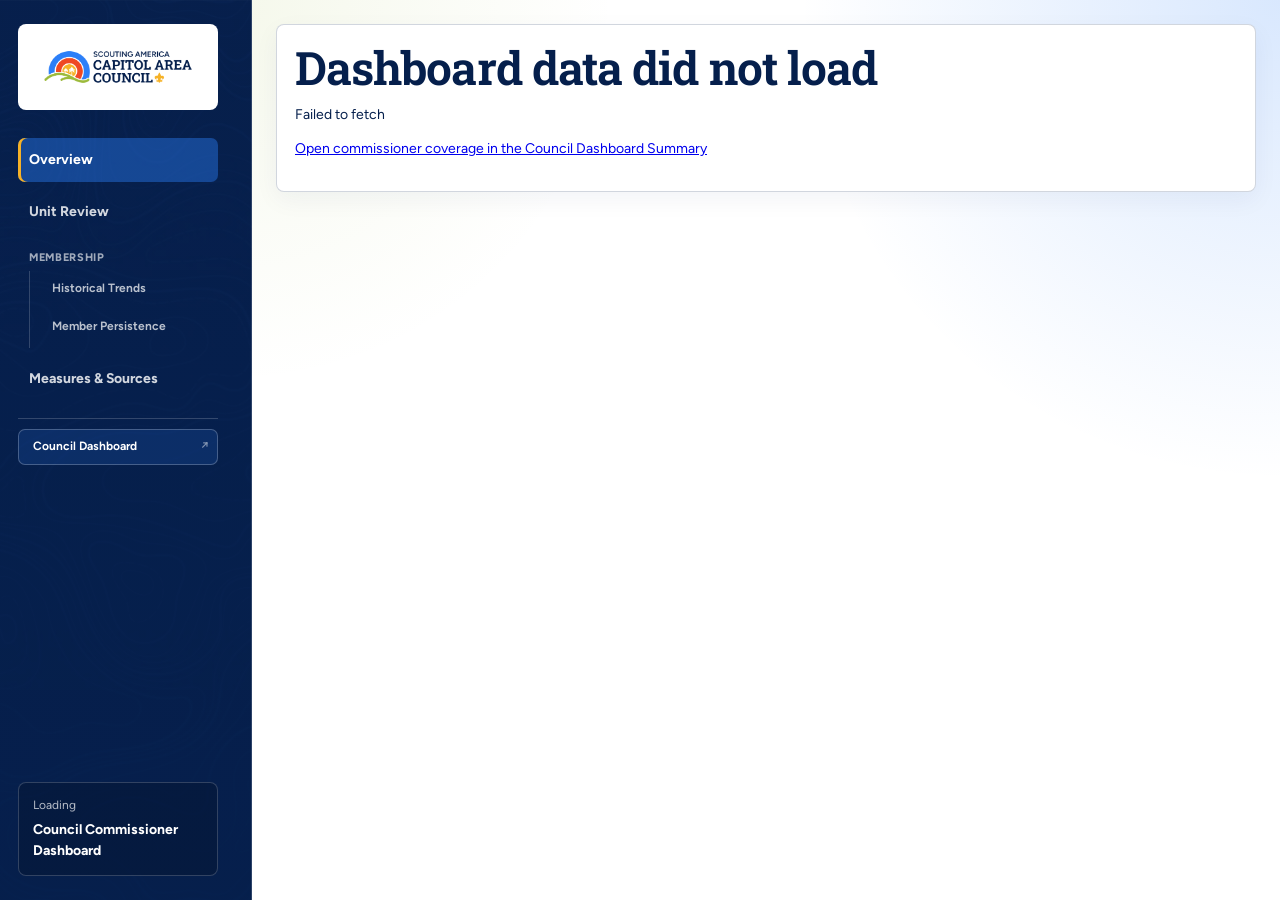
<file: index.html>
<!doctype html>
<html lang="en">
<head>
  <meta charset="utf-8">
  <meta name="viewport" content="width=device-width, initial-scale=1">
  <meta name="color-scheme" content="light dark">
  <link rel="canonical" href="https://pbsargent.github.io/council-commissioner-dashboard/">
  <title>Council Commissioner Dashboard</title>
  <link rel="icon" href="assets/favicon.png?v=20260812-cac-brand-1">
  <link rel="apple-touch-icon" href="assets/apple-touch-icon.png?v=20260812-cac-brand-1">
  <link rel="stylesheet" href="council-dashboard-summary.css?v=20260812-cac-brand-1">
  <link rel="stylesheet" href="cac-theme.css?v=20260812-cac-brand-1">
  <link rel="stylesheet" href="commissioner-theme.css?v=20261105-nav-2">
<link rel="stylesheet" href="commissioner-program.css?v=20261106-program-1"></head>
<body data-page="commissioner">
  <div class="app-shell">
    <aside class="sidebar" aria-label="Commissioner dashboard navigation">
      <div class="brand">
        <img src="assets/cac-logo-horizontal.png?v=20260812-cac-brand-1" alt="Scouting America Capitol Area Council">
      </div>
      <button class="nav-menu-toggle" type="button" aria-expanded="false" aria-controls="commissioner-site-navigation">
        <span aria-hidden="true">☰</span><span>Menu</span>
      </button>
      <nav class="site-navigation commissioner-navigation" id="commissioner-site-navigation" aria-label="Commissioner portal">
  <a class="nav-home" href="index.html">Overview</a>
  <a class="nav-home" href="unit-support.html">Unit Review</a>
  <section class="nav-membership" aria-labelledby="membership-nav-label">
    <h2 class="nav-label" id="membership-nav-label">Membership</h2>
    <div class="nav-children">
      <a class="nav-child" href="membership-history.html">Historical Trends</a>
      <a class="nav-child" href="member-persistence.html">Member Persistence</a>
    </div>
  </section>
  <a class="nav-home" href="measures.html">Measures &amp; Sources</a>
  <div class="nav-return"><a class="nav-child" href="https://pbsargent.github.io/council-dashboard-summary/">Council Dashboard <span class="nav-external" aria-hidden="true">↗</span></a></div>
</nav>
      <div class="sidebar-note">
        <span id="generatedDate">Loading</span>
        <strong>Council Commissioner Dashboard</strong>
      </div>
    </aside>

    <main>
      <header id="overview" class="hero">
        <div>
          <p class="eyebrow">Commissioner subset view</p>
          <h1>Council Commissioner Dashboard <span class="title-data-date" id="titleDataDate"></span></h1>
          <p class="lede">A commissioner-focused home page using the same source data, visual system, and metrics as the Council Dashboard Summary.</p>
          <span class="commissioner-context">People &amp; Readiness · Commissioner Portal</span>
        </div>
      </header>

      <nav class="overview-section-nav" aria-label="On this page"><span>On this page</span><a href="#coverage">Coverage</a><a href="#unassigned">Unassigned commissioners</a><a href="#priority">Unit follow-up</a><a href="#districts">Districts</a><a href="#training">Training &amp; SYT</a><a href="#sources">Sources</a></nav>

      <section class="kpi-grid" id="kpiGrid" aria-label="Commissioner subset metrics"></section>

      <section id="coverage" class="panel" aria-labelledby="coverageTitle">
        <div class="panel-head">
          <div>
            <p class="section-kicker">Coverage support</p>
            <h2 id="coverageTitle">Commissioner Coverage Snapshot</h2>
          </div>
          <div class="panel-actions">
            <a class="detail-link" href="https://pbsargent.github.io/council-dashboard-summary/people.html">Open in Council Dashboard</a>
          </div>
        </div>
        <div class="coverage" id="coverageCards"></div>
      </section>

      <section id="unassigned" class="panel table-panel" aria-labelledby="unassignedTitle">
        <div class="panel-head">
          <div>
            <p class="section-kicker">Coverage gaps</p>
            <h2 id="unassignedTitle">Unassigned Unit Commissioners by District</h2>
          </div>
          <span class="count-pill" id="unassignedCount"></span>
        </div>
        <div class="table-wrap short">
          <table>
            <thead>
              <tr>
                <th>District</th>
                <th class="num">Unassigned UCs</th>
                <th>Unit Commissioners</th>
                <th>Service Area</th>
              </tr>
            </thead>
            <tbody id="unassignedRows"></tbody>
          </table>
        </div>
      </section>

      <section class="dashboard-grid">
        <section id="priority" class="panel wide table-panel" aria-labelledby="priorityTitle">
          <div class="panel-head">
            <div>
              <p class="section-kicker">Unit follow-up</p>
              <h2 id="priorityTitle">Priority Units</h2>
            </div>
            <span class="count-pill" id="priorityCount"></span>
          </div>
          <div class="table-wrap short">
            <table>
              <thead>
                <tr>
                  <th>District</th>
                  <th>Unit</th>
                  <th class="num">Metric</th>
                  <th class="num">Youth</th>
                  <th>Commissioners</th>
                  <th>PIN</th>
                </tr>
              </thead>
              <tbody id="priorityRows"></tbody>
            </table>
          </div>
        </section>

        <section class="panel" aria-labelledby="linksTitle">
          <div class="panel-head compact">
            <div>
              <p class="section-kicker">Related council views</p>
              <h2 id="linksTitle">Commissioner Workbench</h2>
            </div>
          </div>
          <div class="subset-link-grid"><a class="subset-link" href="unit-support.html"><strong>Unit Review</strong><span>Size, membership change and complete tracked-unit follow-up</span></a><a class="subset-link" href="membership-history.html"><strong>Historical Trends</strong><span>Year-end history from 2016, 2026 checkpoints and October comparisons</span></a>
            <a class="subset-link" href="https://pbsargent.github.io/council-dashboard-summary/unit-metrics.html"><strong>Unit Metrics</strong><span>Health by unit and district</span></a>
            <a class="subset-link" href="https://pbsargent.github.io/council-dashboard-summary/training.html"><strong>Training Detail</strong><span>Leader training gaps</span></a>
            <a class="subset-link" href="https://pbsargent.github.io/council-dashboard-summary/syt.html"><strong>SYT Detail</strong><span>Direct-contact readiness</span></a>
            <a class="subset-link" href="https://pbsargent.github.io/council-dashboard-summary/districts.html"><strong>District Performance</strong><span>Council operating table</span></a>
          </div>
        </section>
      </section>

      <section id="districts" class="panel table-panel" aria-labelledby="districtTitle">
        <div class="panel-head">
          <div>
            <p class="section-kicker">District performance summary</p>
            <h2 id="districtTitle">Commissioner-Relevant District Detail</h2>
          </div>
          <div class="panel-actions">
            <select id="serviceAreaSelect" aria-label="Filter service area">
              <option value="">All service areas</option>
            </select>
            <select id="districtSelect" aria-label="Filter district">
              <option value="">All districts</option>
            </select>
            <select id="statusSelect" aria-label="Filter status">
              <option value="">All statuses</option>
              <option value="Needs Attention">Needs Attention</option>
              <option value="Monitor">Monitor</option>
              <option value="On Track">On Track</option>
            </select>
          </div>
        </div>
        <div class="table-wrap">
          <table>
            <thead>
              <tr>
                <th>District</th>
                <th>Service Area</th>
                <th>Status</th>
                <th class="num">Youth</th>
                <th class="num">YoY</th>
                <th class="num">Avg Metric</th>
                <th class="num">At Risk</th>
                <th class="num">Assigned</th>
                <th class="num">Connections<br><span class="subtle">12 Mo.</span></th>
                <th class="num">Official SYT</th>
                <th class="num">Training</th>
                <th>Commissioner</th>
              </tr>
            </thead>
            <tbody id="districtRows"></tbody>
          </table>
        </div>
      </section>

      <section id="training" class="dashboard-grid">
        <section class="panel focus-panel" aria-labelledby="trainingTitle">
          <div class="panel-head compact">
            <div>
              <p class="section-kicker">Training</p>
              <h2 id="trainingTitle">All-Scouter Training</h2>
            </div>
            <div class="panel-actions">
              <a class="detail-link" href="https://pbsargent.github.io/council-dashboard-summary/training.html">More info</a>
              <span class="count-pill" id="trainingStatus"></span>
            </div>
          </div>
          <div id="trainingPanel"></div>
        </section>

        <section class="panel focus-panel" aria-labelledby="sytTitle">
          <div class="panel-head compact">
            <div>
              <p class="section-kicker">SYT</p>
              <h2 id="sytTitle">Official SYT</h2>
            </div>
            <div class="panel-actions">
              <a class="detail-link" href="https://pbsargent.github.io/council-dashboard-summary/syt.html">More info</a>
              <span class="count-pill" id="sytStatus"></span>
            </div>
          </div>
          <div id="sytPanel"></div>
        </section>
      </section>

      <section id="sources" class="panel" aria-labelledby="sourcesTitle">
        <div class="panel-head compact">
          <div>
            <p class="section-kicker">Sources</p>
            <h2 id="sourcesTitle">Canonical Source</h2>
          </div>
        </div>
        <div class="source-grid" id="sourcesGrid"></div>
      </section>
    </main>
  </div>

  <script src="commissioner-program.js?v=20261106-program-1"></script><script src="commissioner-navigation.js?v=20261105-nav-2"></script>
  <script>
    const DATA_URL = "https://pbsargent.github.io/council-dashboard-summary/data/latest.json";
    const FULL_URL = "https://pbsargent.github.io/council-dashboard-summary/";
    const state = { data: null };
    const fmt = new Intl.NumberFormat("en-US");
    const one = new Intl.NumberFormat("en-US", { maximumFractionDigits: 1, minimumFractionDigits: 1 });
    const pct = new Intl.NumberFormat("en-US", { style: "percent", maximumFractionDigits: 1 });
    const signedPct = new Intl.NumberFormat("en-US", { style: "percent", maximumFractionDigits: 1, signDisplay: "always" });
    const signedNum = new Intl.NumberFormat("en-US", { maximumFractionDigits: 0, signDisplay: "always" });

    function esc(value) {
      return String(value ?? "").replace(/[&<>"']/g, (c) => ({
        "&": "&amp;",
        "<": "&lt;",
        ">": "&gt;",
        '"': "&quot;",
        "'": "&#39;",
      })[c]);
    }
    function n(value) { return value == null || Number.isNaN(value) ? "n/a" : fmt.format(value); }
    function p(value) { return value == null || Number.isNaN(value) ? "n/a" : pct.format(value); }
    function sp(value) { return value == null || Number.isNaN(value) ? "n/a" : signedPct.format(value); }
    function metric(value) { return value == null || Number.isNaN(value) ? "n/a" : one.format(value); }
    function statusClass(status) {
      if (status === "On Track") return "good";
      if (status === "Monitor") return "warn";
      return "bad";
    }
    function formatDate(value) {
      const date = new Date(value);
      return Number.isNaN(date.getTime()) ? "n/a" : date.toLocaleString();
    }
    function controlValue(id) {
      return document.getElementById(id)?.value || "";
    }
    function currentDistricts() {
      const serviceArea = controlValue("serviceAreaSelect");
      const district = controlValue("districtSelect");
      const status = controlValue("statusSelect");
      const q = controlValue("searchInput").trim().toLowerCase();
      return state.data.dashboard.districts.filter((row) => {
        const haystack = [row.district, row.service_area, row.district_commissioner, row.field_exec].join(" ").toLowerCase();
        return (!serviceArea || row.service_area === serviceArea)
          && (!district || row.district === district)
          && (!status || row.status === status)
          && (!q || haystack.includes(q));
      });
    }
    function matchingPriorityUnits() {
      const serviceArea = controlValue("serviceAreaSelect");
      const district = controlValue("districtSelect");
      const q = controlValue("searchInput").trim().toLowerCase();
      return state.data.dashboard.priority_units.filter((row) => {
        const haystack = [row.district, row.service_area, row.unit, ...(row.commissioners || []), row.pin_status].join(" ").toLowerCase();
        return (!serviceArea || row.service_area === serviceArea)
          && (!district || row.district === district)
          && (!q || haystack.includes(q));
      });
    }
    function isUnitCommissioner(row) {
      return String(row.position || "").trim().toLowerCase() === "unit commissioner";
    }
    function unassignedUnitCommissioners() {
      const serviceArea = controlValue("serviceAreaSelect");
      const district = controlValue("districtSelect");
      const q = controlValue("searchInput").trim().toLowerCase();
      return state.data.dashboard.commissioners.filter((row) => {
        const haystack = [row.district, row.service_area, row.name, row.position, row.syt_expires].join(" ").toLowerCase();
        return isUnitCommissioner(row)
          && !String(row.assigned_units || "").trim()
          && (!serviceArea || row.service_area === serviceArea)
          && (!district || row.district === district)
          && (!q || haystack.includes(q));
      });
    }
    function ratePanelRows(rows, key) {
      return [...rows].sort((a, b) => (a[key] || 0) - (b[key] || 0)).slice(0, 5);
    }
    function renderRatePanel(targetId, statusId, key, councilValue, threshold, label) {
      const rows = ratePanelRows(currentDistricts(), key);
      const below = state.data.dashboard.districts.filter((row) => (row[key] || 0) < threshold).length;
      document.getElementById(statusId).textContent = `${below} below ${p(threshold)}`;
      document.getElementById(targetId).innerHTML = `
        <div class="focus-metric">
          <strong>${p(councilValue)}</strong>
          <span>Council ${esc(label)}</span>
        </div>
        <div class="focus-bars">
          ${rows.map((row) => {
            const width = Math.max(2, Math.min(100, (row[key] || 0) * 100));
            const tone = (row[key] || 0) < threshold ? "risk" : "good";
            return `
              <div class="focus-row">
                <span>${esc(row.district)}</span>
                <div class="meter"><div class="meter-fill ${tone}" style="width:${width}%"></div></div>
                <strong>${p(row[key])}</strong>
              </div>
            `;
          }).join("")}
        </div>
      `;
    }
    function renderMeta() {
      const data = state.data;
      const generated = new Date(data.generated_at);
      document.getElementById("generatedDate").textContent = Number.isNaN(generated.getTime())
        ? data.generated_date
        : generated.toLocaleString();
      const dataDate = new Date(`${data.generated_date}T00:00:00`);
      const dateLabel = Number.isNaN(dataDate.getTime())
        ? data.generated_date
        : dataDate.toLocaleDateString(undefined, { year: "numeric", month: "short", day: "numeric" });
      document.getElementById("titleDataDate").textContent = `Data current as of ${dateLabel}`;
    }
    function renderControls() {
      const serviceAreaSelect = document.getElementById("serviceAreaSelect");
      const districtSelect = document.getElementById("districtSelect");
      const selectedServiceArea = serviceAreaSelect?.value || "";
      const selectedDistrict = districtSelect?.value || "";
      if (serviceAreaSelect) {
        const serviceAreas = [...new Set(state.data.dashboard.districts.map((row) => row.service_area).filter(Boolean))]
          .sort((a, b) => a.localeCompare(b));
        serviceAreaSelect.innerHTML = `<option value="">All service areas</option>${
          serviceAreas.map((area) => `<option value="${esc(area)}">${esc(area)}</option>`).join("")
        }`;
        serviceAreaSelect.value = serviceAreas.includes(selectedServiceArea) ? selectedServiceArea : "";
      }
      if (!districtSelect) return;
      const options = state.data.dashboard.districts
        .filter((row) => !serviceAreaSelect?.value || row.service_area === serviceAreaSelect.value)
        .map((row) => `<option value="${esc(row.district)}">${esc(row.district)}</option>`)
        .join("");
      districtSelect.innerHTML = `<option value="">All districts</option>${options}`;
      const validDistricts = state.data.dashboard.districts
        .filter((row) => !serviceAreaSelect?.value || row.service_area === serviceAreaSelect.value)
        .map((row) => row.district);
      districtSelect.value = validDistricts.includes(selectedDistrict) ? selectedDistrict : "";
    }
    function renderKpis() {
      const c = state.data.dashboard.council;
      const trained = state.data.dashboard.commissioners.filter((row) => row.trained).length;
      const withAssignments = state.data.dashboard.commissioners.filter((row) => row.assigned_units).length;
      const unitCommissioners = c.unit_commissioners || 0;
      const tiles = [
        ["Assigned", p(c.assigned_pct), `${n(c.assigned_units)} of ${n(c.units)} units`, "good"],
        ["At Risk", n(c.at_risk_units), `${p(c.at_risk_rate)} of council units`, "danger"],
        ["Priority Units", n(state.data.dashboard.priority_units.length), "Lowest unit metric follow-up list", "warning"],
        ["Commissioners", n(c.commissioners), `${n(unitCommissioners)} unit commissioners`, "teal"],
        ["Trained", p(trained / Math.max(1, state.data.dashboard.commissioners.length)), `${n(trained)} commissioner records`, "warning"],
        ["With Assignments", p(withAssignments / Math.max(1, state.data.dashboard.commissioners.length)), `${n(withAssignments)} commissioner records`, "good"],
      ];
      document.getElementById("kpiGrid").innerHTML = tiles.map(([label, value, sub, tone]) => `
        <article class="kpi ${tone}">
          <div>
            <div class="kpi-label">${esc(label)}</div>
            <div class="kpi-value">${esc(value)}</div>
          </div>
          <div class="kpi-sub">${esc(sub)}</div>
        </article>
      `).join("");
    }
    function renderCoverage() {
      const c = state.data.dashboard.council;
      const commissioners = state.data.dashboard.commissioners;
      const trained = commissioners.filter((row) => row.trained).length;
      const withAssignments = commissioners.filter((row) => row.assigned_units).length;
      const unitCommissioners = c.unit_commissioners || 0;
      const cards = [
        ["Registered commissioners", n(c.commissioners), "Total commissioner records in the dashboard extract."],
        ["Unit commissioners", n(unitCommissioners), `${n(c.units)} council units for coverage planning.`],
        ["Commissioners trained", p(trained / Math.max(1, commissioners.length)), `${n(trained)} trained records.`],
        ["With assignments", p(withAssignments / Math.max(1, commissioners.length)), `${n(withAssignments)} commissioners list assigned units.`],
      ];
      document.getElementById("coverageCards").innerHTML = cards.map(([label, value, body]) => `
        <article class="coverage-item"><strong>${esc(value)} ${esc(label)}</strong><p>${esc(body)}</p></article>
      `).join("");
    }
    function renderPriorityRows() {
      const rows = matchingPriorityUnits().sort((a, b) => (a.metric || 0) - (b.metric || 0));
      document.getElementById("priorityCount").textContent = `${rows.length} shown`;
      document.getElementById("priorityRows").innerHTML = rows.map((row) => `
        <tr>
          <td>${esc(row.district)}</td>
          <td><strong>${esc(row.unit)}</strong><div class="subtle">${esc(row.unit_type || "")}</div></td>
          <td class="num">${metric(row.metric)}</td>
          <td class="num">${n(row.youth)}</td>
          <td>${esc((row.commissioners || []).join(", ") || "Unassigned")}</td>
          <td>${esc(row.pin_status || "n/a")}</td>
        </tr>
      `).join("") || '<tr><td colspan="6"><div class="empty-state">No matching priority units.</div></td></tr>';
    }
    function renderUnassignedRows() {
      const rows = unassignedUnitCommissioners();
      const districtLookup = new Map(state.data.dashboard.districts.map((row) => [row.district, row]));
      const grouped = new Map();
      for (const row of rows) {
        const district = row.district || "Council";
        if (!grouped.has(district)) grouped.set(district, []);
        grouped.get(district).push(row);
      }
      const groups = [...grouped.entries()]
        .map(([district, people]) => ({
          district,
          people: people.sort((a, b) => String(a.name || "").localeCompare(String(b.name || ""))),
          districtRow: districtLookup.get(district) || {},
        }))
        .sort((a, b) => b.people.length - a.people.length || a.district.localeCompare(b.district));
      document.getElementById("unassignedCount").textContent = `${n(rows.length)} unassigned`;
      document.getElementById("unassignedRows").innerHTML = groups.map((group) => `
        <tr>
          <td><strong>${esc(group.district)}</strong><div class="subtle">${esc(group.districtRow.district_commissioner || "N/A")}</div></td>
          <td class="num">${n(group.people.length)}</td>
          <td>${group.people.map((row) => `<div><strong>${esc(row.name || "")}</strong><span class="subtle"> ${esc(row.syt_expires ? `SYT ${new Date(row.syt_expires).toLocaleDateString()}` : "")}</span></div>`).join("")}</td>
          <td>${esc(group.districtRow.service_area || group.people[0]?.service_area || "n/a")}<div class="subtle">${esc(group.districtRow.service_area_field_director || group.people[0]?.service_area_field_director || "")}</div></td>
        </tr>
      `).join("") || '<tr><td colspan="4"><div class="empty-state">No unassigned Unit Commissioners match the current filters.</div></td></tr>';
    }
    function renderDistrictRows() {
      const rows = currentDistricts().sort((a, b) => (b.at_risk_rate || 0) - (a.at_risk_rate || 0));
      document.getElementById("districtRows").innerHTML = rows.map((row) => `
        <tr>
          <td><strong>${esc(row.district)}</strong><div class="subtle">${n(row.units)} units</div></td>
          <td>${esc(row.service_area || "n/a")}<div class="subtle">${esc(row.service_area_field_director || "")}</div></td>
          <td><span class="status ${statusClass(row.status)}">${esc(row.status)}</span></td>
          <td class="num">${n(row.members)}</td>
          <td class="num">${sp(row.yoy_pct)}</td>
          <td class="num">${metric(row.avg_metric)}</td>
          <td class="num">${n(row.at_risk_units)} of ${n(row.units)}<div class="subtle">${p(row.at_risk_rate)}</div></td>
          <td class="num">${n(row.assigned_units)} of ${n(row.units)}<div class="subtle">${p(row.assigned_pct)}</div></td>
          <td class="num"><strong>${n(row.connections_12_months)}</strong></td>
          <td class="num">${p(row.syt_pct)}</td>
          <td class="num">${p(row.training_pct)}</td>
          <td>${esc(row.district_commissioner || "N/A")}<div class="subtle">${esc(row.field_exec || "")}</div></td>
        </tr>
      `).join("") || '<tr><td colspan="12"><div class="empty-state">No matching districts.</div></td></tr>';
    }
    function renderTraining() {
      const c = state.data.dashboard.council;
      renderRatePanel("trainingPanel", "trainingStatus", "training_pct", c.training_pct, 0.55, "training completion");
      renderRatePanel("sytPanel", "sytStatus", "syt_pct", c.syt_pct, 0.8, "Official SYT");
    }
    function renderSources() {
      const data = state.data;
      const sources = [
        ["Canonical dashboard data", "Council Dashboard Summary data/latest.json", data.generated_at, DATA_URL],
        ["Dashboard workbook", data.dashboard.source_name, data.dashboard.source_mtime, data.dashboard.source, "https://docs.google.com/spreadsheets/d/1X1Ycz9YY1uwtG2fvD63RdAAREXlyexDd/edit"],
        ["Connection history", data.dashboard.connection_history?.source_name, data.dashboard.connection_history?.source_mtime, data.dashboard.connection_history?.source],
        ["CST7 metric workbook", data.cst.source_name, data.cst.source_mtime, data.cst.source],
        ["Service Area mapping", data.dashboard.service_area_source || "Bill Kohl email, Districts and Service Area", data.generated_at, ""],
      ];
      document.getElementById("sourcesGrid").innerHTML = sources.map(([label, name, mtime, path, workbookUrl]) => `
        <article class="source-card">
          <strong>${esc(label)}</strong>
          <p>${workbookUrl ? `<a href="${esc(workbookUrl)}" target="_blank" rel="noopener noreferrer">Open browser workbook snapshot</a>` : esc(name || "n/a")}</p>
          ${workbookUrl ? `<p>Browser snapshot with fixed values. Snapshot date is recorded on the Membership tab. <a href="https://drive.google.com/uc?export=download&amp;id=1niYkfoHRSG2gbFm1O67bGzlmrViV2qZ-" rel="noopener noreferrer">Download native Excel source</a> for formulas, interactive selectors and refresh.</p>` : ""}
          <p>Updated ${esc(formatDate(mtime))}</p>
          <p class="subtle">${esc(path || "")}</p>
        </article>
      `).join("");
    }
    function renderAll() {
      renderKpis();
      renderCoverage();
      renderUnassignedRows();
      renderPriorityRows();
      renderDistrictRows();
      renderTraining();
      renderSources();
    }
    function bindEvents() {
      ["serviceAreaSelect", "districtSelect", "statusSelect", "searchInput"].forEach((id) => {
        document.getElementById(id)?.addEventListener("input", () => {
          if (id === "serviceAreaSelect") renderControls();
          renderAll();
        });
      });
    }
    async function init() {
      const response = await fetch(DATA_URL, { cache: "no-store" });
      if (!response.ok) throw new Error(`Unable to load canonical dashboard data: ${response.status}`);
      state.data = await response.json();
      renderMeta();
      renderControls();
      bindEvents();
      renderAll();
    }
    init().catch((error) => {
      document.querySelector("main").innerHTML = `
        <section class="panel">
          <h1>Dashboard data did not load</h1>
          <p>${esc(error.message)}</p>
          <p><a href="${FULL_URL}people.html">Open commissioner coverage in the Council Dashboard Summary</a></p>
        </section>
      `;
    });
  </script>
</body>
</html>
</file>
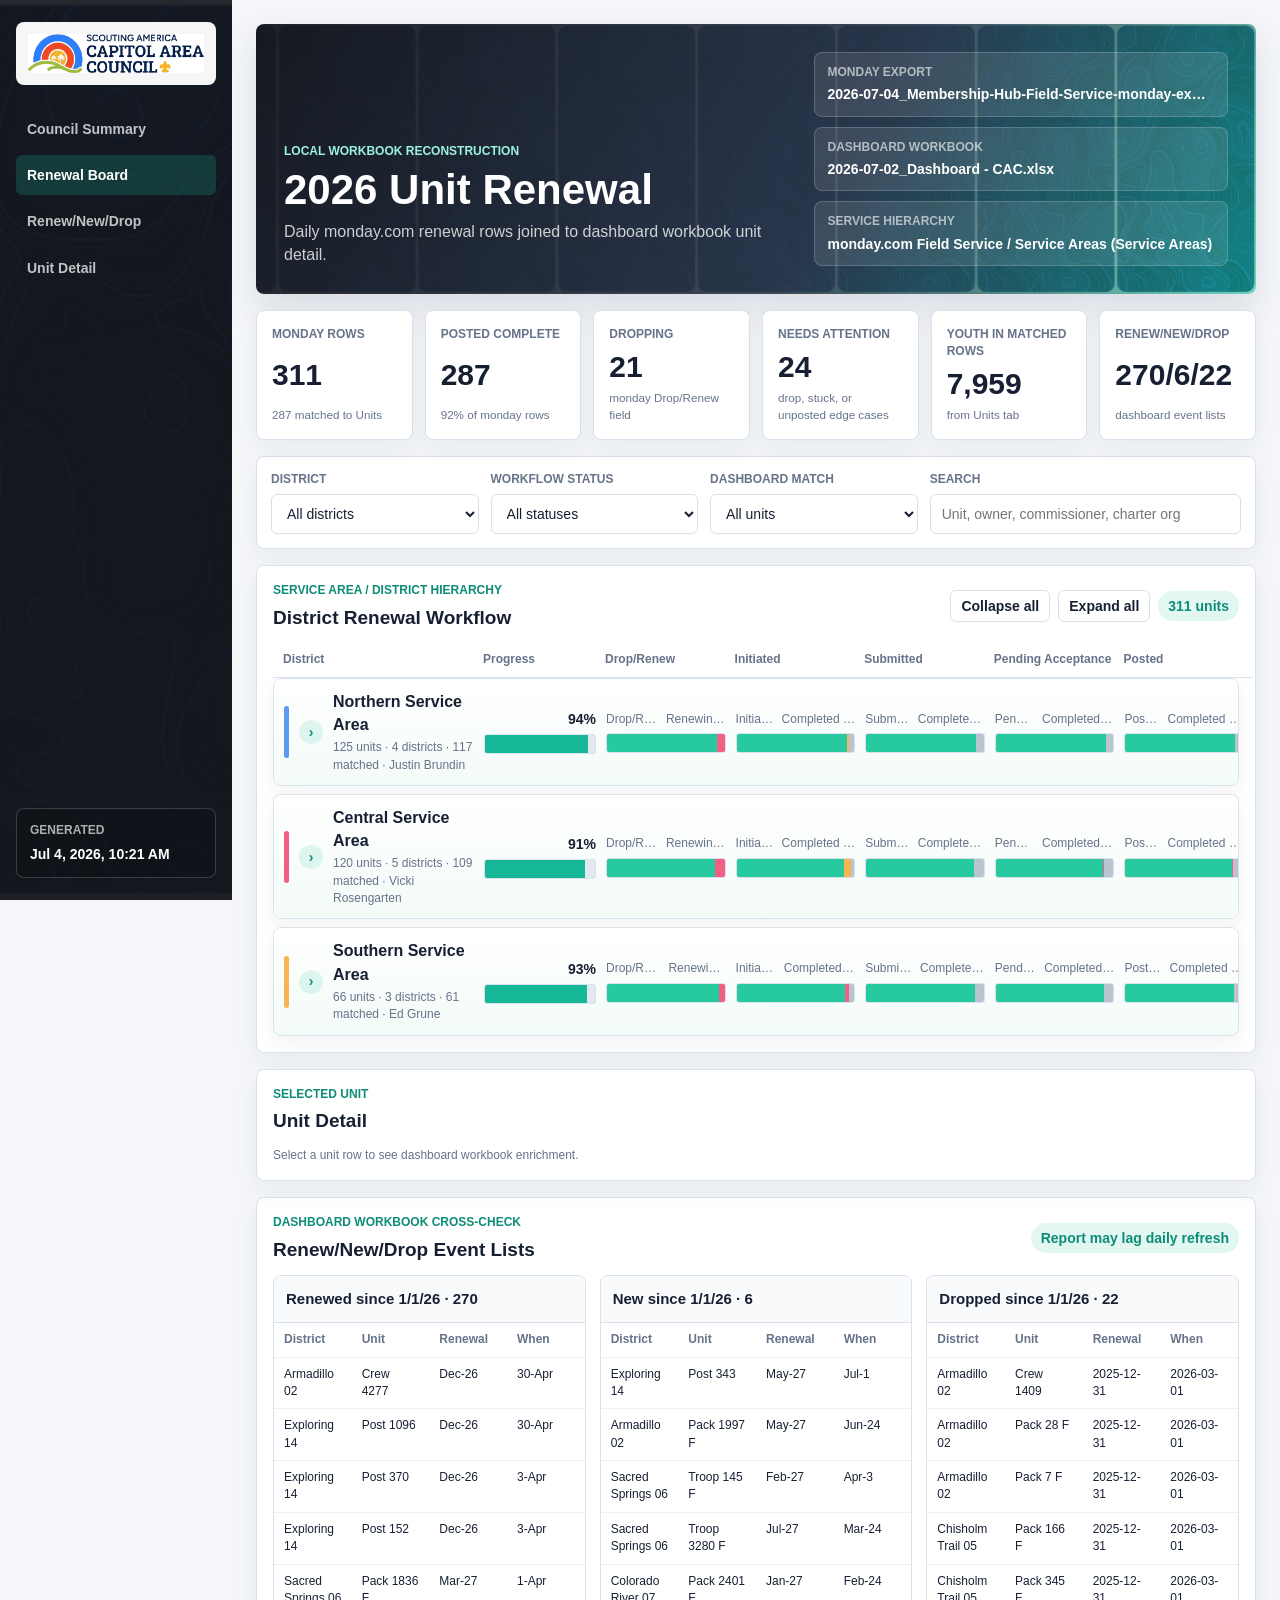
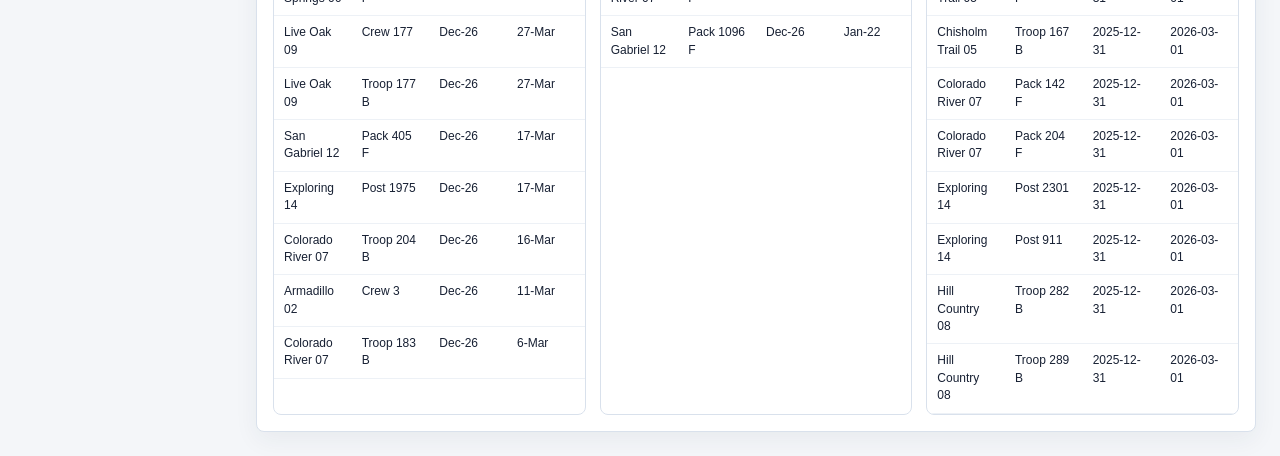
<file: renewal-board/index.html>
<!doctype html>
<html lang="en">
<head>
  <meta charset="utf-8">
  <meta name="viewport" content="width=device-width, initial-scale=1">
  <meta name="color-scheme" content="light dark">
  <title>2026 Unit Renewal Board - Local Recreation</title>
  <link rel="stylesheet" href="styles.css?v=20260703-workflow-layout">
</head>
<body>
  <aside class="rail" aria-label="Dashboard navigation">
    <div class="brand">
      <img src="assets/cac-logo.png" alt="Scouting America Capitol Area Council">
    </div>
    <nav>
      <a href="../index.html">Council Summary</a>
      <a class="active" href="#board">Renewal Board</a>
      <a href="#events">Renew/New/Drop</a>
      <a href="#detail">Unit Detail</a>
    </nav>
    <div class="source-card">
      <span>Generated</span>
      <strong id="generatedAt">Loading</strong>
    </div>
  </aside>

  <main>
    <header class="topbar">
      <div>
        <p class="eyebrow">Local workbook reconstruction</p>
        <h1>2026 Unit Renewal</h1>
        <p class="lede">Daily monday.com renewal rows joined to dashboard workbook unit detail.</p>
      </div>
      <div class="source-stack">
        <div><span>monday export</span><strong id="mondayWorkbook">Loading</strong></div>
        <div><span>dashboard workbook</span><strong id="dashboardWorkbook">Loading</strong></div>
        <div><span>service hierarchy</span><strong id="hierarchySource">Loading</strong></div>
      </div>
    </header>

    <section class="kpis" id="kpis" aria-label="Renewal summary"></section>

    <section class="toolbar" aria-label="Board controls">
      <label>
        <span>District</span>
        <select id="districtFilter"></select>
      </label>
      <label>
        <span>Workflow status</span>
        <select id="statusFilter"></select>
      </label>
      <label>
        <span>Dashboard match</span>
        <select id="matchFilter">
          <option value="">All units</option>
          <option value="matched">Matched to Units tab</option>
          <option value="unmatched">Needs dashboard match</option>
        </select>
      </label>
      <label class="search-control">
        <span>Search</span>
        <input id="searchInput" type="search" placeholder="Unit, owner, commissioner, charter org">
      </label>
    </section>

    <section class="board-layout">
      <section id="board" class="board-panel" aria-labelledby="boardTitle">
        <div class="panel-head">
          <div>
            <p class="eyebrow">Service Area / District hierarchy</p>
            <h2 id="boardTitle">District Renewal Workflow</h2>
          </div>
          <div class="board-actions">
            <button id="collapseAll" class="icon-button" type="button" title="Collapse all districts" aria-label="Collapse all districts">Collapse all</button>
            <button id="expandAll" class="icon-button" type="button" title="Expand all districts" aria-label="Expand all districts">Expand all</button>
            <span id="visibleCount" class="pill">0 units</span>
          </div>
        </div>
        <div class="board-header" aria-hidden="true">
          <span>District</span>
          <span>Progress</span>
          <span>Drop/Renew</span>
          <span>Initiated</span>
          <span>Submitted</span>
          <span>Pending Acceptance</span>
          <span>Posted</span>
        </div>
        <div id="groupRows" class="group-rows"></div>
      </section>

      <aside id="detail" class="detail-panel" aria-labelledby="detailTitle">
        <div class="panel-head compact">
          <div>
            <p class="eyebrow">Selected unit</p>
            <h2 id="detailTitle">Unit Detail</h2>
          </div>
        </div>
        <div id="unitDetail" class="unit-detail empty-state">
          Select a unit row to see dashboard workbook enrichment.
        </div>
      </aside>
    </section>

    <section id="events" class="events-panel" aria-labelledby="eventsTitle">
      <div class="panel-head">
        <div>
          <p class="eyebrow">Dashboard workbook cross-check</p>
          <h2 id="eventsTitle">Renew/New/Drop Event Lists</h2>
        </div>
        <span class="pill">Report may lag daily refresh</span>
      </div>
      <div id="eventLists" class="event-lists"></div>
    </section>
  </main>

  <script src="data.js"></script>
  <script src="app.js"></script>
</body>
</html>
</file>
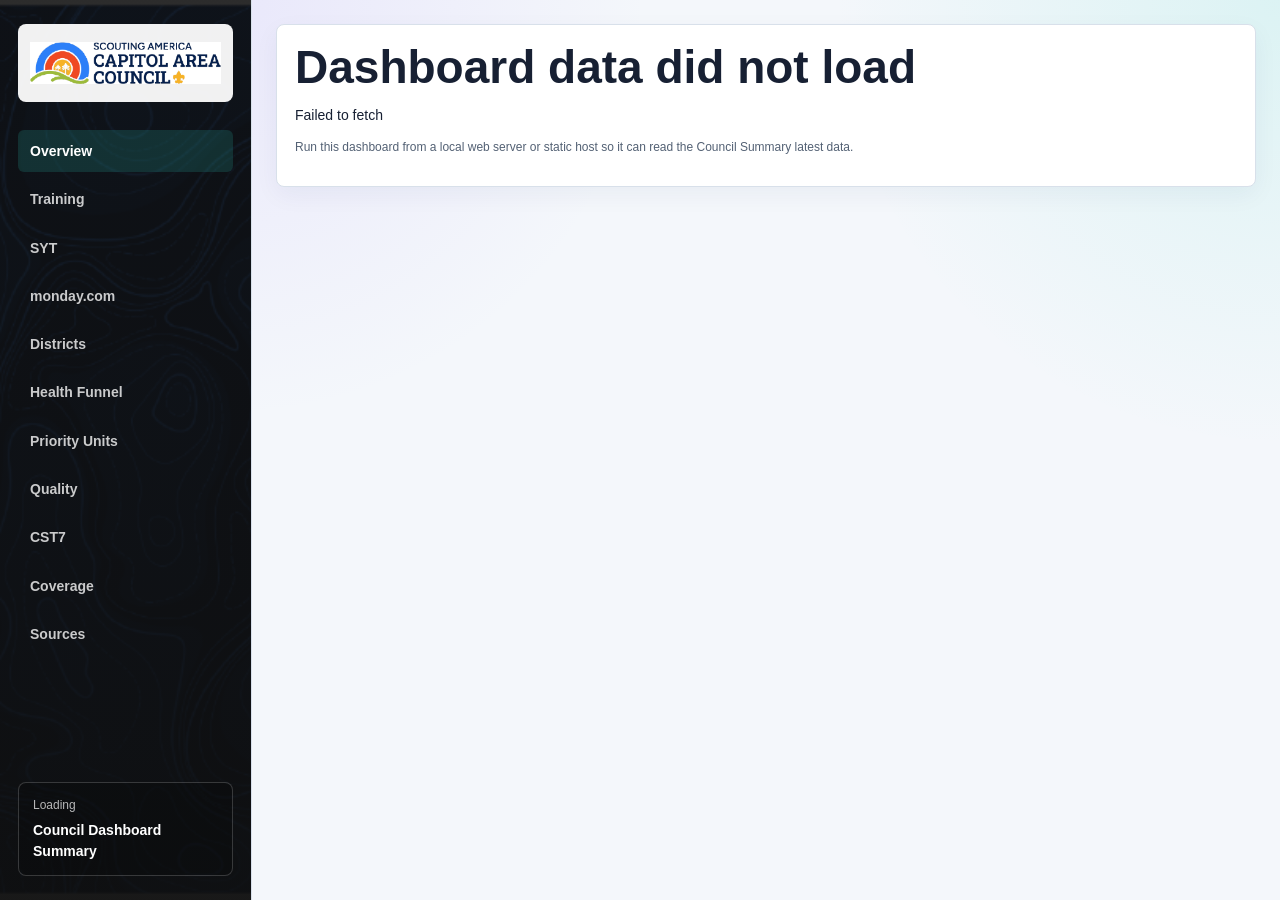
<file: council-dashboard-summary.html>
<!doctype html>
<html lang="en">
<head>
  <meta charset="utf-8">
  <meta name="viewport" content="width=device-width, initial-scale=1">
  <meta name="color-scheme" content="light dark">
  <title>Council Dashboard Summary</title>
  <link rel="icon" type="image/png" href="assets/favicon.png?v=20260628-mark">
  <link rel="apple-touch-icon" href="assets/apple-touch-icon.png?v=20260628-mark">
  <link rel="stylesheet" href="membership-dashboard.css?v=20260628-responsive">
</head>
<body>
  <div class="app-shell">
    <aside class="sidebar" aria-label="Membership dashboard navigation">
      <div class="brand">
        <img src="assets/cac-logo.png?v=20260625-brand" alt="Scouting America Capitol Area Council">
      </div>
      <nav>
        <a href="#overview" class="active">Overview</a>
        <a href="#training">Training</a>
        <a href="#syt">SYT</a>
        <a href="#monday">monday.com</a>
        <a href="#districts">Districts</a>
        <a href="#health">Health Funnel</a>
        <a href="#priority">Priority Units</a>
        <a href="#quality">Quality</a>
        <a href="#territory">CST7</a>
        <a href="#commissioners">Coverage</a>
        <a href="#sources">Sources</a>
      </nav>
      <div class="sidebar-note">
        <span id="generatedDate">Loading</span>
        <strong>Council Dashboard Summary</strong>
      </div>
    </aside>

    <main>
      <header id="overview" class="hero">
        <div>
          <p class="eyebrow">Capitol Area Council (CAC)</p>
          <h1>Council Dashboard Summary <span class="title-data-date" id="titleDataDate"></span></h1>
          <p class="lede">A web-first council view for youth, units, district health, training, SYT, and assignment coverage.</p>
        </div>
        <div class="hero-actions" aria-label="Dashboard controls">
          <label class="control">
            <span>District</span>
            <select id="districtSelect"></select>
          </label>
          <label class="control search">
            <span>Search</span>
            <input id="searchInput" type="search" placeholder="District, unit, commissioner">
          </label>
        </div>
      </header>

      <section class="kpi-grid" id="kpiGrid" aria-label="Council metrics"></section>

      <section class="focus-grid">
        <section id="training" class="panel focus-panel" aria-labelledby="trainingTitle">
          <div class="panel-head compact">
            <div>
              <p class="section-kicker">Training</p>
              <h2 id="trainingTitle">All-Scouter Training</h2>
            </div>
            <div class="panel-actions">
              <a class="detail-link" href="training.html?from=commissioner">More info</a>
              <span class="count-pill" id="trainingStatus"></span>
            </div>
          </div>
          <div id="trainingPanel"></div>
        </section>

        <section id="syt" class="panel focus-panel" aria-labelledby="sytTitle">
          <div class="panel-head compact">
            <div>
              <p class="section-kicker">SYT</p>
              <h2 id="sytTitle">Safeguarding Youth Training</h2>
            </div>
            <div class="panel-actions">
              <a class="detail-link" href="syt.html?from=commissioner">More info</a>
              <span class="count-pill" id="sytStatus"></span>
            </div>
          </div>
          <div id="sytPanel"></div>
        </section>
      </section>

      <section id="monday" class="panel monday-panel" aria-labelledby="mondayTitle">
        <div class="panel-head">
          <div>
            <p class="section-kicker">Monday.com operating view</p>
            <h2 id="mondayTitle">Prospects, Renewals, and Schools</h2>
          </div>
          <span class="source-line" id="mondayUpdated"></span>
        </div>
        <div class="monday-summary" id="mondaySummary"></div>
        <div class="monday-grid">
          <section class="monday-card" aria-labelledby="prospectTitle">
            <div class="monday-card-head">
              <h3 id="prospectTitle">Hot Prospects</h3>
              <a id="prospectLink" href="#" target="_blank" rel="noreferrer">Open board</a>
            </div>
            <div id="mondayProspects"></div>
          </section>
          <section class="monday-card" aria-labelledby="renewalTitle">
            <div class="monday-card-head">
              <h3 id="renewalTitle">2026 Unit Renewal</h3>
              <a id="renewalLink" href="#" target="_blank" rel="noreferrer">Open board</a>
            </div>
            <div id="mondayRenewals"></div>
          </section>
          <section class="monday-card" aria-labelledby="schoolTitle">
            <div class="monday-card-head">
              <h3 id="schoolTitle">Schools</h3>
              <a id="schoolLink" href="#" target="_blank" rel="noreferrer">Open board</a>
            </div>
            <div id="mondaySchools"></div>
          </section>
        </div>
      </section>

      <section class="dashboard-grid">
        <section class="panel wide" aria-labelledby="districtChartTitle">
          <div class="panel-head">
            <div>
              <p class="section-kicker">Membership intelligence</p>
              <h2 id="districtChartTitle">District Membership and Unit Health</h2>
            </div>
            <div class="segmented" role="group" aria-label="Chart metric">
              <button class="active" data-chart-metric="members">Youth</button>
              <button data-chart-metric="at_risk_rate">At Risk</button>
              <button data-chart-metric="assigned_pct">Assigned</button>
              <button data-chart-metric="training_pct">Training</button>
            </div>
          </div>
          <div class="chart-list" id="districtChart"></div>
        </section>

        <section class="panel" aria-labelledby="readTitle">
          <div class="panel-head compact">
            <div>
              <p class="section-kicker">Today&apos;s read</p>
              <h2 id="readTitle">Signals to Watch</h2>
            </div>
          </div>
          <div class="signal-list" id="signals"></div>
        </section>
      </section>

      <section id="districts" class="panel table-panel" aria-labelledby="districtTableTitle">
        <div class="panel-head">
          <div>
            <p class="section-kicker">District performance summary</p>
            <h2 id="districtTableTitle">Operational Detail</h2>
          </div>
          <div class="panel-actions">
            <a class="detail-link" href="unit-metrics.html?from=commissioner">More info</a>
            <select id="statusSelect" aria-label="Filter status">
              <option value="">All statuses</option>
              <option value="Needs Attention">Needs Attention</option>
              <option value="Monitor">Monitor</option>
              <option value="On Track">On Track</option>
            </select>
          </div>
        </div>
        <div class="table-wrap">
          <table>
            <thead>
              <tr>
                <th>District</th>
                <th>Status</th>
                <th class="num">Youth</th>
                <th class="num">YoY</th>
                <th class="num">Avg Metric</th>
                <th class="num">At Risk</th>
                <th class="num">Assigned</th>
                <th class="num">SYT</th>
                <th class="num">Training</th>
                <th>Commissioner</th>
              </tr>
            </thead>
            <tbody id="districtRows"></tbody>
          </table>
        </div>
      </section>

      <section id="health" class="dashboard-grid">
        <section class="panel wide" aria-labelledby="healthTitle">
          <div class="panel-head">
            <div>
              <p class="section-kicker">Funnel and cohort insights</p>
              <h2 id="healthTitle">Unit Health Funnel</h2>
            </div>
          </div>
          <div class="funnel" id="healthFunnel"></div>
        </section>

        <section id="quality" class="panel" aria-labelledby="qualityTitle">
          <div class="panel-head compact">
            <div>
              <p class="section-kicker">Anomaly and quality checks</p>
              <h2 id="qualityTitle">Exceptions</h2>
            </div>
          </div>
          <div class="quality-list" id="qualityChecks"></div>
        </section>
      </section>

      <section class="dashboard-grid">
        <section id="priority" class="panel wide table-panel" aria-labelledby="priorityTitle">
          <div class="panel-head">
            <div>
              <p class="section-kicker">Unit follow-up</p>
              <h2 id="priorityTitle">Priority Units</h2>
            </div>
            <span class="count-pill" id="priorityCount"></span>
          </div>
          <div class="table-wrap short">
            <table>
              <thead>
                <tr>
                  <th>District</th>
                  <th>Unit</th>
                  <th class="num">Metric</th>
                  <th class="num">Youth</th>
                  <th>Commissioners</th>
                  <th>PIN</th>
                </tr>
              </thead>
              <tbody id="priorityRows"></tbody>
            </table>
          </div>
        </section>

        <section id="commissioners" class="panel" aria-labelledby="commissionerTitle">
          <div class="panel-head compact">
            <div>
              <p class="section-kicker">Coverage support</p>
              <h2 id="commissionerTitle">Coverage Snapshot</h2>
            </div>
          </div>
          <div class="coverage" id="coverage"></div>
        </section>
      </section>

      <section class="panel table-panel" aria-labelledby="commissionerRosterTitle">
        <div class="panel-head">
          <div>
            <p class="section-kicker">Coverage roster</p>
            <h2 id="commissionerRosterTitle">Commissioner Coverage Roster</h2>
          </div>
          <span class="count-pill" id="commissionerCount"></span>
        </div>
        <div class="table-wrap short">
          <table>
            <thead>
              <tr>
                <th>District</th>
                <th>Name</th>
                <th>Position</th>
                <th>Trained</th>
                <th>SYT</th>
                <th>Assigned Units</th>
                <th>Unit Health</th>
              </tr>
            </thead>
            <tbody id="commissionerRows"></tbody>
          </table>
        </div>
      </section>

      <section id="territory" class="panel" aria-labelledby="territoryTitle">
        <div class="panel-head">
          <div>
            <p class="section-kicker">Service Territory 07</p>
            <h2 id="territoryTitle">Council Comparison</h2>
          </div>
        </div>
        <div class="table-wrap territory-table" id="territoryGrid"></div>
      </section>

      <section id="sources" class="panel" aria-labelledby="sourcesTitle">
        <div class="panel-head compact">
          <div>
            <p class="section-kicker">Sources</p>
            <h2 id="sourcesTitle">Dashboard Source Workbooks</h2>
          </div>
        </div>
        <div class="source-grid">
          <article class="source-card">
            <strong>Detailed Council Dashboard</strong>
            <p>Live workbook source for the council dashboard.</p>
            <a href="https://1drv.ms/x/c/da89e4b29f338fb5/EYU-672WoZtHkyWzWB6vFqEBjckPXkYjo6sFkspf9YIjfg?e=POdShQ" target="_blank" rel="noreferrer">Open Detailed Council Dashboard</a>
          </article>
          <article class="source-card">
            <strong>Council Service Territory Comparison Data</strong>
            <p>Live workbook source for the CST comparison panel.</p>
            <a href="https://1drv.ms/x/c/da89e4b29f338fb5/Eb1mFJDjNkxBsVfGsmdK-SwB9sDiPo_CuwElSJURTuamqw?e=9htRE3" target="_blank" rel="noreferrer">Open Council Service Territory Comparison Data</a>
          </article>
          <article class="source-card">
            <strong>monday.com Detailed Data</strong>
            <p>For monday.com access to detailed data please contact Bill Kohl.</p>
          </article>
        </div>
      </section>

    </main>
  </div>

  <script src="membership-dashboard.js"></script>
</body>
</html>
</file>
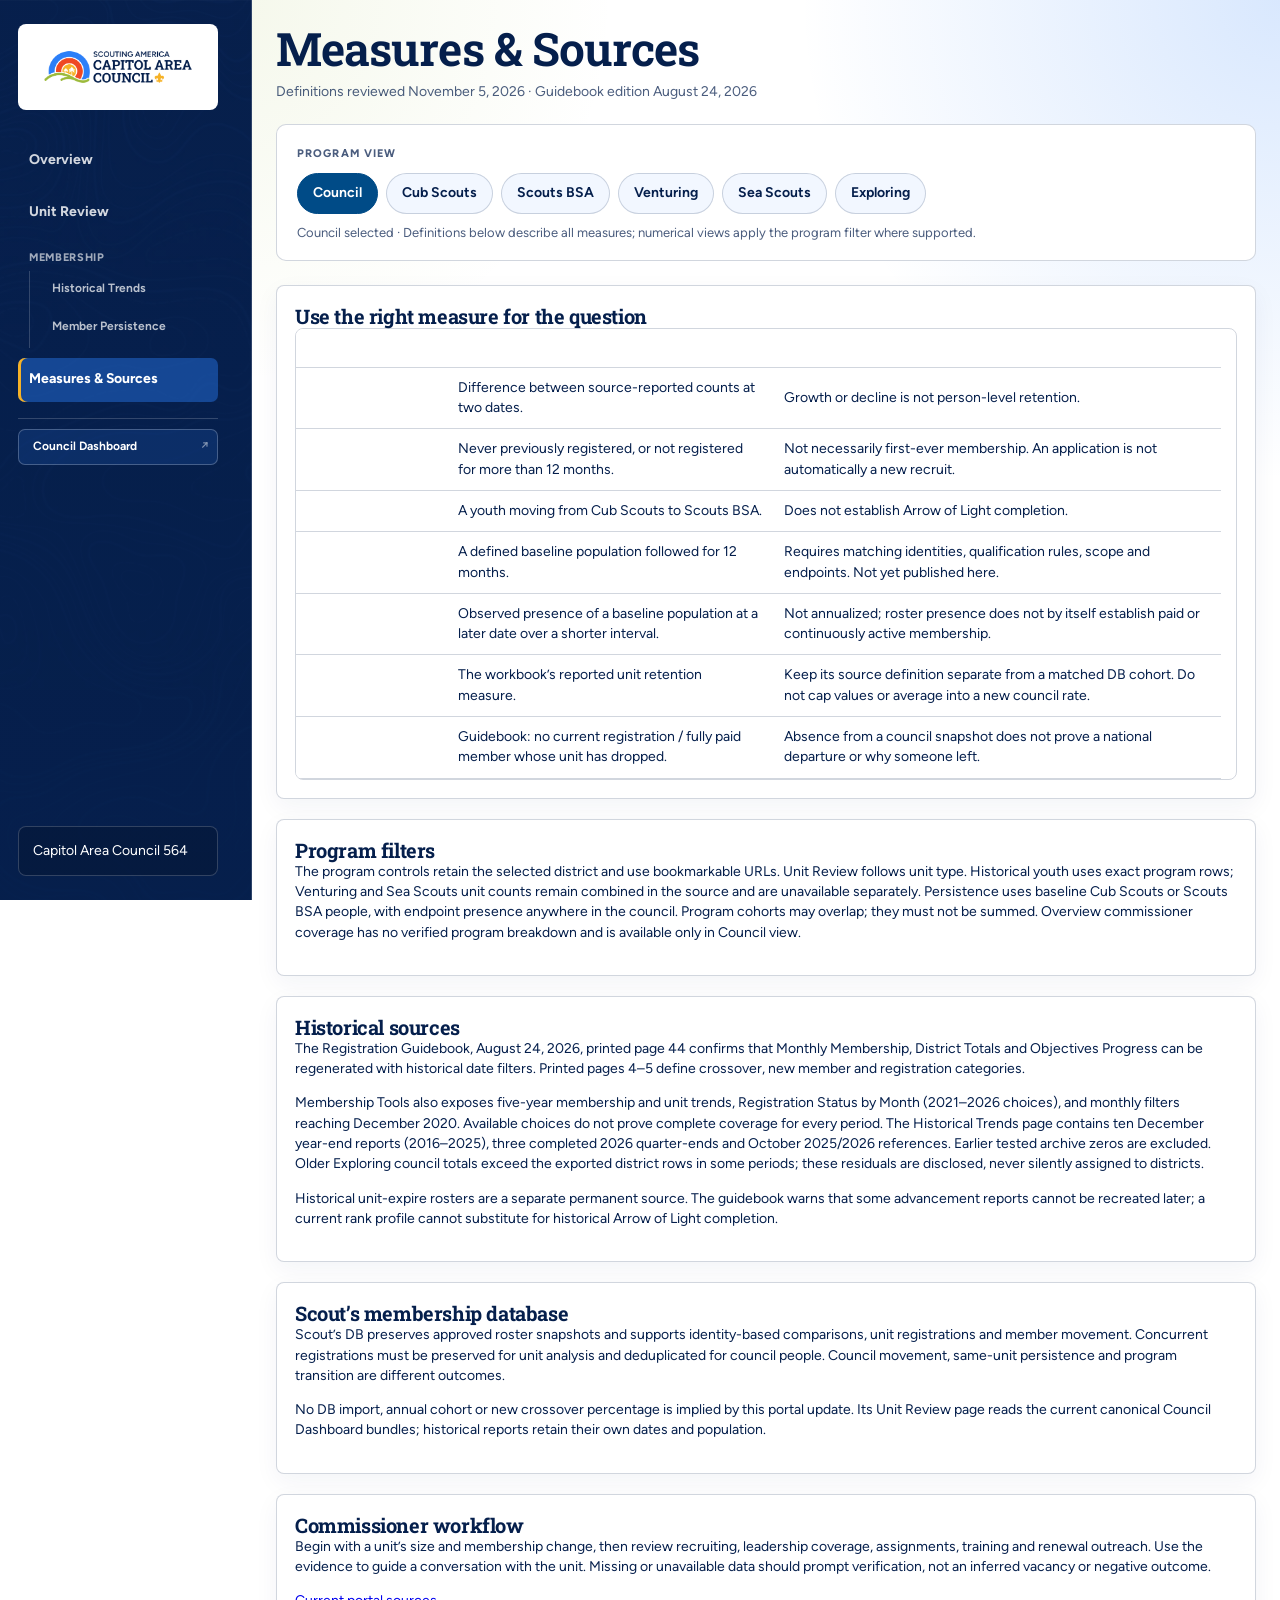
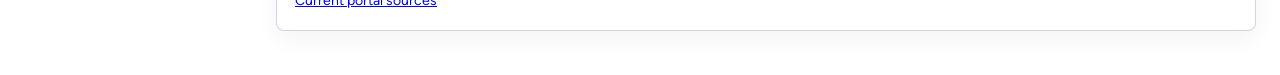
<file: measures.html>
<!doctype html><html lang="en"><head><meta charset="utf-8"><meta name="viewport" content="width=device-width,initial-scale=1"><meta name="color-scheme" content="light dark"><title>Measures &amp; Sources · Commissioner Portal</title><link rel="icon" href="assets/favicon.png"><link rel="stylesheet" href="council-dashboard-summary.css?v=20260812-cac-brand-1"><link rel="stylesheet" href="cac-theme.css?v=20260812-cac-brand-1"><link rel="stylesheet" href="commissioner-theme.css?v=20261105-nav-2"><link rel="stylesheet" href="commissioner-membership.css?v=20261105-1"><link rel="stylesheet" href="commissioner-program.css?v=20261106-program-1"></head><body data-page="commissioner"><div class="app-shell"><aside class="sidebar" aria-label="Commissioner navigation"><div class="brand"><img src="assets/cac-logo-horizontal.png" alt="Capitol Area Council"></div><button class="nav-menu-toggle" aria-controls="commissioner-site-navigation" aria-expanded="false">☰ Menu</button><nav class="site-navigation commissioner-navigation" id="commissioner-site-navigation" aria-label="Commissioner portal">
  <a class="nav-home" href="index.html">Overview</a>
  <a class="nav-home" href="unit-support.html">Unit Review</a>
  <section class="nav-membership" aria-labelledby="membership-nav-label">
    <h2 class="nav-label" id="membership-nav-label">Membership</h2>
    <div class="nav-children">
      <a class="nav-child" href="membership-history.html">Historical Trends</a>
      <a class="nav-child" href="member-persistence.html">Member Persistence</a>
    </div>
  </section>
  <a class="nav-home" href="measures.html">Measures &amp; Sources</a>
  <div class="nav-return"><a class="nav-child" href="https://pbsargent.github.io/council-dashboard-summary/">Council Dashboard <span class="nav-external" aria-hidden="true">↗</span></a></div>
</nav><div class="sidebar-note">Capitol Area Council 564</div></aside><main><header class="page-heading"><h1>Measures &amp; Sources</h1><p id="dataDate" role="status">Loading source dates…</p></header><section class="panel"><h2>Use the right measure for the question</h2><div class="table-wrap history-table"><table><thead><tr><th>Measure</th><th>Meaning</th><th>Limit</th></tr></thead><tbody><tr><th>Membership change</th><td>Difference between source-reported counts at two dates.</td><td>Growth or decline is not person-level retention.</td></tr><tr><th>New member</th><td>Never previously registered, or not registered for more than 12 months.</td><td>Not necessarily first-ever membership. An application is not automatically a new recruit.</td></tr><tr><th>Crossover</th><td>A youth moving from Cub Scouts to Scouts BSA.</td><td>Does not establish Arrow of Light completion.</td></tr><tr><th>Annual retention</th><td>A defined baseline population followed for 12 months.</td><td>Requires matching identities, qualification rules, scope and endpoints. Not yet published here.</td></tr><tr><th>Persistence</th><td>Observed presence of a baseline population at a later date over a shorter interval.</td><td>Not annualized; roster presence does not by itself establish paid or continuously active membership.</td></tr><tr><th>Imported retention</th><td>The workbook’s reported unit retention measure.</td><td>Keep its source definition separate from a matched DB cohort. Do not cap values or average into a new council rate.</td></tr><tr><th>Dropped / member without unit</th><td>Guidebook: no current registration / fully paid member whose unit has dropped.</td><td>Absence from a council snapshot does not prove a national departure or why someone left.</td></tr></tbody></table></div></section><section class="panel"><h2>Program filters</h2><p>The program controls retain the selected district and use bookmarkable URLs. Unit Review follows unit type. Historical youth uses exact program rows; Venturing and Sea Scouts unit counts remain combined in the source and are unavailable separately. Persistence uses baseline Cub Scouts or Scouts BSA people, with endpoint presence anywhere in the council. Program cohorts may overlap; they must not be summed. Overview commissioner coverage has no verified program breakdown and is available only in Council view.</p></section><section class="panel"><h2>Historical sources</h2><p>The Registration Guidebook, August 24, 2026, printed page 44 confirms that Monthly Membership, District Totals and Objectives Progress can be regenerated with historical date filters. Printed pages 4–5 define crossover, new member and registration categories.</p><p>Membership Tools also exposes five-year membership and unit trends, Registration Status by Month (2021–2026 choices), and monthly filters reaching December 2020. Available choices do not prove complete coverage for every period. The Historical Trends page contains ten December year-end reports (2016–2025), three completed 2026 quarter-ends and October 2025/2026 references. Earlier tested archive zeros are excluded. Older Exploring council totals exceed the exported district rows in some periods; these residuals are disclosed, never silently assigned to districts.</p><p>Historical unit-expire rosters are a separate permanent source. The guidebook warns that some advancement reports cannot be recreated later; a current rank profile cannot substitute for historical Arrow of Light completion.</p></section><section class="panel"><h2>Scout’s membership database</h2><p>Scout’s DB preserves approved roster snapshots and supports identity-based comparisons, unit registrations and member movement. Concurrent registrations must be preserved for unit analysis and deduplicated for council people. Council movement, same-unit persistence and program transition are different outcomes.</p><p>No DB import, annual cohort or new crossover percentage is implied by this portal update. Its Unit Review page reads the current canonical Council Dashboard bundles; historical reports retain their own dates and population.</p></section><section class="panel"><h2>Commissioner workflow</h2><p>Begin with a unit’s size and membership change, then review recruiting, leadership coverage, assignments, training and renewal outreach. Use the evidence to guide a conversation with the unit. Missing or unavailable data should prompt verification, not an inferred vacancy or negative outcome.</p><a href="index.html#sources">Current portal sources</a></section></main></div><script src="commissioner-program.js?v=20261106-program-1"></script><script src="commissioner-navigation.js?v=20261105-nav-2"></script><script>document.getElementById("dataDate").textContent="Definitions reviewed November 5, 2026 · Guidebook edition August 24, 2026";</script></body></html>
</file>
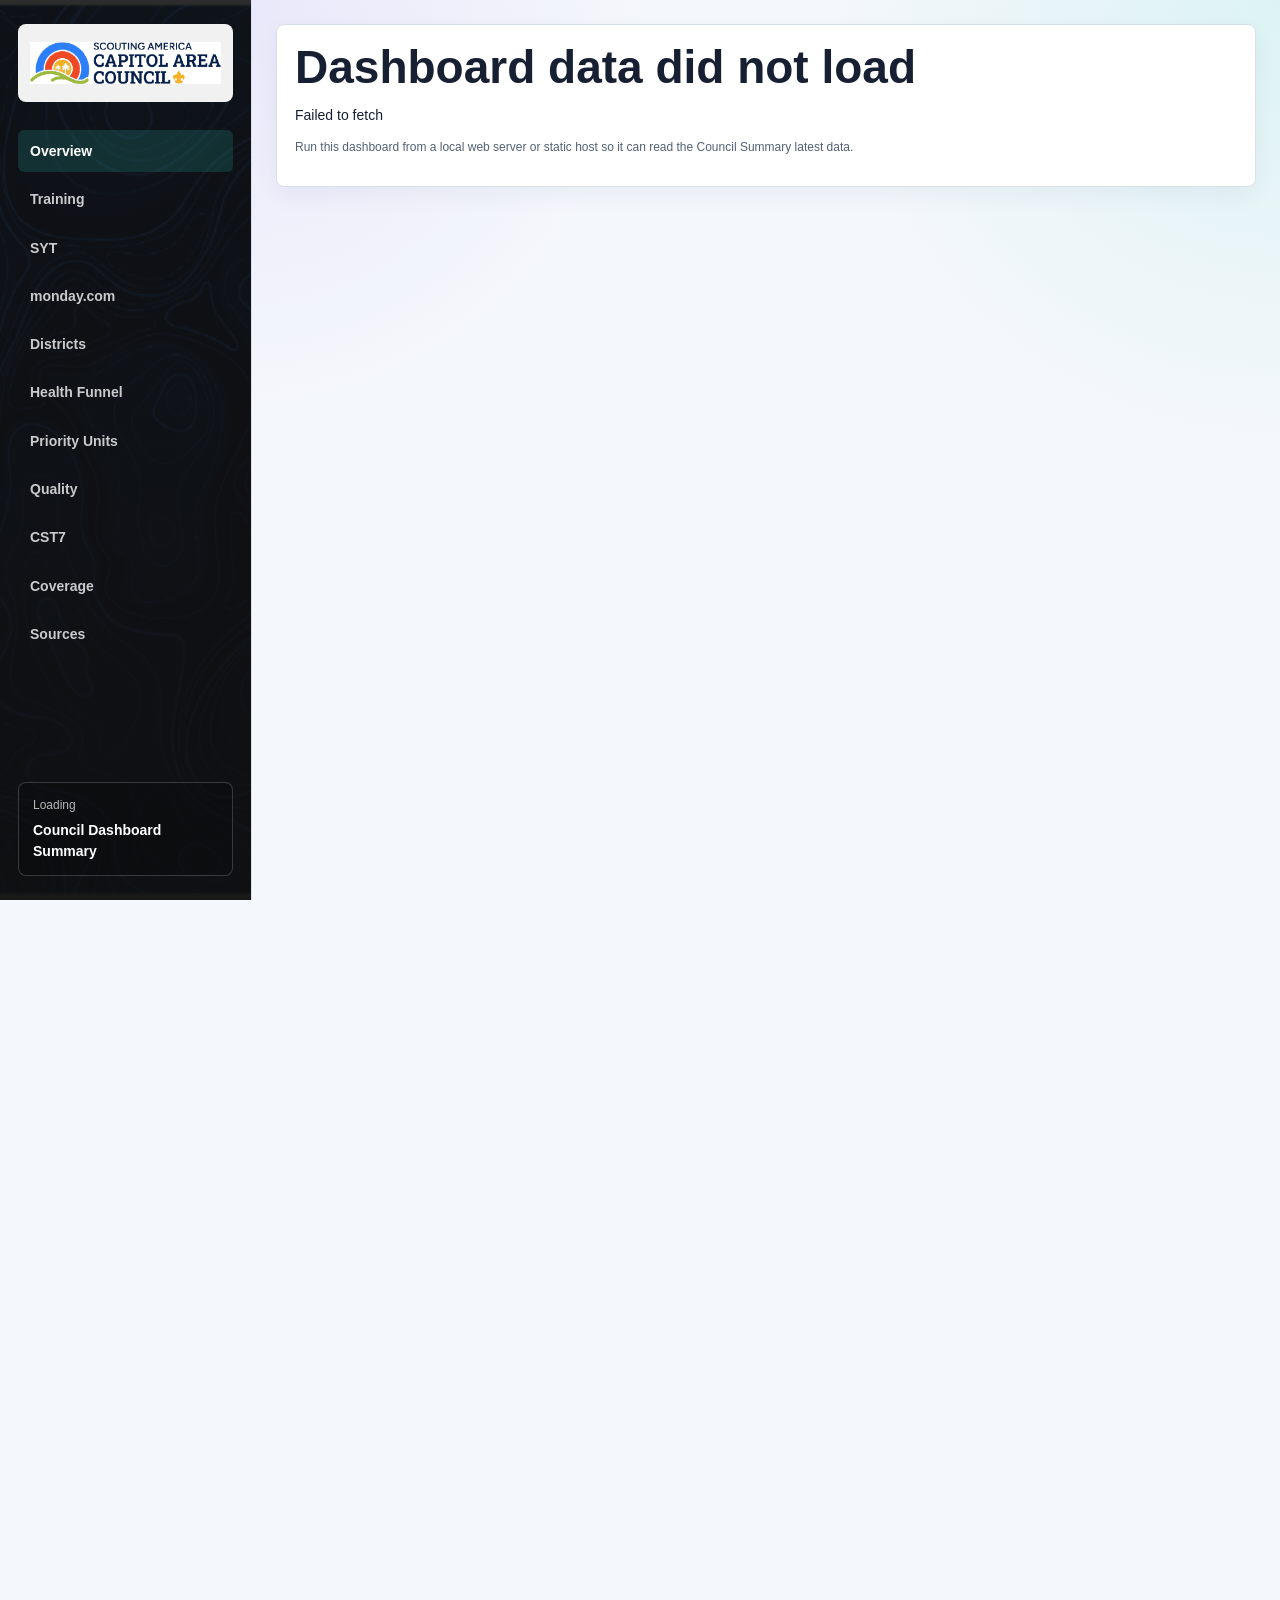
<file: membership-dashboard.html>
<!doctype html>
<html lang="en">
<head>
  <meta charset="utf-8">
  <meta name="viewport" content="width=device-width, initial-scale=1">
  <meta http-equiv="refresh" content="0; url=council-dashboard-summary.html">
  <title>Council Dashboard Summary</title>
  <link rel="canonical" href="council-dashboard-summary.html">
</head>
<body>
  <p><a href="council-dashboard-summary.html">Open Council Dashboard Summary</a></p>
</body>
</html>
</file>
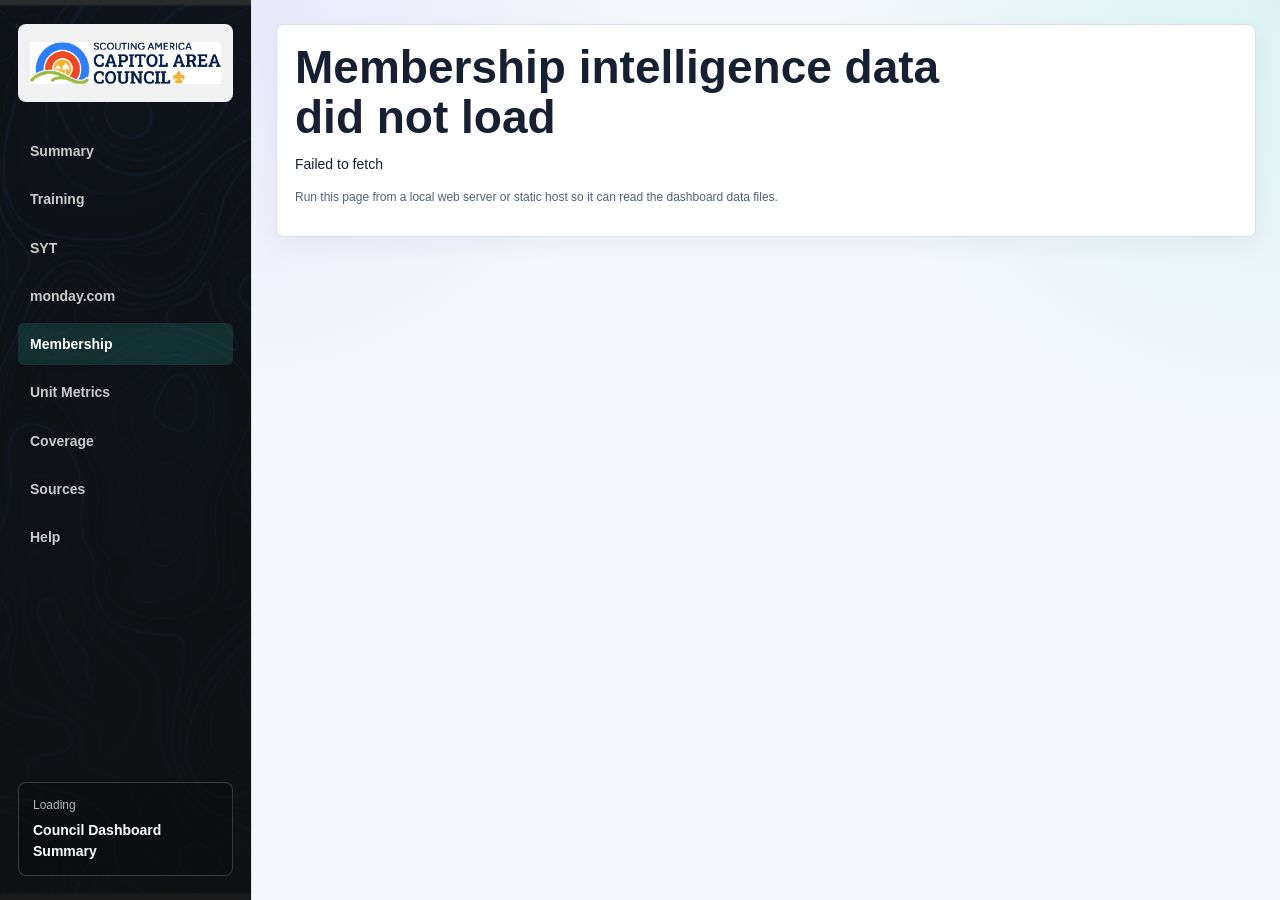
<file: membership.html>
<!doctype html>
<html lang="en">
<head>
  <meta charset="utf-8">
  <meta name="viewport" content="width=device-width, initial-scale=1">
  <meta name="color-scheme" content="light dark">
  <title>Membership Intelligence - Council Dashboard Summary</title>
  <link rel="icon" type="image/png" href="assets/favicon.png?v=20260628-mark">
  <link rel="apple-touch-icon" href="assets/apple-touch-icon.png?v=20260628-mark">
  <link rel="stylesheet" href="council-dashboard-summary.css?v=20260701-service-area-hierarchy">
</head>
<body>
  <div class="app-shell">
    <aside class="sidebar" aria-label="Membership intelligence navigation">
      <div class="brand">
        <img src="assets/cac-logo.png?v=20260625-brand" alt="Scouting America Capitol Area Council">
      </div>
      <nav>
        <a href="index.html#overview">Summary</a>
        <a href="index.html#training">Training</a>
        <a href="index.html#syt">SYT</a>
        <a href="monday.html">monday.com</a>
        <a href="membership.html" class="active">Membership</a>
        <a href="unit-metrics.html">Unit Metrics</a>
        <a href="index.html#commissioners">Coverage</a>
        <a href="index.html#sources">Sources</a>
        <a href="https://pbsargent.github.io/council-dashboard-summary/docs/Council-Dashboard-Summary-Source-and-Calculation-Guide.pdf" target="_blank" rel="noreferrer">Help</a>
      </nav>
      <div class="sidebar-note">
        <span id="generatedDate">Loading</span>
        <strong>Council Dashboard Summary</strong>
      </div>
    </aside>

    <main>
      <header class="hero detail-hero">
        <div>
          <p class="eyebrow">Membership intelligence</p>
          <h1>Membership Intelligence <span class="title-data-date" id="titleDataDate"></span></h1>
          <p class="lede">District-level membership, market opportunity, unit health, pipeline, and renewal signals.</p>
        </div>
        <div class="hero-actions">
          <a class="detail-link" data-back-context data-summary-href="index.html#districtChartTitle" href="index.html#districtChartTitle">Back to Council Summary Dashboard</a>
        </div>
      </header>

      <section class="kpi-grid" id="membershipKpis" aria-label="Membership intelligence metrics"></section>

      <section class="detail-toolbar membership-toolbar" aria-label="Membership intelligence filters">
        <label class="control">
          <span>District</span>
          <select id="districtSelect"></select>
        </label>
        <label class="control">
          <span>Status</span>
          <select id="statusSelect"></select>
        </label>
        <label class="control">
          <span>Sort</span>
          <select id="sortSelect">
            <option value="focus">Priority signal</option>
            <option value="members">Youth membership</option>
            <option value="tay">Youth / TAY</option>
            <option value="yoy">YoY movement</option>
            <option value="risk">At-risk units</option>
            <option value="pipeline">Hot prospects</option>
            <option value="renewal">Renewal follow-up</option>
          </select>
        </label>
        <label class="control search">
          <span>Search</span>
          <input id="searchInput" type="search" placeholder="District, status, signal">
        </label>
      </section>

      <section class="dashboard-grid">
        <section class="panel wide" aria-labelledby="opportunityTitle">
          <div class="panel-head">
            <div>
              <p class="section-kicker">Opportunity and risk</p>
              <div class="panel-title-row">
                <h2 id="opportunityTitle">District Membership Priority</h2>
                <button class="panel-help" type="button" aria-label="District Membership Priority source help" title="Source: Council dashboard workbook Membership and Unit Metrics tabs plus monday.com school, prospect, and renewal rows. Priority indicator is a dashboard-created aid for spotting opportunity and risk.">?</button>
              </div>
            </div>
            <span class="count-pill" id="priorityCount"></span>
          </div>
          <div class="chart-list" id="priorityBars"></div>
        </section>

        <section class="panel" aria-labelledby="signalsTitle">
          <div class="panel-head compact">
            <div>
              <p class="section-kicker">Signals</p>
              <div class="panel-title-row">
                <h2 id="signalsTitle">Where to Look First</h2>
                <button class="panel-help" type="button" aria-label="Where to Look First source help" title="Source: computed from membership, unit health, school/TAY, prospect, and renewal data. Highlights the strongest current follow-up opportunities.">?</button>
              </div>
            </div>
          </div>
          <div class="signal-list" id="signals"></div>
        </section>
      </section>

      <section class="dashboard-grid">
        <section class="panel wide" aria-labelledby="tayTitle">
          <div class="panel-head">
            <div>
              <p class="section-kicker">Market context</p>
              <div class="panel-title-row">
                <h2 id="tayTitle">Youth Membership as Percent of TAY</h2>
                <button class="panel-help" type="button" aria-label="Youth Membership as Percent of TAY source help" title="Source: official district youth from the Membership tab divided by attributed TAY from the monday.com Schools export. Multi-district school rows contribute full TAY to each listed district.">?</button>
              </div>
            </div>
            <span class="count-pill" id="tayCount"></span>
          </div>
          <div class="chart-list" id="tayBars"></div>
        </section>

        <section class="panel" aria-labelledby="pipelineTitle">
          <div class="panel-head compact">
            <div>
              <p class="section-kicker">Operating follow-up</p>
              <div class="panel-title-row">
                <h2 id="pipelineTitle">Pipeline and Renewal Signals</h2>
                <button class="panel-help" type="button" aria-label="Pipeline and Renewal Signals source help" title="Source: monday.com prospects and renewal sheets joined to official district membership context. Shows pipeline and renewal conditions that may affect membership outcomes.">?</button>
              </div>
            </div>
          </div>
          <div class="signal-list" id="pipelineSignals"></div>
        </section>
      </section>

      <section class="panel detail-table membership-detail-table" aria-labelledby="tableTitle">
        <div class="panel-head">
          <div>
            <p class="section-kicker">District intelligence table</p>
            <div class="panel-title-row">
              <h2 id="tableTitle">Membership Opportunity Detail</h2>
              <button class="panel-help" type="button" aria-label="Membership Opportunity Detail source help" title="Source: official district rows from the Council dashboard workbook enriched with monday.com school/TAY, prospect, and renewal rollups. One row per official district after filters.">?</button>
            </div>
          </div>
          <span class="count-pill" id="rowCount"></span>
        </div>
        <div class="table-wrap">
          <table>
            <thead>
              <tr>
                <th>District</th>
                <th>Status</th>
                <th class="num">Youth</th>
                <th class="num">YoY</th>
                <th class="num">Youth / TAY</th>
                <th class="num">Schools</th>
                <th class="num">No Unit</th>
                <th class="num">Units</th>
                <th class="num">At Risk</th>
                <th class="num">Healthy</th>
                <th class="num">Hot Prospects</th>
                <th class="num">Stuck</th>
                <th class="num">Renewal Follow-Up</th>
                <th>Signal</th>
              </tr>
            </thead>
            <tbody id="districtRows"></tbody>
          </table>
        </div>
      </section>
    </main>
  </div>

  <script src="panel-help.js?v=20260630-active-help"></script>
  <script src="membership-detail.20260626.js?v=20260701-service-area-hierarchy"></script>
  <script src="back-context.js?v=20260627-back-context"></script>
</body>
</html>
</file>
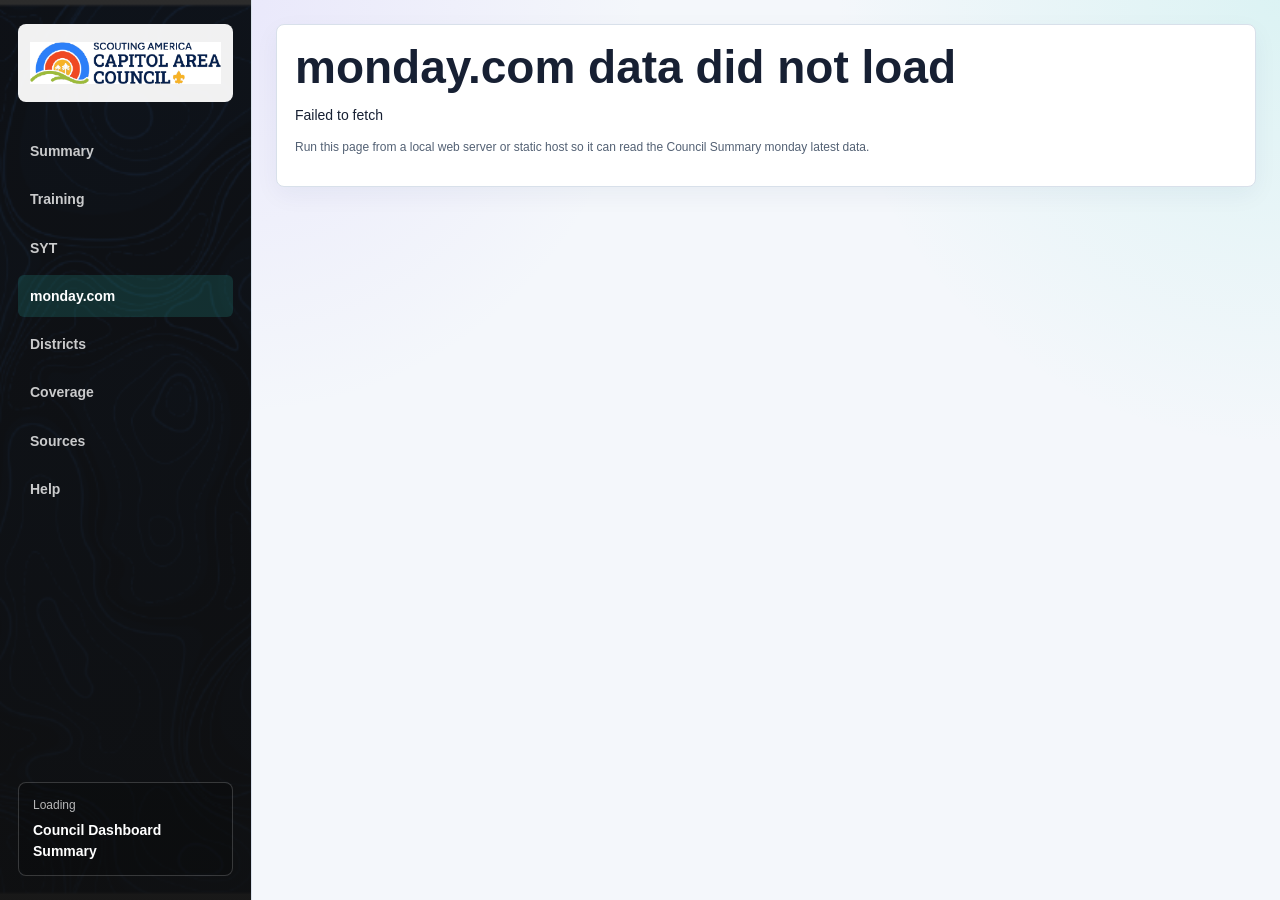
<file: monday.html>
<!doctype html>
<html lang="en">
<head>
  <meta charset="utf-8">
  <meta name="viewport" content="width=device-width, initial-scale=1">
  <meta name="color-scheme" content="light dark">
  <title>monday.com Detail - Council Dashboard Summary</title>
  <link rel="icon" type="image/png" href="assets/favicon.png?v=20260628-mark">
  <link rel="apple-touch-icon" href="assets/apple-touch-icon.png?v=20260628-mark">
  <link rel="stylesheet" href="council-dashboard-summary.css?v=20260701-service-area-hierarchy">
</head>
<body>
  <div class="app-shell">
    <aside class="sidebar" aria-label="monday.com dashboard navigation">
      <div class="brand">
        <img src="assets/cac-logo.png?v=20260625-brand" alt="Scouting America Capitol Area Council">
      </div>
      <nav>
        <a href="index.html#overview">Summary</a>
        <a href="index.html#training">Training</a>
        <a href="index.html#syt">SYT</a>
        <a href="monday.html" class="active">monday.com</a>
        <a href="index.html#districts">Districts</a>
        <a href="index.html#commissioners">Coverage</a>
        <a href="index.html#sources">Sources</a>
        <a href="https://pbsargent.github.io/council-dashboard-summary/docs/Council-Dashboard-Summary-Source-and-Calculation-Guide.pdf" target="_blank" rel="noreferrer">Help</a>
      </nav>
      <div class="sidebar-note">
        <span id="generatedDate">Loading</span>
        <strong>Council Dashboard Summary</strong>
      </div>
    </aside>

    <main>
      <header class="hero detail-hero">
        <div>
          <p class="eyebrow">monday.com operating detail</p>
          <h1>Prospects, Renewals, and Schools <span class="title-data-date" id="titleDataDate"></span></h1>
          <p class="lede">Board-level drill-down from the daily monday.com export workbook, focused on membership operations follow-up.</p>
        </div>
        <div class="hero-actions">
          <a class="detail-link" data-back-context data-summary-href="index.html#monday" href="index.html#monday">Back to Council Summary Dashboard</a>
        </div>
      </header>

      <section class="kpi-grid" id="mondayDetailKpis" aria-label="monday.com operating metrics"></section>

      <section class="detail-toolbar monday-detail-toolbar" aria-label="monday.com filters">
        <label class="control">
          <span>Board</span>
          <select id="boardSelect">
            <option value="all">All boards</option>
            <option value="prospects">Hot Prospects</option>
            <option value="renewals">2026 Unit Renewal</option>
            <option value="schools">Schools</option>
          </select>
        </label>
        <label class="control">
          <span>District</span>
          <select id="districtSelect"></select>
        </label>
        <label class="control">
          <span>Status / Stage</span>
          <select id="statusSelect"></select>
        </label>
        <label class="control search">
          <span>Search</span>
          <input id="searchInput" type="search" placeholder="Name, district, status, city, unit">
        </label>
      </section>

      <section class="dashboard-grid">
        <section class="panel wide" aria-labelledby="districtTitle">
          <div class="panel-head">
            <div>
              <p class="section-kicker">District view</p>
              <div class="panel-title-row">
                <h2 id="districtTitle">Operating Load by District</h2>
                <button class="panel-help" type="button" aria-label="Operating Load by District source help" title="Source: daily monday.com export workbook. Counts rows by official district after the selected board, district, status, and search filters are applied.">?</button>
              </div>
            </div>
            <span class="count-pill" id="districtCount"></span>
          </div>
          <div class="chart-list" id="districtBars"></div>
        </section>

        <section class="panel" aria-labelledby="signalsTitle">
          <div class="panel-head compact">
            <div>
              <p class="section-kicker">Signals</p>
              <div class="panel-title-row">
                <h2 id="signalsTitle">Follow-Up Watch Points</h2>
                <button class="panel-help" type="button" aria-label="Follow-Up Watch Points source help" title="Source: computed from filtered monday.com export rows. Calls out stuck prospects, unscheduled starts, renewal posting gaps, and school follow-up signals.">?</button>
              </div>
            </div>
          </div>
          <div class="signal-list" id="signals"></div>
        </section>
      </section>

      <section class="dashboard-grid">
        <section class="panel wide" aria-labelledby="stageTitle">
          <div class="panel-head">
            <div>
              <p class="section-kicker">Stage mix</p>
              <div class="panel-title-row">
                <h2 id="stageTitle">Status and Workflow Distribution</h2>
                <button class="panel-help" type="button" aria-label="Status and Workflow Distribution source help" title="Source: daily monday.com export workbook. Groups filtered rows by status, stage, or workflow field depending on the selected board.">?</button>
              </div>
            </div>
          </div>
          <div class="chart-list" id="stageBars"></div>
        </section>

        <section class="panel" aria-labelledby="sourceTitle">
          <div class="panel-head compact">
            <div>
              <p class="section-kicker">Source</p>
              <div class="panel-title-row">
                <h2 id="sourceTitle">Workbook Freshness</h2>
                <button class="panel-help" type="button" aria-label="Workbook Freshness source help" title="Source: data/monday-latest.json metadata. Shows when the monday.com workbook or API fallback was last extracted and which workbook supplied the rows.">?</button>
              </div>
            </div>
          </div>
          <div class="signal-list" id="sourceCards"></div>
        </section>
      </section>

      <section class="panel detail-table tay-table" aria-labelledby="tayTitle">
        <div class="panel-head">
          <div>
            <p class="section-kicker">School market context</p>
            <div class="panel-title-row">
              <h2 id="tayTitle">Membership as Percent of Total Available Youth</h2>
              <button class="panel-help" type="button" aria-label="Membership as Percent of Total Available Youth source help" title="Source: monday.com Schools sheet TAY plus Council dashboard workbook Membership tab youth. District TAY attributes the full school TAY to each listed official district.">?</button>
            </div>
          </div>
          <span class="count-pill" id="tayCount"></span>
        </div>
        <div class="table-wrap short">
          <table>
            <thead>
              <tr>
                <th>District</th>
                <th class="num">Schools</th>
                <th class="num">Total Available Youth</th>
                <th class="num">Youth Membership</th>
                <th class="num">Membership / TAY</th>
              </tr>
            </thead>
            <tbody id="tayRows"></tbody>
          </table>
        </div>
        <p class="subtle">For schools assigned to multiple Scouting Districts, TAY is attributed to each listed district.</p>
      </section>

      <section class="panel detail-table monday-detail-table" aria-labelledby="tableTitle">
        <div class="panel-head">
          <div>
            <p class="section-kicker">Daily monday.com export workbook</p>
            <div class="panel-title-row">
              <h2 id="tableTitle">Operating Detail Rows</h2>
              <button class="panel-help" type="button" aria-label="Operating Detail Rows source help" title="Source: daily monday.com export workbook rows for prospects, renewals, and schools. Table is filtered by board, district, status/stage, and search text, then capped for browser performance.">?</button>
            </div>
          </div>
          <span class="count-pill" id="rowCount"></span>
        </div>
        <div class="table-wrap">
          <table>
            <thead>
              <tr>
                <th>Board</th>
                <th>Name</th>
                <th>District</th>
                <th>Status / Stage</th>
                <th>Type / Intent</th>
                <th>Timing</th>
                <th>Follow-Up Field</th>
                <th>Updated</th>
              </tr>
            </thead>
            <tbody id="detailRows"></tbody>
          </table>
        </div>
      </section>
    </main>
  </div>

  <script src="panel-help.js?v=20260630-active-help"></script>
  <script src="monday-detail.js?v=20260703-stage-distribution"></script>
  <script src="back-context.js?v=20260627-back-context"></script>
</body>
</html>
</file>
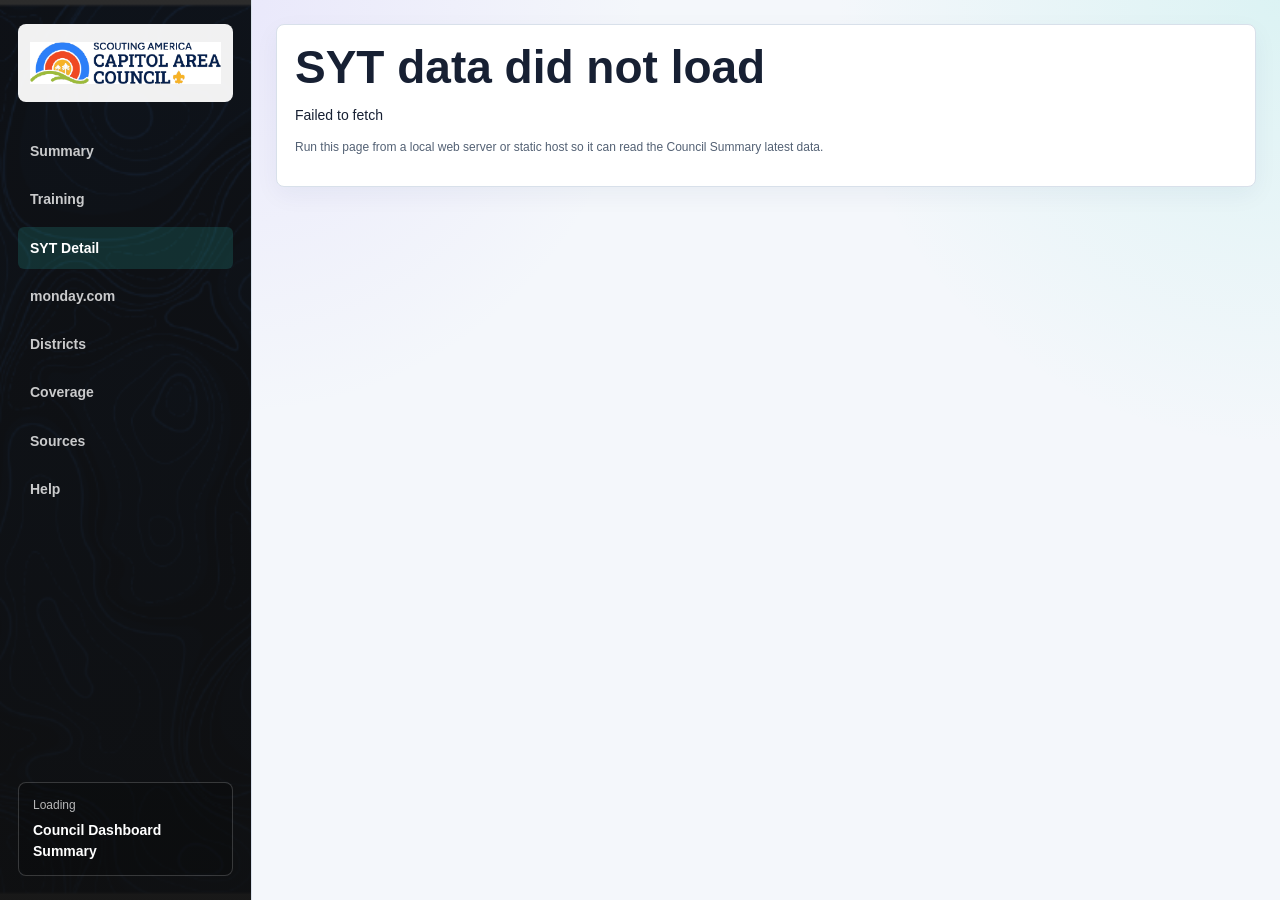
<file: syt.html>
<!doctype html>
<html lang="en">
<head>
  <meta charset="utf-8">
  <meta name="viewport" content="width=device-width, initial-scale=1">
  <meta name="color-scheme" content="light dark">
  <title>SYT Detail - Council Dashboard Summary</title>
  <link rel="icon" type="image/png" href="assets/favicon.png?v=20260628-mark">
  <link rel="apple-touch-icon" href="assets/apple-touch-icon.png?v=20260628-mark">
  <link rel="stylesheet" href="council-dashboard-summary.css?v=20260701-service-area-hierarchy">
</head>
<body>
  <div class="app-shell">
    <aside class="sidebar" aria-label="SYT dashboard navigation">
      <div class="brand">
        <img src="assets/cac-logo.png?v=20260625-brand" alt="Scouting America Capitol Area Council">
      </div>
      <nav>
        <a href="index.html#overview">Summary</a>
        <a href="index.html#training">Training</a>
        <a href="syt.html" class="active">SYT Detail</a>
        <a href="index.html#monday">monday.com</a>
        <a href="index.html#districts">Districts</a>
        <a href="index.html#commissioners">Coverage</a>
        <a href="index.html#sources">Sources</a>
        <a href="https://pbsargent.github.io/council-dashboard-summary/docs/Council-Dashboard-Summary-Source-and-Calculation-Guide.pdf" target="_blank" rel="noreferrer">Help</a>
      </nav>
      <div class="sidebar-note">
        <span id="generatedDate">Loading</span>
        <strong>Council Dashboard Summary</strong>
      </div>
    </aside>

    <main>
      <header class="hero detail-hero">
        <div>
          <p class="eyebrow">Direct-contact readiness</p>
          <h1>Direct-Contact SYT and Outdoor Safety Detail <span class="title-data-date" id="titleDataDate"></span></h1>
          <p class="lede">Direct-contact leader status from the workbook Training tab. This row-based detail view may differ from the official Membership-tab SYT percentage shown on the summary page.</p>
        </div>
        <div class="hero-actions">
          <a class="detail-link" data-back-context data-summary-href="index.html#syt" href="index.html#syt">Back to Council Summary Dashboard</a>
        </div>
      </header>

      <section class="kpi-grid" id="sytKpis" aria-label="SYT and direct-contact metrics"></section>

      <section class="detail-toolbar syt-toolbar" aria-label="SYT filters">
        <label class="control">
          <span>District</span>
          <select id="districtSelect"></select>
        </label>
        <label class="control">
          <span>Scope</span>
          <select id="scopeSelect">
            <option value="direct">Direct contact only</option>
            <option value="all">All leaders</option>
          </select>
        </label>
        <label class="control">
          <span>Issue</span>
          <select id="issueSelect">
            <option value="">All statuses</option>
            <option value="syt">SYT issue</option>
            <option value="hazard">Hazardous Weather issue</option>
            <option value="baloo">BALOO issue</option>
            <option value="iols">IOLS issue</option>
          </select>
        </label>
        <label class="control">
          <span>Unit Type</span>
          <select id="unitTypeSelect">
            <option value="">All units</option>
            <option value="Pack">Pack</option>
            <option value="Troop">Troop</option>
            <option value="Crew">Crew</option>
            <option value="Ship">Ship</option>
          </select>
        </label>
        <label class="control search">
          <span>Search</span>
          <input id="searchInput" type="search" placeholder="Name, unit, position, code">
        </label>
      </section>

      <section class="dashboard-grid training-summary-grid">
        <section class="panel training-chart-panel" aria-labelledby="sytChartTitle">
          <div class="panel-head compact">
            <div>
              <p class="section-kicker">Filtered view</p>
              <div class="panel-title-row">
                <h2 id="sytChartTitle">Ready vs Needs Review</h2>
                <button class="panel-help" type="button" aria-label="Ready vs Needs Review source help" title="Source: Training tab person rows plus Training Codes lookup. Shows the share of leaders matching the active filters that are current versus needing review for the selected SYT or outdoor safety issue.">?</button>
              </div>
            </div>
          </div>
          <div class="donut-card" id="sytDonut" aria-live="polite"></div>
        </section>

        <section class="panel wide training-rollup" aria-labelledby="rollupTitle">
          <div class="panel-head">
            <div>
              <p class="section-kicker">District and group rollup</p>
              <div class="panel-title-row">
                <h2 id="rollupTitle">Direct-Contact Readiness</h2>
                <button class="panel-help" type="button" aria-label="Direct-Contact Readiness source help" title="Source: Council dashboard workbook Training tab. Groups direct-contact leaders and evaluates SYT, Hazardous Weather, BALOO, and IOLS based on unit type and available date fields.">?</button>
              </div>
            </div>
            <span class="count-pill" id="rollupCount"></span>
          </div>
          <div class="table-wrap short">
            <table>
              <thead>
                <tr>
                  <th>District</th>
                  <th class="num">DC Leaders</th>
                  <th class="num">Needs Review</th>
                  <th class="num">SYT Current</th>
                  <th class="num">HW Current</th>
                  <th class="num">BALOO Issues</th>
                  <th class="num">IOLS Issues</th>
                </tr>
              </thead>
              <tbody id="rollupRows"></tbody>
            </table>
          </div>
        </section>

        <section class="panel" aria-labelledby="watchTitle">
          <div class="panel-head compact">
            <div>
              <p class="section-kicker">Watch list</p>
              <div class="panel-title-row">
                <h2 id="watchTitle">Direct-Contact Signals</h2>
                <button class="panel-help" type="button" aria-label="Direct-Contact Signals source help" title="Source: computed from filtered Training tab rows. Calls out the largest SYT and outdoor safety gaps among leaders currently in view.">?</button>
              </div>
            </div>
          </div>
          <div class="signal-list" id="signals"></div>
        </section>
      </section>

      <section class="panel detail-table" aria-labelledby="peopleTitle">
        <div class="panel-head">
          <div>
            <p class="section-kicker">Workbook Training tab</p>
            <div class="panel-title-row">
              <h2 id="peopleTitle">Direct-Contact Leader Detail</h2>
              <button class="panel-help" type="button" aria-label="Direct-Contact Leader Detail source help" title="Source: Council dashboard workbook Training tab with Training Codes for course labels. Lists the filtered leader rows and their SYT, Hazardous Weather, BALOO, and IOLS status.">?</button>
            </div>
          </div>
          <span class="count-pill" id="peopleCount"></span>
        </div>
        <div class="table-wrap">
          <table>
            <thead>
              <tr>
                <th>District</th>
                <th>Unit</th>
                <th>Name</th>
                <th>Position</th>
                <th>Direct Contact</th>
                <th>SYT</th>
                <th>Hazardous Weather</th>
                <th>BALOO</th>
                <th>IOLS</th>
                <th>Issues</th>
              </tr>
            </thead>
            <tbody id="peopleRows"></tbody>
          </table>
        </div>
      </section>
    </main>
  </div>

  <script src="panel-help.js?v=20260630-active-help"></script>
  <script src="syt-detail.js?v=20260701-service-area-hierarchy"></script>
  <script src="back-context.js?v=20260627-back-context"></script>
</body>
</html>
</file>
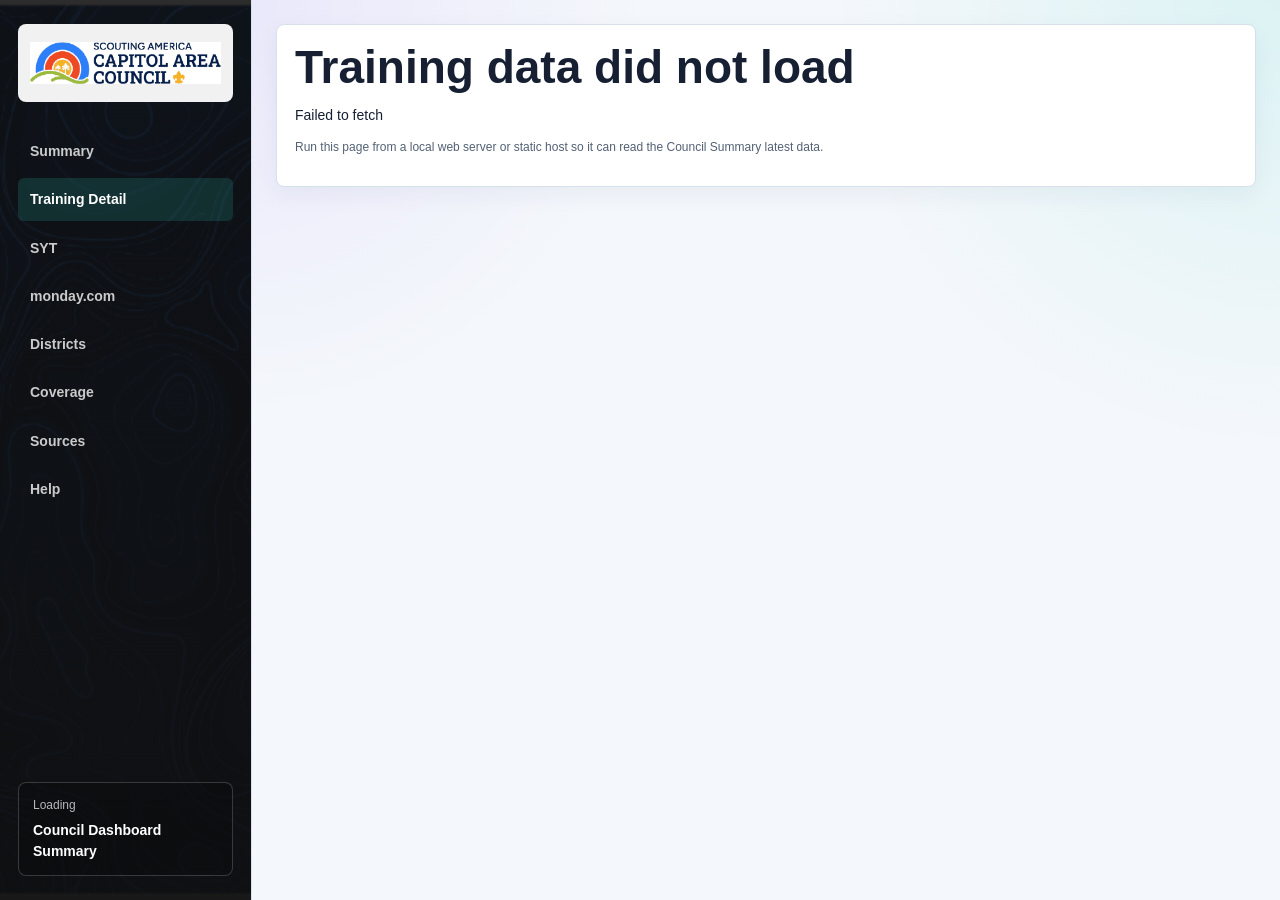
<file: training.html>
<!doctype html>
<html lang="en">
<head>
  <meta charset="utf-8">
  <meta name="viewport" content="width=device-width, initial-scale=1">
  <meta name="color-scheme" content="light dark">
  <title>Training Detail - Council Dashboard Summary</title>
  <link rel="icon" type="image/png" href="assets/favicon.png?v=20260628-mark">
  <link rel="apple-touch-icon" href="assets/apple-touch-icon.png?v=20260628-mark">
  <link rel="stylesheet" href="council-dashboard-summary.css?v=20260701-service-area-hierarchy">
</head>
<body>
  <div class="app-shell">
    <aside class="sidebar" aria-label="Training dashboard navigation">
      <div class="brand">
        <img src="assets/cac-logo.png?v=20260625-brand" alt="Scouting America Capitol Area Council">
      </div>
      <nav>
        <a href="index.html#overview">Summary</a>
        <a href="training.html" class="active">Training Detail</a>
        <a href="index.html#syt">SYT</a>
        <a href="index.html#monday">monday.com</a>
        <a href="index.html#districts">Districts</a>
        <a href="index.html#commissioners">Coverage</a>
        <a href="index.html#sources">Sources</a>
        <a href="https://pbsargent.github.io/council-dashboard-summary/docs/Council-Dashboard-Summary-Source-and-Calculation-Guide.pdf" target="_blank" rel="noreferrer">Help</a>
      </nav>
      <div class="sidebar-note">
        <span id="generatedDate">Loading</span>
        <strong>Council Dashboard Summary</strong>
      </div>
    </aside>

    <main>
      <header class="hero detail-hero">
        <div>
          <p class="eyebrow">Training detail</p>
          <h1>All-Scouter Training <span class="title-data-date" id="titleDataDate"></span></h1>
          <p class="lede">Person-level training status from the workbook Training tab, including direct-contact leader detection.</p>
        </div>
        <div class="hero-actions">
          <a class="detail-link" data-back-context data-summary-href="index.html#training" href="index.html#training">Back to Council Summary Dashboard</a>
        </div>
      </header>

      <section class="kpi-grid" id="trainingKpis" aria-label="Training metrics"></section>

      <section class="detail-toolbar" aria-label="Training filters">
        <label class="control">
          <span>District</span>
          <select id="districtSelect"></select>
        </label>
        <label class="control">
          <span>Direct Contact</span>
          <select id="directContactSelect">
            <option value="">All leaders</option>
            <option value="yes">Direct contact only</option>
            <option value="no">Not direct contact</option>
          </select>
        </label>
        <label class="control">
          <span>Training Status</span>
          <select id="trainedSelect">
            <option value="">All statuses</option>
            <option value="no">Not trained</option>
            <option value="yes">Trained</option>
          </select>
        </label>
        <label class="control search">
          <span>Search</span>
          <input id="searchInput" type="search" placeholder="Name, unit, position, code">
        </label>
      </section>

      <section class="dashboard-grid training-summary-grid">
        <section class="panel training-chart-panel" aria-labelledby="trainingChartTitle">
          <div class="panel-head compact">
            <div>
              <p class="section-kicker">Filtered view</p>
              <div class="panel-title-row">
                <h2 id="trainingChartTitle">Trained vs Untrained</h2>
                <button class="panel-help" type="button" aria-label="Trained vs Untrained source help" title="Source: person-level rows from the Council dashboard workbook Training tab. The chart reflects the active district, leader type, training status, and unit filters.">?</button>
              </div>
            </div>
          </div>
          <div class="donut-card" id="trainingDonut" aria-live="polite"></div>
        </section>

        <section class="panel wide training-rollup" aria-labelledby="districtRollupTitle">
          <div class="panel-head">
            <div>
              <p class="section-kicker">District and group rollup</p>
              <div class="panel-title-row">
                <h2 id="districtRollupTitle">Direct Contact and Training Completion</h2>
                <button class="panel-help" type="button" aria-label="Direct Contact and Training Completion source help" title="Source: Training tab person rows grouped by district or source group. Direct-contact status comes from the workbook Direct Contact field; trained status comes from the training completion field.">?</button>
              </div>
            </div>
            <span class="count-pill" id="districtCount"></span>
          </div>
          <div class="table-wrap short">
            <table>
              <thead>
                <tr>
                  <th>District</th>
                  <th class="num">Leaders</th>
                  <th class="num">Trained</th>
                  <th class="num">Direct Contact</th>
                  <th class="num">DC Trained</th>
                  <th class="num">DC Not Trained</th>
                </tr>
              </thead>
              <tbody id="districtRows"></tbody>
            </table>
          </div>
        </section>

        <section class="panel" aria-labelledby="watchTitle">
          <div class="panel-head compact">
            <div>
              <p class="section-kicker">Watch list</p>
              <div class="panel-title-row">
                <h2 id="watchTitle">Training Signals</h2>
                <button class="panel-help" type="button" aria-label="Training Signals source help" title="Source: computed from the filtered Training tab rows. Highlights direct-contact training gaps and expired or missing safety training where present.">?</button>
              </div>
            </div>
          </div>
          <div class="signal-list" id="signals"></div>
        </section>
      </section>

      <section class="panel detail-table" aria-labelledby="peopleTitle">
        <div class="panel-head">
          <div>
            <p class="section-kicker">Workbook Training tab</p>
            <div class="panel-title-row">
              <h2 id="peopleTitle">Person-Level Training Detail</h2>
              <button class="panel-help" type="button" aria-label="Person-Level Training Detail source help" title="Source: Council dashboard workbook Training tab. Shows each published leader row with district, unit, position, direct-contact flag, trained status, and available safety dates.">?</button>
            </div>
          </div>
          <span class="count-pill" id="peopleCount"></span>
        </div>
        <div class="table-wrap">
          <table>
            <thead>
              <tr>
                <th>District</th>
                <th>Unit</th>
                <th>Name</th>
                <th>Position</th>
                <th>Trained</th>
                <th>Direct Contact</th>
                <th>Mandatory</th>
                <th>Classroom</th>
                <th>Online</th>
                <th>SYT</th>
                <th>Hazardous Weather</th>
                <th>BALOO</th>
              </tr>
            </thead>
            <tbody id="peopleRows"></tbody>
          </table>
        </div>
      </section>
    </main>
  </div>

  <script src="panel-help.js?v=20260630-active-help"></script>
  <script src="training-detail.js?v=20260701-service-area-hierarchy"></script>
  <script src="back-context.js?v=20260627-back-context"></script>
</body>
</html>
</file>
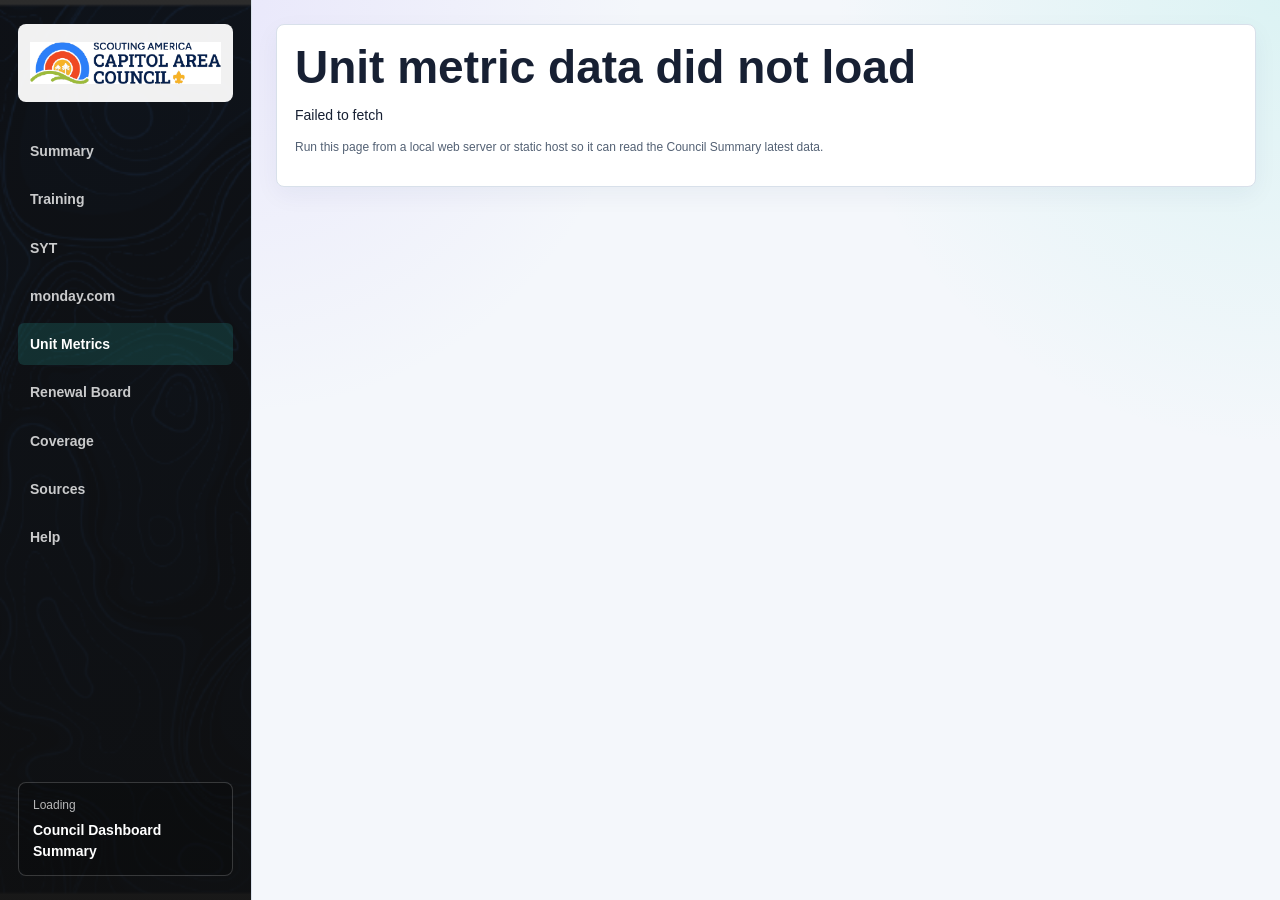
<file: unit-metrics.html>
<!doctype html>
<html lang="en">
<head>
  <meta charset="utf-8">
  <meta name="viewport" content="width=device-width, initial-scale=1">
  <meta name="color-scheme" content="light dark">
  <title>Unit Metric Compare - Council Dashboard Summary</title>
  <link rel="icon" type="image/png" href="assets/favicon.png?v=20260628-mark">
  <link rel="apple-touch-icon" href="assets/apple-touch-icon.png?v=20260628-mark">
  <link rel="stylesheet" href="council-dashboard-summary.css?v=20260701-service-area-hierarchy">
</head>
<body>
  <div class="app-shell">
    <aside class="sidebar" aria-label="Unit metric dashboard navigation">
      <div class="brand">
        <img src="assets/cac-logo.png?v=20260625-brand" alt="Scouting America Capitol Area Council">
      </div>
      <nav>
        <a href="index.html#overview">Summary</a>
        <a href="index.html#training">Training</a>
        <a href="index.html#syt">SYT</a>
        <a href="index.html#monday">monday.com</a>
        <a href="unit-metrics.html" class="active">Unit Metrics</a>
        <a href="renewal-board/index.html">Renewal Board</a>
        <a href="index.html#commissioners">Coverage</a>
        <a href="index.html#sources">Sources</a>
        <a href="https://pbsargent.github.io/council-dashboard-summary/docs/Council-Dashboard-Summary-Source-and-Calculation-Guide.pdf" target="_blank" rel="noreferrer">Help</a>
      </nav>
      <div class="sidebar-note">
        <span id="generatedDate">Loading</span>
        <strong>Council Dashboard Summary</strong>
      </div>
    </aside>

    <main>
      <header class="hero detail-hero">
        <div>
          <p class="eyebrow">Operational detail</p>
          <h1>Unit Health Metrics <span class="title-data-date" id="titleDataDate"></span></h1>
          <p class="lede">District and unit-type performance from the workbook Unit Metric Compare tab.</p>
        </div>
        <div class="hero-actions">
          <a class="detail-link" href="renewal-board/index.html">2026 Renewal Board</a>
          <a class="detail-link" data-back-context data-summary-href="index.html#districts" href="index.html#districts">Back to Council Summary Dashboard</a>
        </div>
      </header>

      <section class="panel" aria-label="Unit Health Metric population"><p id="metricCoverageNote" role="status">Loading council unit coverage…</p><p class="subtle">Units with no usable Unit Health Metric remain in Overview and <a href="https://pbsargent.github.io/council-commissioner-dashboard/unit-support.html">Unit Review</a>. They are excluded from metric bands and averages, never treated as zero. The cards below follow the selected section and filters.</p></section>
      <section class="kpi-grid" id="metricKpis" aria-label="Unit metric KPIs"></section>

      <section class="detail-toolbar unit-metric-toolbar" aria-label="Unit metric filters">
        <label class="control">
          <span>Section</span>
          <select id="sectionSelect"></select>
        </label>
        <label class="control">
          <span>District</span>
          <select id="districtSelect"></select>
        </label>
        <label class="control">
          <span>Sort</span>
          <select id="sortSelect">
            <option value="risk">Most 0-2 units</option>
            <option value="avg">Average metric</option>
            <option value="healthy">Metric 4-5 rate</option>
            <option value="trained">UL & CC trained</option>
            <option value="outdoor">Outdoor</option>
            <option value="retention">Retention</option>
          </select>
        </label>
        <label class="control search">
          <span>Search</span>
          <input id="searchInput" type="search" placeholder="District or section">
        </label>
      </section>

      <section class="dashboard-grid">
        <section class="panel wide" aria-labelledby="compareTitle">
          <div class="panel-head">
            <div>
              <p class="section-kicker">Compare</p>
              <div class="panel-title-row">
                <h2 id="compareTitle">Metric Distribution by District</h2>
                <button class="panel-help" type="button" aria-label="Metric Distribution by District source help" title="Source: Council dashboard workbook Unit Metric Compare tab. Shows unit metric band distribution and related operating rates for the selected section.">?</button>
              </div>
            </div>
            <span class="count-pill" id="compareCount"></span>
          </div>
          <div class="chart-list" id="metricBars"></div>
        </section>

        <section class="panel" aria-labelledby="signalsTitle">
          <div class="panel-head compact">
            <div>
              <p class="section-kicker">Signals</p>
              <div class="panel-title-row">
                <h2 id="signalsTitle">Operational Watch Points</h2>
                <button class="panel-help" type="button" aria-label="Operational Watch Points source help" title="Source: computed from Unit Metric Compare rows after filters. Highlights districts with high concentration of Unit Health Metrics 0–2, low training, or weak outdoor signals.">?</button>
              </div>
            </div>
          </div>
          <div class="signal-list" id="signals"></div>
        </section>
      </section>

      <section class="panel detail-table" aria-labelledby="tableTitle">
        <div class="panel-head">
          <div>
            <p class="section-kicker">Workbook Unit Metric Compare tab</p>
            <div class="panel-title-row">
              <h2 id="tableTitle">Section Detail</h2>
              <button class="panel-help" type="button" aria-label="Section Detail source help" title="Source: Council dashboard workbook Unit Metric Compare tab. Displays the selected section's district rows, including metric bands, training, outdoor, retention, and growth fields.">?</button>
            </div>
          </div>
          <span class="count-pill" id="rowCount"></span>
        </div>
        <div class="table-wrap">
          <table>
            <thead>
              <tr>
                <th>Section</th>
                <th>District</th>
                <th class="num">Units</th>
                <th class="num">Avg Metric</th>
                <th class="num">0-2</th>
                <th class="num">3</th>
                <th class="num">4-5</th>
                <th class="num">UL & CC Trained</th>
                <th class="num">Small Unit Threshold</th>
                <th class="num">YoY Growth</th>
                <th class="num">Rank Advancement</th>
                <th class="num">Outdoor</th>
                <th class="num">Retention</th>
              </tr>
            </thead>
            <tbody id="metricRows"></tbody>
          </table>
        </div>
      </section>
    </main>
  </div>

  <script src="panel-help.js?v=20260630-active-help"></script>
  <script src="unit-metrics-detail.js?v=20261105-population-terms-1"></script>
  <script src="back-context.js?v=20260627-back-context"></script>
</body>
</html>
</file>
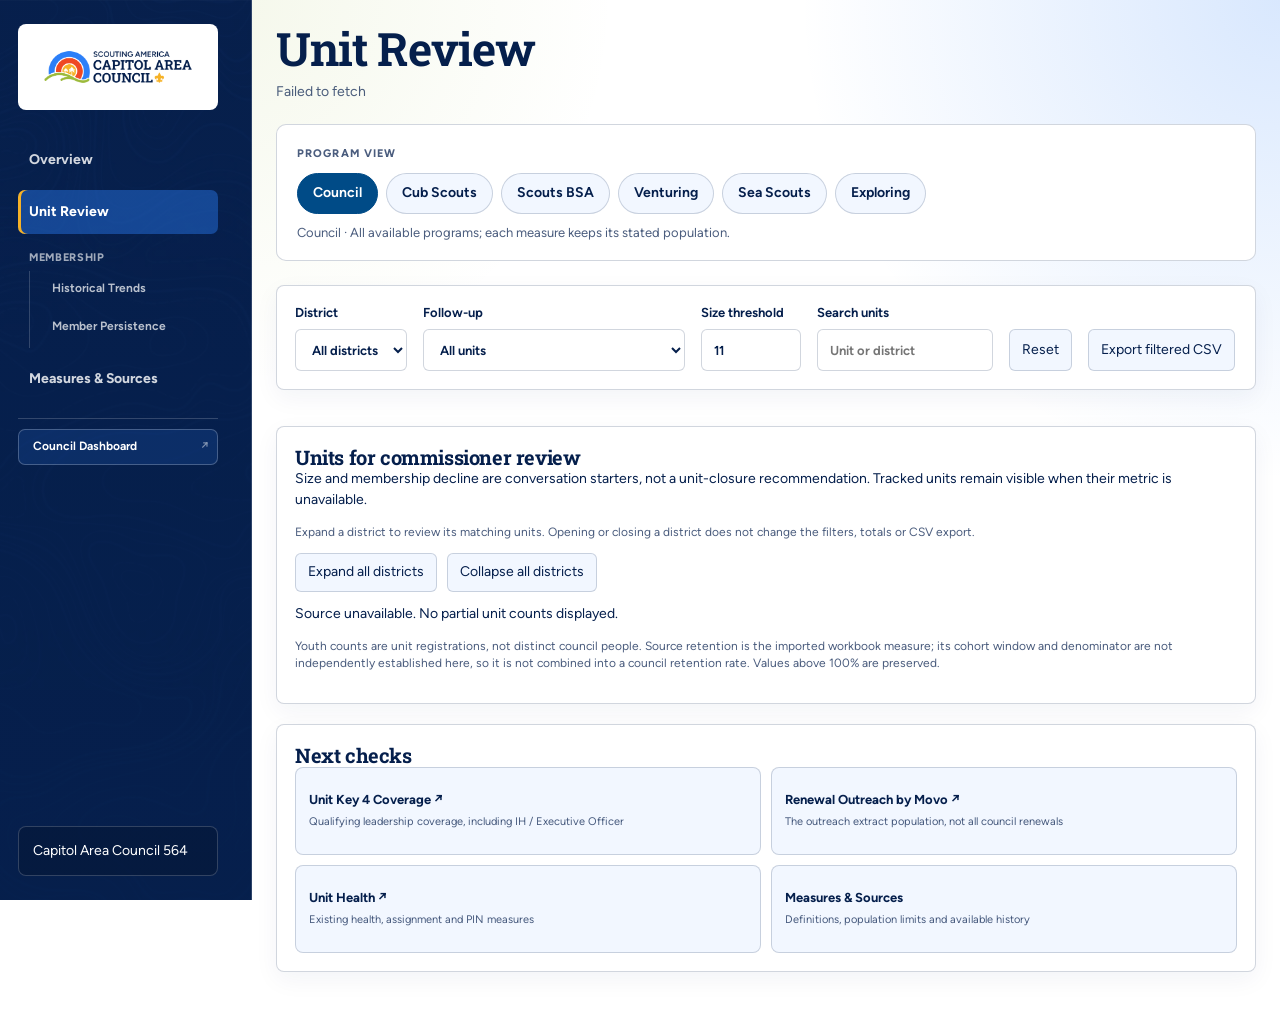
<file: unit-support.html>
<!doctype html><html lang="en"><head><meta charset="utf-8"><meta name="viewport" content="width=device-width,initial-scale=1"><meta name="color-scheme" content="light dark"><title>Unit Review · Commissioner Portal</title><link rel="icon" href="assets/favicon.png"><link rel="stylesheet" href="council-dashboard-summary.css?v=20260812-cac-brand-1"><link rel="stylesheet" href="cac-theme.css?v=20260812-cac-brand-1"><link rel="stylesheet" href="commissioner-theme.css?v=20261105-nav-2"><link rel="stylesheet" href="commissioner-membership.css?v=20261105-1"><style>.district-review{margin:12px 0;border:1px solid var(--line);border-radius:8px;overflow:hidden}.district-review>summary{cursor:pointer;padding:14px 16px;font-weight:700;background:var(--panel-2)}.district-review>summary:focus-visible{outline:3px solid #e7b532;outline-offset:-3px}.district-unit-count{margin-left:12px;font-size:12px;font-weight:500;color:var(--muted)}.district-review .support-table{max-height:55vh}.district-review .support-table table{min-width:820px}.district-group-actions{display:flex;gap:10px;flex-wrap:wrap;margin:12px 0}.district-group-actions button{font:inherit;padding:8px 12px;border:1px solid var(--line);border-radius:6px;background:var(--panel-2);color:var(--ink);cursor:pointer}@media print{.district-group-actions{display:none}}</style><link rel="stylesheet" href="commissioner-program.css?v=20261106-program-1"></head><body data-page="commissioner"><div class="app-shell"><aside class="sidebar" aria-label="Commissioner navigation"><div class="brand"><img src="assets/cac-logo-horizontal.png" alt="Capitol Area Council"></div><button class="nav-menu-toggle" aria-controls="commissioner-site-navigation" aria-expanded="false">☰ Menu</button><nav class="site-navigation commissioner-navigation" id="commissioner-site-navigation" aria-label="Commissioner portal">
  <a class="nav-home" href="index.html">Overview</a>
  <a class="nav-home" href="unit-support.html">Unit Review</a>
  <section class="nav-membership" aria-labelledby="membership-nav-label">
    <h2 class="nav-label" id="membership-nav-label">Membership</h2>
    <div class="nav-children">
      <a class="nav-child" href="membership-history.html">Historical Trends</a>
      <a class="nav-child" href="member-persistence.html">Member Persistence</a>
    </div>
  </section>
  <a class="nav-home" href="measures.html">Measures &amp; Sources</a>
  <div class="nav-return"><a class="nav-child" href="https://pbsargent.github.io/council-dashboard-summary/">Council Dashboard <span class="nav-external" aria-hidden="true">↗</span></a></div>
</nav><div class="sidebar-note">Capitol Area Council 564</div></aside><main><header class="page-heading"><h1>Unit Review</h1><p id="dataDate" role="status">Loading source dates…</p></header><section class="panel controls" aria-label="Unit filters"><label>District<select id="supportDistrict"><option value="">All districts</option></select></label><label>Follow-up<select id="supportFocus"><option value="all">All units</option><option value="small">Below size threshold</option><option value="decline">Lower youth than prior source count</option><option value="metric">Metric 0–2</option><option value="unknown">Metric unavailable</option></select></label><label>Size threshold<input id="supportThreshold" type="number" min="1" max="999" value="11"></label><label>Search units<input id="supportSearch" type="search" placeholder="Unit or district"></label><button id="supportReset">Reset</button><button id="supportExport">Export filtered CSV</button></section><section id="supportKpis" class="kpi-grid" aria-live="polite"></section><section class="panel"><h2>Units for commissioner review</h2><p>Size and membership decline are conversation starters, not a unit-closure recommendation. Tracked units remain visible when their metric is unavailable.</p><div id="supportChart" role="img" aria-label="Filtered unit counts by district"></div><p class="subtle">Expand a district to review its matching units. Opening or closing a district does not change the filters, totals or CSV export.</p><div class="district-group-actions"><button type="button" id="supportExpandAll">Expand all districts</button><button type="button" id="supportCollapseAll">Collapse all districts</button></div><div id="supportDistrictGroups"></div><p class="subtle">Youth counts are unit registrations, not distinct council people. Source retention is the imported workbook measure; its cohort window and denominator are not independently established here, so it is not combined into a council retention rate. Values above 100% are preserved.</p></section><section class="panel"><h2>Next checks</h2><div class="subset-link-grid"><a class="subset-link" href="https://pbsargent.github.io/council-dashboard-summary/key3-status.html"><strong>Unit Key 4 Coverage ↗</strong><span>Qualifying leadership coverage, including IH / Executive Officer</span></a><a class="subset-link" href="https://pbsargent.github.io/council-dashboard-summary/renewal-outreach.html"><strong>Renewal Outreach by Movo ↗</strong><span>The outreach extract population, not all council renewals</span></a><a class="subset-link" href="https://pbsargent.github.io/council-dashboard-summary/unit-health.html"><strong>Unit Health ↗</strong><span>Existing health, assignment and PIN measures</span></a><a class="subset-link" href="measures.html"><strong>Measures &amp; Sources</strong><span>Definitions, population limits and available history</span></a></div></section></main></div><script src="commissioner-program.js?v=20261106-program-1"></script><script src="commissioner-navigation.js?v=20261105-nav-2"></script><script src="unit-support.js?v=20261106-program-1"></script></body></html>
</file>
<file: council-dashboard-summary.css>
:root {
  color-scheme: light dark;
  --blue-900: #dbeafe;
  --blue-700: #7dd3fc;
  --blue-500: #38bdf8;
  --cyan: #2dd4bf;
  --purple: #a78bfa;
  --orange: #f5a623;
  --red: #fb7185;
  --green: #34d399;
  --ink: #f8fafc;
  --muted: #a7b0c0;
  --line: #2b3345;
  --soft: #0f0f0f;
  --panel: #1a1a1a;
  --panel-2: #20222a;
  --control-bg: #101218;
  --track: #2b3345;
  --kpi-bg: linear-gradient(180deg, #20222a, #18191f);
  --monday-panel-bg: linear-gradient(180deg, #20222a, #17181e);
  --monday-card-bg: rgba(15, 18, 24, .72);
  --table-head-bg: #111827;
  --table-head-ink: #fff;
  --row-hover: rgba(45, 212, 191, .08);
  --shadow: 0 18px 42px rgba(0, 0, 0, .34);
  --trend-current: var(--cyan);
  --trend-prior: #c084fc;
  --trend-historical: #f8fafc;
  --trend-historical-halo: #020617;
}

@media (prefers-color-scheme: light) {
  :root {
    --blue-900: #1e3a8a;
    --blue-700: #0369a1;
    --blue-500: #0284c7;
    --cyan: #0f766e;
    --purple: #7c3aed;
    --orange: #b45309;
    --red: #be123c;
    --green: #047857;
    --ink: #172033;
    --muted: #536174;
    --line: #d8e0ea;
    --soft: #f4f7fb;
    --panel: #ffffff;
    --panel-2: #f8fbff;
    --control-bg: #ffffff;
    --track: #d9e4ef;
    --kpi-bg: linear-gradient(180deg, #ffffff, #f8fbff);
    --monday-panel-bg: linear-gradient(180deg, #ffffff, #f5f9fd);
    --monday-card-bg: rgba(255, 255, 255, .82);
    --table-head-bg: #edf4fb;
    --table-head-ink: #172033;
    --row-hover: rgba(15, 118, 110, .08);
    --shadow: 0 18px 42px rgba(43, 56, 80, .12);
    --trend-current: var(--cyan);
    --trend-prior: #7c3aed;
    --trend-historical: #0f172a;
    --trend-historical-halo: #ffffff;
  }
}

* { box-sizing: border-box; }

html { scroll-behavior: smooth; }

body {
  margin: 0;
  overflow-x: hidden;
  background:
    radial-gradient(circle at top right, rgba(45, 212, 191, .12), transparent 28rem),
    radial-gradient(circle at 18% 0, rgba(167, 139, 250, .14), transparent 26rem),
    var(--soft);
  color: var(--ink);
  font-family: Aptos, "Segoe UI", -apple-system, BlinkMacSystemFont, sans-serif;
  font-size: 14px;
  line-height: 1.45;
}

button, input, select {
  font: inherit;
}

.app-shell {
  min-height: 100vh;
  display: grid;
  grid-template-columns: 252px minmax(0, 1fr);
}

.sidebar {
  position: sticky;
  top: 0;
  height: 100vh;
  display: flex;
  flex-direction: column;
  gap: 28px;
  padding: 24px 18px;
  color: #fff;
  background:
    linear-gradient(rgba(15, 15, 15, .88), rgba(15, 15, 15, .96)),
    url("assets/topo-panel.png?v=20260625-brand") center / cover;
  border-right: 1px solid var(--line);
}

.brand {
  min-height: 78px;
  display: flex;
  align-items: center;
  padding: 12px;
  background: rgba(255, 255, 255, .94);
  border-radius: 8px;
}

.brand img {
  width: 100%;
  height: auto;
  display: block;
}

nav {
  display: grid;
  gap: 6px;
}

nav a {
  color: rgba(255, 255, 255, .78);
  text-decoration: none;
  border-radius: 6px;
  padding: 11px 12px;
  font-weight: 650;
}

nav a:hover,
nav a.active {
  color: #fff;
  background: rgba(45, 212, 191, .16);
}

.sidebar-note {
  margin-top: auto;
  display: grid;
  gap: 6px;
  padding: 14px;
  border: 1px solid rgba(255, 255, 255, .18);
  border-radius: 8px;
  background: rgba(0, 0, 0, .16);
}

.sidebar-note span {
  color: rgba(255, 255, 255, .7);
  font-size: 12px;
}

.report-problem {
  display: block;
  padding: 10px 12px;
  color: #fff;
  border: 1px solid rgba(255, 255, 255, .24);
  border-radius: 6px;
  background: rgba(45, 212, 191, .13);
  font-weight: 750;
  text-align: center;
  text-decoration: none;
}

.report-problem:hover,
.report-problem:focus-visible {
  background: rgba(45, 212, 191, .25);
  outline: 2px solid var(--cyan);
  outline-offset: 2px;
}

main {
  min-width: 0;
  padding: 24px;
}

.hero {
  display: flex;
  justify-content: space-between;
  gap: 28px;
  align-items: end;
  padding: 30px;
  min-height: 220px;
  color: #fff;
  background:
    linear-gradient(120deg, rgba(26, 26, 26, .96), rgba(31, 35, 54, .92) 54%, rgba(45, 212, 191, .32)),
    url("assets/topo-panel.png?v=20260625-brand") right center / auto 100%;
  border-radius: 8px;
  box-shadow: var(--shadow);
}

.eyebrow,
.section-kicker {
  margin: 0 0 8px;
  color: var(--cyan);
  font-size: 12px;
  font-weight: 800;
  letter-spacing: 0;
  text-transform: uppercase;
}

.hero .eyebrow {
  color: #9ff2ec;
}

.master-program-filter {
  width: 100%;
  align-self: stretch;
  display: flex;
  flex-wrap: wrap;
  align-items: center;
  gap: 9px 12px;
  margin-top: 18px;
  padding-top: 14px;
  border-top: 1px solid rgba(255, 255, 255, .2);
}

.master-filter-label {
  color: rgba(255, 255, 255, .72);
  font-size: 11px;
  font-weight: 850;
  text-transform: uppercase;
}

.master-filter-options {
  display: flex;
  flex-wrap: wrap;
  gap: 6px;
}

.master-filter-options button {
  min-height: 34px;
  padding: 6px 11px;
  border: 1px solid rgba(255, 255, 255, .28);
  border-radius: 999px;
  color: #fff;
  background: rgba(15, 18, 24, .42);
  cursor: pointer;
  font-size: 12px;
  font-weight: 800;
}

.master-filter-options button:hover,
.master-filter-options button:focus-visible {
  border-color: #9ff2ec;
  outline: none;
}

.master-filter-options button.active {
  color: #082f2b;
  border-color: #9ff2ec;
  background: #9ff2ec;
}

.master-filter-note {
  color: rgba(255, 255, 255, .66);
  font-size: 11px;
}

.master-filter-caution {
  flex: 1 0 100%;
  padding: 9px 11px;
  border: 1px solid rgba(255, 216, 117, .38);
  border-radius: 8px;
  color: #fff0bd;
  background: rgba(54, 39, 8, .38);
  font-size: 11px;
  line-height: 1.45;
}

.master-filter-caution[hidden] {
  display: none;
}

h1, h2, p {
  margin-top: 0;
}

h1 {
  margin-bottom: 12px;
  max-width: 720px;
  font-size: 46px;
  line-height: 1.08;
  font-weight: 650;
  letter-spacing: 0;
}

.title-data-date {
  display: block;
  margin-top: 8px;
  color: rgba(255, 255, 255, .76);
  font-size: 15px;
  line-height: 1.3;
  font-weight: 700;
}

h2 {
  margin-bottom: 0;
  font-size: 20px;
  line-height: 1.2;
}

.lede {
  margin-bottom: 0;
  max-width: 680px;
  color: rgba(255, 255, 255, .82);
  font-size: 16px;
}

.hero-actions {
  width: min(460px, 100%);
  display: grid;
  grid-template-columns: 1fr;
  gap: 10px;
}

.control {
  display: grid;
  gap: 5px;
  color: rgba(255, 255, 255, .78);
  font-size: 12px;
  font-weight: 700;
}

select,
input {
  min-width: 0;
  height: 42px;
  border: 1px solid var(--line);
  border-radius: 6px;
  padding: 0 12px;
  color: var(--ink);
  background: var(--control-bg);
}

.kpi-grid {
  display: grid;
  grid-template-columns: repeat(4, minmax(132px, 1fr));
  gap: 14px;
  margin: 16px 0;
}

.kpi,
.panel {
  background: var(--panel);
  border: 1px solid var(--line);
  border-radius: 8px;
  box-shadow: 0 8px 24px rgba(8, 43, 97, .05);
}

.kpi {
  min-width: 0;
  min-height: 128px;
  padding: 16px;
  display: grid;
  align-content: space-between;
  border-top: 4px solid var(--blue-500);
  background: var(--kpi-bg);
}

.kpi.danger { border-top-color: var(--red); }
.kpi.warning { border-top-color: var(--orange); }
.kpi.good { border-top-color: var(--green); }
.kpi.teal { border-top-color: var(--cyan); }

.kpi-label {
  color: var(--muted);
  font-size: 11px;
  font-weight: 800;
  text-transform: uppercase;
}

.kpi-value {
  min-width: 0;
  margin: 8px 0 3px;
  color: var(--ink);
  font-size: 29px;
  line-height: 1;
  font-weight: 680;
  font-variant-numeric: tabular-nums;
  overflow-wrap: anywhere;
}

.kpi-sub {
  min-width: 0;
  color: var(--muted);
  font-size: 12px;
  overflow-wrap: anywhere;
}

.dashboard-grid {
  min-width: 0;
  display: grid;
  grid-template-columns: minmax(0, 1.35fr) minmax(320px, .65fr);
  gap: 16px;
  align-items: start;
}

.training-summary-grid {
  grid-template-columns: repeat(auto-fit, minmax(280px, 1fr));
}

.training-summary-grid .wide {
  grid-column: 1 / -1;
}

.training-summary-grid > .panel:not(.wide) {
  min-height: 100%;
}

.focus-grid {
  min-width: 0;
  display: grid;
  grid-template-columns: repeat(2, minmax(0, 1fr));
  gap: 16px;
}

.panel {
  min-width: 0;
  margin-bottom: 16px;
  padding: 18px;
  overflow: hidden;
}

.panel-head {
  display: flex;
  justify-content: space-between;
  gap: 16px;
  align-items: center;
  margin-bottom: 16px;
}

.panel-head.compact {
  margin-bottom: 12px;
}

.panel-title-row {
  display: inline-flex;
  align-items: center;
  gap: 8px;
  min-width: 0;
}

.panel-help {
  display: inline-grid;
  place-items: center;
  flex: 0 0 auto;
  width: 22px;
  height: 22px;
  border: 1px solid var(--line);
  border-radius: 50%;
  color: var(--cyan);
  background: var(--panel-2);
  font-size: 12px;
  font-weight: 900;
  line-height: 1;
  cursor: help;
}

.panel-help:hover,
.panel-help:focus-visible {
  border-color: var(--cyan);
  outline: none;
  box-shadow: 0 0 0 3px color-mix(in srgb, var(--cyan) 22%, transparent);
}

.panel-help-tooltip {
  position: fixed;
  z-index: 10000;
  max-width: min(320px, calc(100vw - 28px));
  padding: 10px 12px;
  border: 1px solid var(--line);
  border-radius: 8px;
  color: var(--ink);
  background: var(--panel);
  box-shadow: var(--shadow);
  font-size: 13px;
  line-height: 1.35;
}

.panel-help-tooltip[hidden] {
  display: none;
}

.panel-actions {
  display: inline-flex;
  align-items: center;
  gap: 8px;
  flex-wrap: wrap;
  justify-content: flex-end;
}

.detail-link {
  display: inline-flex;
  align-items: center;
  min-height: 30px;
  border: 1px solid var(--line);
  border-radius: 999px;
  padding: 4px 10px;
  color: var(--cyan);
  background: var(--panel-2);
  font-size: 12px;
  font-weight: 800;
  text-decoration: none;
  white-space: nowrap;
}

.detail-link:hover {
  text-decoration: underline;
}

.segmented {
  display: inline-flex;
  gap: 4px;
  padding: 4px;
  border: 1px solid var(--line);
  border-radius: 8px;
  background: var(--control-bg);
}

.segmented button {
  height: 32px;
  border: 0;
  border-radius: 6px;
  padding: 0 11px;
  color: var(--muted);
  background: transparent;
  cursor: pointer;
}

.segmented button.active {
  color: #0f0f0f;
  background: var(--cyan);
}

.chart-list {
  display: grid;
  gap: 9px;
}

.bar-row {
  display: grid;
  grid-template-columns: minmax(132px, 220px) minmax(120px, 1fr) 82px;
  gap: 12px;
  align-items: center;
}

.bar-label {
  min-width: 0;
  font-weight: 700;
}

.bar-label span {
  display: block;
  color: var(--muted);
  font-size: 12px;
  font-weight: 500;
}

.meter {
  height: 14px;
  overflow: hidden;
  border-radius: 999px;
  background: var(--track);
}

.meter-fill {
  height: 100%;
  min-width: 2px;
  border-radius: inherit;
  background: linear-gradient(90deg, var(--purple), var(--cyan));
}

.meter-fill.risk {
  background: linear-gradient(90deg, var(--orange), var(--red));
}

.meter-fill.good {
  background: linear-gradient(90deg, #22c55e, var(--green));
}

.focus-panel {
  min-height: 260px;
}

.focus-metric {
  display: flex;
  align-items: end;
  gap: 12px;
  margin-bottom: 16px;
}

.focus-metric strong {
  color: var(--ink);
  font-size: 44px;
  line-height: 1;
  font-weight: 780;
  font-variant-numeric: tabular-nums;
}

.focus-metric span {
  color: var(--muted);
  padding-bottom: 5px;
}

.focus-bars {
  display: grid;
  gap: 10px;
}

.focus-row {
  display: grid;
  grid-template-columns: minmax(110px, 160px) minmax(120px, 1fr) 62px;
  gap: 10px;
  align-items: center;
}

.focus-row span {
  min-width: 0;
  color: var(--ink);
  font-weight: 700;
}

.focus-row strong {
  color: var(--muted);
  text-align: right;
  font-variant-numeric: tabular-nums;
}

.bar-value,
.num {
  text-align: right;
  font-variant-numeric: tabular-nums;
}

.signal-list,
.coverage,
.territory-grid,
.source-grid {
  display: grid;
  gap: 10px;
}

.signal,
.coverage-item,
.territory-card,
.source-card,
.quality-item,
.funnel-step {
  border: 1px solid var(--line);
  border-radius: 8px;
  padding: 13px;
  background: var(--panel-2);
}

.signal strong,
.coverage-item strong,
.territory-card strong,
.source-card strong,
.funnel-step strong {
  display: block;
  margin-bottom: 4px;
  color: var(--ink);
  font-size: 15px;
}

.signal p,
.coverage-item p,
.territory-card p,
.source-card p,
.funnel-step p,
.quality-item p {
  margin: 0;
  color: var(--muted);
}

.table-wrap {
  width: 100%;
  max-width: 100%;
  max-height: 560px;
  overflow: auto;
  overscroll-behavior: contain;
  scrollbar-gutter: stable;
  -webkit-overflow-scrolling: touch;
  border: 1px solid var(--line);
  border-radius: 8px;
}

.panel.detail-table {
  max-height: none;
}

.panel.detail-table > .table-wrap {
  max-height: clamp(240px, calc(100vh - 310px), 560px);
}

.table-wrap.short {
  max-height: 420px;
}

table {
  width: 100%;
  border-collapse: collapse;
  min-width: 980px;
}

th, td {
  padding: 10px 11px;
  border-bottom: 1px solid var(--line);
  text-align: left;
  vertical-align: middle;
}

th {
  position: sticky;
  top: 0;
  z-index: 1;
  color: var(--table-head-ink);
  background: var(--table-head-bg);
  font-size: 12px;
  font-weight: 750;
}

tbody tr:hover {
  background: var(--row-hover);
}

.service-area-row {
  background: var(--panel-2);
}

.service-area-row td {
  border-top: 1px solid var(--line);
  border-bottom: 1px solid var(--line);
}

.service-bar-row {
  padding: 12px;
  border: 1px solid var(--line);
  border-radius: 8px;
  background: var(--panel-2);
}

.service-toggle {
  display: inline-flex;
  align-items: center;
  gap: 8px;
  border: 0;
  padding: 0;
  color: var(--ink);
  background: transparent;
  cursor: pointer;
}

.service-toggle .disclosure {
  width: 20px;
  height: 20px;
  display: inline-grid;
  place-items: center;
  border: 1px solid var(--line);
  border-radius: 999px;
  color: var(--blue-700);
  font-weight: 800;
}

.subtle {
  color: var(--muted);
  font-size: 12px;
}

.status,
.count-pill {
  display: inline-flex;
  align-items: center;
  justify-content: center;
  min-height: 25px;
  border-radius: 999px;
  padding: 3px 9px;
  font-size: 12px;
  font-weight: 800;
  white-space: nowrap;
}

.status.good {
  color: var(--green);
  background: rgba(52, 211, 153, .13);
}

.status.warn {
  color: #fbbf24;
  background: rgba(245, 166, 35, .13);
}

.status.bad {
  color: var(--red);
  background: rgba(251, 113, 133, .13);
}

.count-pill {
  color: var(--cyan);
  background: rgba(45, 212, 191, .12);
}

.donut-card {
  min-height: 245px;
  display: grid;
  align-items: center;
}

.donut-layout {
  display: grid;
  gap: 16px;
  justify-items: center;
}

.donut-figure {
  position: relative;
  width: min(210px, 100%);
  aspect-ratio: 1;
}

.donut-svg {
  display: block;
  width: 100%;
  height: 100%;
  transform: rotate(-90deg);
}

.donut-track,
.donut-segment {
  fill: none;
  stroke-width: 5.2;
}

.donut-track {
  stroke: var(--track);
}

.donut-segment {
  stroke-linecap: round;
  transition: stroke-dasharray .2s ease, stroke-dashoffset .2s ease;
}

.donut-segment.trained {
  stroke: var(--green);
}

.donut-segment.untrained {
  stroke: var(--red);
}

.donut-center {
  position: absolute;
  inset: 24%;
  display: grid;
  align-content: center;
  justify-items: center;
  border-radius: 999px;
  background: var(--panel-2);
  border: 1px solid var(--line);
  text-align: center;
}

.donut-center strong {
  color: var(--ink);
  font-size: 28px;
  line-height: 1;
  font-weight: 780;
  font-variant-numeric: tabular-nums;
}

.donut-center span {
  margin-top: 4px;
  color: var(--muted);
  font-size: 12px;
  font-weight: 750;
  text-transform: uppercase;
}

.donut-legend {
  width: 100%;
  display: grid;
  gap: 8px;
}

.legend-row {
  display: grid;
  grid-template-columns: 12px minmax(0, 1fr) auto;
  gap: 8px;
  align-items: center;
  color: var(--ink);
  font-weight: 700;
}

.legend-row strong {
  font-variant-numeric: tabular-nums;
}

.legend-swatch {
  width: 12px;
  height: 12px;
  border-radius: 999px;
}

.legend-swatch.trained {
  background: var(--green);
}

.legend-swatch.untrained {
  background: var(--red);
}

.donut-legend p {
  margin: 4px 0 0;
  color: var(--muted);
  font-size: 12px;
}

.funnel {
  display: grid;
  gap: 10px;
}

.funnel-step {
  display: grid;
  grid-template-columns: minmax(180px, 1fr) 92px minmax(160px, 1.3fr) 72px;
  gap: 14px;
  align-items: center;
}

.funnel-value {
  color: var(--ink);
  font-size: 24px;
  font-weight: 760;
  text-align: right;
  font-variant-numeric: tabular-nums;
}

.funnel-bar {
  height: 18px;
  border-radius: 999px;
  overflow: hidden;
  background: var(--track);
}

.funnel-bar span {
  display: block;
  height: 100%;
  border-radius: inherit;
  background: linear-gradient(90deg, var(--purple), var(--cyan));
}

.funnel-bar span.good {
  background: linear-gradient(90deg, #22c55e, var(--green));
}

.funnel-bar span.risk {
  background: linear-gradient(90deg, var(--orange), var(--red));
}

.quality-list {
  display: grid;
  grid-template-columns: repeat(2, minmax(0, 1fr));
  gap: 10px;
}

.quality-item span {
  color: var(--muted);
  font-size: 12px;
  font-weight: 800;
  text-transform: uppercase;
}

.quality-item strong {
  display: block;
  margin: 4px 0;
  color: var(--ink);
  font-size: 28px;
  line-height: 1;
}

.monday-panel {
  background: var(--monday-panel-bg);
}

.monday-summary {
  display: grid;
  grid-template-columns: repeat(auto-fit, minmax(150px, 1fr));
  gap: 10px;
  margin-bottom: 14px;
}

.monday-grid {
  display: grid;
  grid-template-columns: repeat(auto-fit, minmax(250px, 1fr));
  gap: 14px;
}

.monday-stat,
.monday-card {
  border: 1px solid var(--line);
  border-radius: 8px;
  background: var(--monday-card-bg);
}

.monday-stat {
  min-height: 116px;
  padding: 13px;
}

.monday-stat span {
  display: block;
  color: var(--muted);
  font-size: 11px;
  font-weight: 800;
  text-transform: uppercase;
}

.monday-stat strong {
  display: block;
  margin: 8px 0 4px;
  color: var(--ink);
  font-size: 28px;
  line-height: 1;
  font-weight: 760;
  font-variant-numeric: tabular-nums;
}

.monday-stat p {
  margin: 0;
  color: var(--muted);
  font-size: 12px;
}

.monday-card {
  min-height: 300px;
  padding: 14px;
}

.monday-card-head {
  display: flex;
  justify-content: space-between;
  gap: 12px;
  align-items: center;
  margin-bottom: 14px;
}

.monday-card h3 {
  margin: 0;
  color: var(--ink);
  font-size: 16px;
}

.monday-card a {
  color: var(--cyan);
  font-size: 12px;
  font-weight: 800;
  text-decoration: none;
  white-space: nowrap;
}

.monday-row {
  display: grid;
  grid-template-columns: minmax(92px, 140px) minmax(86px, 1fr) 44px;
  gap: 9px;
  align-items: center;
  margin-bottom: 9px;
}

.monday-row span {
  min-width: 0;
  color: var(--ink);
  font-size: 12px;
  font-weight: 700;
}

.monday-row strong {
  color: var(--muted);
  font-size: 12px;
  text-align: right;
  font-variant-numeric: tabular-nums;
}

.mini-meter {
  min-width: 92px;
  display: grid;
  gap: 4px;
}

.mini-meter .meter {
  height: 8px;
}

.territory-grid {
  grid-template-columns: repeat(4, minmax(0, 1fr));
}

.territory-table table {
  min-width: 720px;
}

.territory-card,
.source-card {
  min-height: 126px;
}

.source-grid {
  grid-template-columns: repeat(2, minmax(0, 1fr));
}

.source-grid.single {
  grid-template-columns: minmax(0, 1fr);
}

.source-card a {
  display: inline-flex;
  width: fit-content;
  margin-top: 10px;
  color: var(--cyan);
  font-weight: 800;
  text-decoration: none;
}

.source-card a:hover {
  text-decoration: underline;
}

.source-line {
  color: var(--muted);
  font-size: 12px;
}

.detail-hero {
  min-height: 180px;
}

.detail-toolbar {
  display: grid;
  grid-template-columns: minmax(180px, 1fr) minmax(160px, .8fr) minmax(160px, .8fr) minmax(220px, 1.2fr);
  gap: 12px;
  margin: 16px 0;
  padding: 14px;
  border: 1px solid var(--line);
  border-radius: 8px;
  background: var(--panel);
}

.training-toolbar {
  grid-template-columns: repeat(7, minmax(130px, 1fr));
}

.training-toolbar .search {
  min-width: 220px;
}

.detail-table table {
  min-width: 1160px;
}

.training-rollup table {
  min-width: 900px;
}

.monday-detail-toolbar {
  grid-template-columns: minmax(150px, .7fr) minmax(170px, .8fr) minmax(170px, .8fr) minmax(240px, 1.4fr);
}

.monday-detail-table table {
  min-width: 1280px;
}

.popcorn-rollup-table table {
  min-width: 1040px;
}

.popcorn-rollup-table .service-toggle {
  font: inherit;
}

.popcorn-rollup-table .service-toggle:hover strong,
.popcorn-rollup-table .service-toggle:focus-visible strong {
  text-decoration: underline;
}

.rollup-disclosure-note {
  margin: -4px 0 10px;
}

.district-child-row td:first-child {
  padding-left: 42px;
}

.district-child-row {
  background: color-mix(in srgb, var(--panel-2) 55%, transparent);
}

.unit-child-row td:first-child {
  padding-left: 76px;
}

.unit-child-row td {
  font-size: 12px;
}

.membership-detail-table table {
  min-width: 1420px;
}

.membership-trends-panel {
  margin: 18px 0;
}

.trend-kpi-grid {
  display: grid;
  grid-template-columns: repeat(4, minmax(0, 1fr));
  gap: 10px;
  margin-bottom: 14px;
}

.trend-kpi {
  min-height: 104px;
  display: grid;
  align-content: space-between;
  gap: 8px;
  padding: 14px;
  border: 1px solid var(--line);
  border-radius: 8px;
  background: var(--panel-2);
}

.trend-kpi.good {
  border-color: rgba(52, 211, 153, .42);
}

.trend-kpi.warn {
  border-color: rgba(245, 166, 35, .48);
}

.trend-kpi.bad {
  border-color: rgba(251, 113, 133, .52);
}

.trend-kpi-label {
  color: var(--muted);
  font-size: 12px;
  font-weight: 800;
  letter-spacing: 0;
  text-transform: uppercase;
}

.trend-kpi strong {
  font-size: 28px;
  line-height: 1;
}

.trend-kpi span {
  color: var(--muted);
  font-size: 12px;
}

.trend-chart-grid {
  display: grid;
  grid-template-columns: repeat(4, minmax(0, 1fr));
  gap: 12px;
}

.trend-chart-card {
  min-width: 0;
  display: grid;
  gap: 12px;
  padding: 14px;
  border: 1px solid var(--line);
  border-radius: 8px;
  background: var(--panel-2);
}

.trend-chart-head {
  min-height: 58px;
  display: flex;
  justify-content: space-between;
  gap: 10px;
  align-items: start;
}

.trend-chart-head h3 {
  margin: 0 0 4px;
  font-size: 16px;
  line-height: 1.2;
}

.trend-chart-head p,
.trend-chart-head span {
  margin: 0;
  color: var(--muted);
  font-size: 12px;
}

.trend-chart-head span {
  flex: 0 0 auto;
  padding: 3px 8px;
  border: 1px solid var(--line);
  border-radius: 999px;
}

.trend-card-actions {
  display: inline-flex;
  align-items: center;
  gap: 6px;
}

.trend-table-toggle {
  width: 24px;
  height: 24px;
  display: inline-grid;
  place-items: center;
  border: 1px solid var(--line);
  border-radius: 50%;
  background: var(--control-bg);
  color: var(--cyan);
  cursor: pointer;
  font-size: 12px;
  font-weight: 850;
  line-height: 1;
}

.trend-table-toggle:hover,
.trend-table-toggle:focus-visible,
.trend-table-toggle[aria-expanded="true"] {
  border-color: var(--cyan);
  background: rgba(45, 212, 191, .12);
  outline: none;
}

.trend-bars {
  height: 150px;
  display: grid;
  grid-template-columns: repeat(12, minmax(0, 1fr));
  gap: 5px;
  align-items: end;
  padding-top: 8px;
}

.trend-bar-pair {
  min-width: 0;
  height: 126px;
  display: grid;
  grid-template-columns: repeat(3, minmax(0, 1fr));
  gap: 1px;
  align-items: end;
  position: relative;
}

.trend-bar-pair small {
  position: absolute;
  left: 0;
  right: 0;
  bottom: -20px;
  color: var(--muted);
  font-size: 10px;
  text-align: center;
}

.trend-bar {
  display: block;
  min-height: 0;
  border-radius: 3px 3px 0 0;
}

.trend-bar.current {
  background: var(--trend-current);
}

.trend-bar.prior {
  background: var(--trend-prior);
}

.trend-bar.historical {
  background: var(--trend-historical);
}

.trend-chart-footer,
.trend-legend {
  display: flex;
  justify-content: space-between;
  gap: 10px;
  color: var(--muted);
  font-size: 12px;
}

.trend-chart-footer strong {
  color: var(--ink);
}

.trend-legend {
  justify-content: flex-start;
  gap: 14px;
}

.trend-legend span {
  display: inline-flex;
  gap: 6px;
  align-items: center;
}

.trend-legend span::before {
  content: "";
  width: 18px;
  height: 4px;
  border-radius: 999px;
  background: var(--trend-current);
}

.trend-legend .legend-prior::before {
  background: var(--trend-prior);
}

.trend-legend .legend-historical::before {
  background: var(--trend-historical);
}

.trend-table-wrap {
  max-width: 100%;
  max-height: clamp(240px, calc(100vh - 310px), 560px);
  overflow: auto;
  overscroll-behavior: contain;
  scrollbar-gutter: stable;
  -webkit-overflow-scrolling: touch;
  border: 1px solid var(--line);
  border-radius: 8px;
}

.trend-table {
  width: 100%;
  min-width: 620px;
  border-collapse: collapse;
  font-size: 12px;
}

.trend-table th,
.trend-table td {
  padding: 7px 8px;
  border-bottom: 1px solid var(--line);
  white-space: nowrap;
}

.trend-table thead th {
  background: var(--table-head-bg);
  color: var(--table-head-ink);
}

.trend-table tbody tr:last-child th,
.trend-table tbody tr:last-child td {
  border-bottom: 0;
}

.trend-table tbody th {
  color: var(--ink);
}

.tay-table table {
  min-width: 760px;
}

.empty-state {
  padding: 24px;
  color: var(--muted);
  text-align: center;
}

@media (max-width: 1180px) {
  .app-shell {
    grid-template-columns: 1fr;
  }

  .sidebar {
    position: static;
    height: auto;
    flex-direction: row;
    align-items: center;
    padding: 14px;
    gap: 14px;
    border-right: 0;
    border-bottom: 1px solid var(--line);
  }

  .brand {
    width: 220px;
    min-height: 62px;
    flex: 0 0 auto;
  }

  nav {
    min-width: 0;
    grid-auto-flow: column;
    overflow-x: auto;
    overscroll-behavior-inline: contain;
    padding-bottom: 2px;
    scrollbar-width: thin;
  }

  nav a {
    min-height: 40px;
    display: inline-flex;
    align-items: center;
    white-space: nowrap;
  }

  .sidebar-note {
    display: none;
  }

  .kpi-grid {
    grid-template-columns: repeat(3, minmax(150px, 1fr));
  }

  .dashboard-grid,
  .focus-grid,
  .territory-grid,
  .source-grid,
  .monday-summary,
  .monday-grid,
  .training-summary-grid,
  .trend-kpi-grid,
  .trend-chart-grid,
  .detail-toolbar {
    grid-template-columns: 1fr;
  }

  .detail-toolbar {
    min-width: 0;
  }

  .detail-toolbar .control {
    min-width: 0;
  }
}

@media (max-width: 760px) {
  body {
    overflow-x: hidden;
  }

  main {
    padding: 12px;
  }

  .sidebar {
    display: grid;
    gap: 10px;
    padding: 12px;
  }

  .brand {
    width: min(240px, 100%);
    min-height: 58px;
    margin-bottom: 0;
  }

  nav {
    display: flex;
    gap: 6px;
    margin-inline: -2px;
    padding: 0 2px 4px;
  }

  nav a {
    min-height: 42px;
    padding: 9px 11px;
  }

  .hero {
    display: grid;
    gap: 18px;
    min-height: auto;
    padding: 20px;
    background-size: cover;
  }

  h1 {
    font-size: clamp(28px, 8vw, 34px);
  }

  h2 {
    font-size: 18px;
  }

  .lede {
    font-size: 14px;
  }

  .hero-actions {
    width: 100%;
  }

  select,
  input {
    min-height: 44px;
  }

  .kpi-grid {
    grid-template-columns: repeat(2, minmax(0, 1fr));
    gap: 10px;
  }

  .kpi {
    min-height: 112px;
    padding: 13px;
  }

  .kpi-value {
    font-size: clamp(22px, 7vw, 28px);
  }

  .panel {
    padding: 14px;
  }

  .panel-head {
    align-items: stretch;
    flex-direction: column;
    gap: 10px;
  }

  .panel-actions {
    justify-content: flex-start;
  }

  .segmented {
    max-width: 100%;
    overflow-x: auto;
    scrollbar-width: thin;
  }

  .segmented button,
  .detail-link,
  .status,
  .count-pill {
    min-height: 36px;
  }

  .bar-row {
    grid-template-columns: 1fr;
    gap: 6px;
  }

  .funnel-step,
  .focus-row,
  .monday-row,
  .quality-list,
  .monday-card-head,
  .membership-row,
  .stage-row {
    grid-template-columns: 1fr;
  }

  .trend-chart-head {
    flex-direction: column;
  }

  .focus-metric {
    display: grid;
    gap: 4px;
    align-items: start;
  }

  .focus-metric strong {
    font-size: clamp(34px, 12vw, 42px);
  }

  .bar-value,
  .num {
    text-align: left;
  }

  .table-wrap {
    overflow: auto;
    -webkit-overflow-scrolling: touch;
  }

  table {
    min-width: 760px;
  }

  .detail-table table,
  .monday-detail-table table,
  .membership-detail-table table {
    min-width: 880px;
  }

  .training-rollup table,
  .tay-table table {
    min-width: 720px;
  }

  th,
  td {
    padding: 9px 10px;
  }

  .detail-toolbar,
  .monday-detail-toolbar {
    display: grid;
    grid-template-columns: 1fr;
    min-width: 0;
    padding: 12px;
  }
}

@media (max-width: 480px) {
  main {
    padding: 10px;
  }

  .hero {
    padding: 18px;
  }

  .kpi-grid {
    grid-template-columns: 1fr;
  }

  .source-grid,
  .monday-summary {
    grid-template-columns: 1fr;
  }
}
</file>
<file: cac-theme.css>
@font-face {
  font-family: "Figtree CAC";
  src: url("assets/fonts/Figtree-Variable.ttf") format("truetype");
  font-style: normal;
  font-weight: 300 900;
  font-display: swap;
}

@font-face {
  font-family: "Roboto Slab CAC";
  src: url("assets/fonts/RobotoSlab-Variable.ttf") format("truetype");
  font-style: normal;
  font-weight: 300 900;
  font-display: swap;
}

:root {
  --cac-navy: #051f4c;
  --cac-blue: #2c7ff8;
  --cac-green: #9cba3b;
  --cac-gold: #f6b227;
  --cac-red: #ef4923;
  --cac-white: #ffffff;
  --blue-900: #ffffff;
  --blue-700: #9fc4ff;
  --blue-500: var(--cac-blue);
  --cyan: var(--cac-blue);
  --purple: var(--cac-green);
  --orange: var(--cac-gold);
  --red: var(--cac-red);
  --green: var(--cac-green);
  --ink: var(--cac-white);
  --muted: rgba(255, 255, 255, .72);
  --line: rgba(255, 255, 255, .18);
  --soft: #031630;
  --page: #031630;
  --panel: #09275a;
  --panel-2: #0d316e;
  --panel-soft: #0d316e;
  --control-bg: #041b3d;
  --track: rgba(255, 255, 255, .18);
  --kpi-bg: linear-gradient(180deg, #0d316e, #09275a);
  --monday-panel-bg: linear-gradient(180deg, #0d316e, #09275a);
  --monday-card-bg: rgba(5, 31, 76, .72);
  --table-head-bg: var(--cac-navy);
  --table-head-ink: var(--cac-white);
  --row-hover: rgba(44, 127, 248, .18);
  --trend-current: var(--cac-blue);
  --trend-prior: var(--cac-green);
  --trend-historical: var(--cac-white);
  --trend-historical-halo: var(--cac-navy);
  --service-bg: linear-gradient(180deg, #0d316e, #09275a);
  --district-list-bg: #041b3d;
  --rail: var(--cac-navy);
  --teal: var(--cac-blue);
  --teal-dark: var(--cac-blue);
  --pink: var(--cac-red);
  --amber: var(--cac-gold);
  --blue: var(--cac-blue);
  --violet: var(--cac-green);
  --nav: var(--cac-navy);
  --nav-rail: var(--cac-blue);
  --chip-good-ink: var(--cac-white);
  --chip-good-bg: rgba(156, 186, 59, .24);
  --chip-bad-ink: var(--cac-white);
  --chip-bad-bg: rgba(239, 73, 35, .24);
  --chip-warn-ink: var(--cac-white);
  --chip-warn-bg: rgba(246, 178, 39, .24);
}

@media (prefers-color-scheme: light) {
  :root {
    --blue-900: var(--cac-navy);
    --blue-700: #174f9f;
    --blue-500: var(--cac-blue);
    --ink: var(--cac-navy);
    --muted: rgba(5, 31, 76, .72);
    --line: rgba(5, 31, 76, .18);
    --soft: var(--cac-white);
    --page: var(--cac-white);
    --panel: var(--cac-white);
    --panel-2: rgba(44, 127, 248, .06);
    --panel-soft: rgba(44, 127, 248, .06);
    --control-bg: var(--cac-white);
    --track: rgba(5, 31, 76, .14);
    --kpi-bg: linear-gradient(180deg, var(--cac-white), rgba(44, 127, 248, .06));
    --monday-panel-bg: linear-gradient(180deg, var(--cac-white), rgba(44, 127, 248, .06));
    --monday-card-bg: rgba(255, 255, 255, .88);
    --table-head-bg: var(--cac-navy);
    --table-head-ink: var(--cac-white);
    --row-hover: rgba(44, 127, 248, .08);
    --trend-current: var(--cac-blue);
    --trend-prior: #668000;
    --trend-historical: var(--cac-navy);
    --trend-historical-halo: var(--cac-white);
    --service-bg: linear-gradient(180deg, var(--cac-white), rgba(44, 127, 248, .06));
    --district-list-bg: rgba(44, 127, 248, .04);
    --chip-good-ink: var(--cac-navy);
    --chip-good-bg: rgba(156, 186, 59, .22);
    --chip-bad-ink: var(--cac-navy);
    --chip-bad-bg: rgba(239, 73, 35, .16);
    --chip-warn-ink: var(--cac-navy);
    --chip-warn-bg: rgba(246, 178, 39, .22);
  }
}

body {
  font-family: "Figtree CAC", Arial, sans-serif;
  background:
    radial-gradient(circle at top right, rgba(44, 127, 248, .18), transparent 30rem),
    radial-gradient(circle at 18% 0, rgba(156, 186, 59, .10), transparent 24rem),
    var(--soft, var(--page));
}

button,
input,
select {
  font-family: inherit;
}

h1,
h2,
.detail-title strong {
  font-family: "Roboto Slab CAC", Georgia, serif;
  letter-spacing: -.02em;
}

h3,
.section-kicker,
.eyebrow {
  font-family: "Figtree CAC", Arial, sans-serif;
}

.hero,
.dashboard-header,
.topbar {
  background-color: var(--cac-navy);
  background-image:
    linear-gradient(105deg, rgba(5, 31, 76, .98), rgba(5, 31, 76, .84) 58%, rgba(44, 127, 248, .34)),
    url("assets/cac-topo-navy.webp");
  background-position: center, right center;
  background-size: cover, cover;
  color: var(--cac-white);
}

.hero .lede,
.hero .title-data-date,
.dashboard-header .lede,
.topbar .lede,
.hero .master-filter-note,
.hero .master-filter-label {
  color: rgba(255, 255, 255, .78);
}

.eyebrow,
.section-kicker {
  color: var(--blue-700);
}

.hero .eyebrow,
.dashboard-header .eyebrow,
.topbar .eyebrow {
  color: var(--cac-gold);
}

.sidebar,
.site-nav,
.rail {
  overflow-y: auto;
  overscroll-behavior: contain;
  scrollbar-gutter: stable;
  color: var(--cac-white);
  background:
    linear-gradient(rgba(5, 31, 76, .91), rgba(5, 31, 76, .97)),
    url("assets/cac-topo-navy.webp") center / cover;
  border-color: rgba(255, 255, 255, .16);
}

.sidebar .brand,
.site-nav .brand,
.rail .brand {
  min-height: 72px;
  padding: 22px;
  border-radius: 8px;
  background: var(--cac-white);
}

.sidebar .brand img,
.site-nav .brand img,
.rail .brand img {
  display: block;
  width: 100%;
  height: auto;
}

.site-navigation {
  display: grid;
  gap: 6px;
}

.site-navigation a,
.site-navigation button {
  font-family: "Figtree CAC", Arial, sans-serif;
}

.nav-home,
.nav-child,
.nav-group-link,
.nav-group-toggle {
  width: 100%;
  min-height: 42px;
  display: flex;
  align-items: center;
  justify-content: space-between;
  gap: 10px;
  padding: 9px 11px;
  color: rgba(255, 255, 255, .82);
  border: 0;
  border-radius: 7px;
  background: transparent;
  font-size: 13px;
  font-weight: 720;
  text-align: left;
  text-decoration: none;
  cursor: pointer;
}

.nav-home {
  display: grid;
  gap: 1px;
}

.nav-home small {
  color: rgba(255, 255, 255, .58);
  font-size: 10px;
  font-weight: 600;
  letter-spacing: .02em;
}

.nav-overview {
  display: grid;
  gap: 4px;
}

.nav-group {
  display: grid;
  gap: 4px;
}

.nav-group-head {
  display: grid;
  grid-template-columns: minmax(0, 1fr) 38px;
  gap: 2px;
  align-items: stretch;
}

.nav-group:not(.has-children) .nav-group-head {
  grid-template-columns: 1fr;
}

.nav-group-link {
  color: var(--cac-white);
  font-size: 12px;
  font-weight: 820;
  letter-spacing: .025em;
}

.nav-group-toggle {
  min-height: 42px;
  padding: 7px;
  color: var(--cac-white);
  font-size: 12px;
  font-weight: 820;
  letter-spacing: .025em;
}

.nav-chevron {
  color: var(--cac-gold);
  font-size: 20px;
  line-height: 1;
  transform: rotate(0deg);
  transition: transform .16s ease;
}

.nav-group.is-open .nav-chevron {
  transform: rotate(90deg);
}

.nav-children {
  display: grid;
  gap: 2px;
  padding: 0 0 3px 9px;
  border-left: 1px solid rgba(255, 255, 255, .18);
  margin-left: 12px;
}

.nav-children[hidden] {
  display: none;
}

.nav-child {
  min-height: 36px;
  padding: 7px 9px 7px 14px;
  color: rgba(255, 255, 255, .72);
  font-size: 12px;
  font-weight: 650;
}

.nav-external {
  color: rgba(255, 255, 255, .48);
  font-size: 11px;
}

.nav-home:hover,
.nav-home:focus-visible,
.nav-child:hover,
.nav-child:focus-visible,
.nav-group-link:hover,
.nav-group-link:focus-visible,
.nav-group-toggle:hover,
.nav-group-toggle:focus-visible {
  color: var(--cac-white);
  background: rgba(44, 127, 248, .24);
  outline: 2px solid var(--cac-gold);
  outline-offset: 1px;
}

.nav-home.active,
.nav-group-link.active,
.nav-child.active {
  color: var(--cac-white);
  background: rgba(44, 127, 248, .42);
  box-shadow: inset 3px 0 0 var(--cac-gold);
}

.nav-home.active-parent,
.nav-group-link.active-parent {
  color: var(--cac-white);
  background: rgba(44, 127, 248, .18);
}

.nav-menu-toggle {
  display: none;
  min-height: 44px;
  align-items: center;
  justify-content: center;
  gap: 8px;
  padding: 9px 13px;
  color: var(--cac-white);
  border: 1px solid rgba(255, 255, 255, .34);
  border-radius: 7px;
  background: rgba(44, 127, 248, .25);
  font-weight: 800;
  cursor: pointer;
}

.report-problem {
  display: none !important;
}

.detail-link,
.source-link,
#resetFilter {
  color: var(--blue-700);
  border-color: var(--cac-blue);
}

.detail-link:hover,
.detail-link:focus-visible,
.source-link:hover,
.source-link:focus-visible,
#resetFilter:hover,
#resetFilter:focus-visible {
  border-color: var(--cac-gold);
  outline-color: var(--cac-gold);
}

.gauge-arc::before,
.production-gauge .ring::before {
  border-color: rgba(255, 255, 255, .22);
}

.progress > span,
.metric-bar > span,
.bar-fill {
  background-color: var(--cac-green);
}

.master-filter-options button.active {
  color: var(--cac-navy);
  border-color: var(--cac-gold);
  background: var(--cac-gold);
}

.training-toolbar {
  grid-template-columns: repeat(auto-fit, minmax(150px, 1fr));
}

.training-toolbar .search {
  min-width: 0;
}

.overview-priority-grid {
  display: grid;
  grid-template-columns: minmax(0, 1.1fr) minmax(300px, .9fr);
  gap: 16px;
  margin: 16px 0;
}

.overview-paths {
  display: grid;
  grid-template-columns: repeat(2, minmax(0, 1fr));
  gap: 10px;
}

.overview-path {
  min-height: 96px;
  display: grid;
  align-content: center;
  gap: 4px;
  padding: 13px;
  color: var(--ink);
  border: 1px solid var(--line);
  border-radius: 8px;
  background: var(--panel-2);
  text-decoration: none;
}

.overview-path strong {
  color: var(--blue-900);
  font-size: 13px;
}

.overview-path span {
  color: var(--muted);
  font-size: 11px;
}

.overview-path:hover,
.overview-path:focus-visible {
  border-color: var(--cac-blue);
  box-shadow: inset 0 -3px 0 var(--cac-gold);
  outline: none;
}

.overview-district-grid {
  grid-template-columns: 1fr;
}

body[data-page="comparison"] .master-program-filter,
body[data-page="sources"] .master-program-filter {
  display: none;
}

@media (max-width: 1180px) {
  .app-shell,
  .page-shell,
  body[data-page="renewal"] {
    grid-template-columns: 1fr;
  }

  .sidebar,
  .site-nav,
  .rail {
    position: relative;
    top: auto;
    height: auto;
    min-height: 0;
    display: grid;
    grid-template-columns: minmax(180px, 240px) auto;
    align-items: center;
    gap: 10px 14px;
    padding: 12px 14px;
    overflow: visible;
  }

  .sidebar .brand,
  .site-nav .brand,
  .rail .brand {
    width: 100%;
    min-height: 58px;
    padding: 12px;
    margin: 0;
  }

  .nav-menu-toggle {
    display: inline-flex;
    justify-self: end;
  }

  .sidebar .site-navigation,
  .site-nav .site-navigation,
  .rail .site-navigation {
    display: none;
    grid-column: 1 / -1;
    grid-auto-flow: row;
    grid-template-columns: 1fr;
    max-height: calc(100vh - 110px);
    overflow-x: hidden;
    overflow-y: auto;
    padding-top: 8px;
    border-top: 1px solid rgba(255, 255, 255, .18);
  }

  .sidebar .site-navigation.is-open,
  .site-nav .site-navigation.is-open,
  .rail .site-navigation.is-open {
    display: grid;
  }

  .sidebar-note,
  .nav-note,
  .rail > .source-card {
    display: none;
  }
}

@media (max-width: 760px) {
  .sidebar,
  .site-nav,
  .rail {
    grid-template-columns: minmax(0, 1fr) auto;
  }

  .overview-priority-grid,
  .overview-paths {
    grid-template-columns: 1fr;
  }

  body[data-page="renewal"] .panel-head {
    align-items: flex-start;
    flex-wrap: wrap;
  }

  body[data-page="renewal"] .pill {
    max-width: 100%;
    white-space: normal;
  }
}

@media (prefers-reduced-motion: reduce) {
  .nav-chevron {
    transition: none;
  }
}
</file>
<file: commissioner-theme.css>
.commissioner-navigation .nav-group-head {
  grid-template-columns: 1fr;
}

.commissioner-navigation .nav-home {
  margin-bottom: 2px;
}

.commissioner-navigation .nav-group-link {
  justify-content: flex-start;
}

.commissioner-navigation .nav-return {
  margin-top: 8px;
  padding-top: 10px;
  border-top: 1px solid rgba(255, 255, 255, .18);
}

.commissioner-navigation .nav-return .nav-child {
  color: var(--cac-white);
  border: 1px solid rgba(255, 255, 255, .24);
  background: rgba(44, 127, 248, .16);
}

.commissioner-navigation .nav-return .nav-child:hover,
.commissioner-navigation .nav-return .nav-child:focus-visible {
  background: rgba(44, 127, 248, .30);
}

body[data-page="commissioner"] .hero {
  min-height: 220px;
  align-items: center;
}

body[data-page="commissioner"] .hero h1 {
  max-width: 760px;
}

.commissioner-context {
  display: inline-flex;
  align-items: center;
  width: fit-content;
  margin-top: 16px;
  padding: 6px 10px;
  color: var(--cac-white);
  border: 1px solid rgba(255, 255, 255, .26);
  border-radius: 999px;
  background: rgba(44, 127, 248, .20);
  font-size: 11px;
  font-weight: 760;
}

.subset-link-grid {
  display: grid;
  grid-template-columns: repeat(2, minmax(0, 1fr));
  gap: 10px;
}

.subset-link {
  min-height: 88px;
  display: grid;
  align-content: center;
  gap: 4px;
  padding: 13px;
  color: var(--ink);
  border: 1px solid var(--line);
  border-radius: 8px;
  background: var(--panel-2);
  text-decoration: none;
}

.subset-link strong {
  color: var(--blue-900);
  font-size: 13px;
}

.subset-link span {
  color: var(--muted);
  font-size: 11px;
}

.subset-link:hover,
.subset-link:focus-visible {
  border-color: var(--cac-blue);
  box-shadow: inset 0 -3px 0 var(--cac-gold);
  outline: none;
}

.coverage {
  grid-template-columns: repeat(4, minmax(0, 1fr));
}

.coverage-item strong {
  font-size: 22px;
}

.empty-state {
  padding: 18px;
  color: var(--muted);
}

.source-card .subtle {
  overflow-wrap: anywhere;
}

@media (max-width: 900px) {
  .coverage {
    grid-template-columns: repeat(2, minmax(0, 1fr));
  }
}

@media (max-width: 620px) {
  .subset-link-grid,
  .coverage {
    grid-template-columns: 1fr;
  }

  body[data-page="commissioner"] .hero {
    min-height: 0;
  }
}

/* Portal destinations stay consistent; overview section shortcuts stay in main. */
.commissioner-navigation{align-content:start;overflow-y:auto;min-height:0}
.commissioner-navigation .nav-home{display:flex;min-height:44px;font-size:14px}
.nav-membership{display:grid;gap:6px;margin:4px 0}
.nav-membership .nav-label{margin:5px 11px 0;color:rgba(255,255,255,.62);font-family:inherit;font-size:11px;font-weight:750;letter-spacing:.06em;text-transform:uppercase}
.nav-membership .nav-children{margin-left:11px;padding-left:8px}
.commissioner-navigation a[aria-current="page"]{color:#fff;background:rgba(44,127,248,.42);box-shadow:inset 3px 0 0 var(--cac-gold)}
.overview-section-nav{display:flex;flex-wrap:wrap;align-items:center;gap:8px;margin:18px 0 24px;padding:13px 16px;border:1px solid var(--line);border-radius:8px;background:var(--panel);overflow:visible;grid-auto-flow:unset}
.overview-section-nav>span{font-size:12px;font-weight:750;color:var(--muted);margin-right:4px}
.overview-section-nav a{display:inline-flex;min-height:36px;align-items:center;padding:7px 10px;font-size:12px;color:var(--ink);white-space:normal;background:var(--panel-2);border:1px solid var(--line)}
.overview-section-nav a:hover,.overview-section-nav a:focus-visible,.overview-section-nav a.is-current{color:var(--ink);border-color:var(--cac-gold);background:var(--panel-2);outline:2px solid var(--cac-gold);outline-offset:1px}
@media(max-width:760px){.overview-section-nav{gap:7px;padding:11px}.overview-section-nav>span{flex-basis:100%}.overview-section-nav a{flex:1 1 145px;justify-content:center}}
</file>
<file: commissioner-program.css>
.commissioner-program-bar{margin:0 0 24px;padding:18px 20px;border:1px solid var(--line);border-radius:10px;background:var(--panel)}.program-eyebrow{font-size:11px;letter-spacing:.1em;font-weight:750;color:var(--muted)}.commissioner-program-bar [role=group]{display:flex;flex-wrap:wrap;gap:8px;margin:10px 0}.commissioner-program-bar button{font:inherit;font-size:14px;font-weight:650;cursor:pointer;padding:9px 15px;border:1px solid var(--line);border-radius:999px;background:var(--panel-2);color:var(--ink)}.commissioner-program-bar button[aria-pressed=true]{background:#004b87;color:#fff;border-color:#004b87}.commissioner-program-bar p{font-size:13px;color:var(--muted);margin:10px 0 0}.commissioner-program-bar button:focus-visible{outline:3px solid #e7b532;outline-offset:3px}[hidden]{display:none!important}.program-unavailable{border-left:4px solid #d5a838}.program-unavailable p{line-height:1.6}@media(max-width:600px){.commissioner-program-bar{padding:14px}.commissioner-program-bar button{padding:9px 12px;font-size:13px}}@media print{.commissioner-program-bar button{border:none}.commissioner-program-bar button:not([aria-pressed=true]){display:none}}
</file>
<file: renewal-board/styles.css>
:root {
  color-scheme: light dark;
  --ink: #f8fafc;
  --muted: #a7b0c0;
  --line: #2b3345;
  --page: #0f0f0f;
  --panel: #1a1a1a;
  --panel-soft: #20222a;
  --control-bg: #101218;
  --track: #2b3345;
  --row-line: #2b3345;
  --service-bg: linear-gradient(180deg, #20222a, #17191f);
  --district-list-bg: #12141a;
  --rail: #17191f;
  --teal: #17b897;
  --teal-dark: #2dd4bf;
  --pink: #f35f83;
  --amber: #f6b453;
  --blue: #5d9cec;
  --violet: #a56de2;
  --gray: #6b7280;
  --shadow: 0 16px 34px rgba(0, 0, 0, .34);
  --panel-shadow: 0 8px 24px rgba(0, 0, 0, .18);
  --service-shadow: 0 8px 18px rgba(0, 0, 0, .18);
  --chip-ink: #f8fafc;
  --chip-bg: #2b3345;
  --chip-good-ink: #a7f3d0;
  --chip-good-bg: rgba(39, 201, 159, .16);
  --chip-bad-ink: #fecdd3;
  --chip-bad-bg: rgba(243, 95, 131, .16);
  --chip-warn-ink: #fed7aa;
  --chip-warn-bg: rgba(246, 180, 83, .16);
}

@media (prefers-color-scheme: light) {
  :root {
    --ink: #172033;
    --muted: #667389;
    --line: #d9e1ec;
    --page: #f4f6f9;
    --panel: #ffffff;
    --panel-soft: #f8fafc;
    --control-bg: #ffffff;
    --track: #e3e8ef;
    --row-line: #edf1f6;
    --service-bg: linear-gradient(180deg, #ffffff, #f3fbf8);
    --district-list-bg: #f8fafc;
    --teal-dark: #0e8d76;
    --gray: #bac3d0;
    --shadow: 0 16px 34px rgba(31, 45, 70, .12);
    --panel-shadow: 0 8px 24px rgba(31, 45, 70, .06);
    --service-shadow: 0 8px 18px rgba(31, 45, 70, .05);
    --chip-ink: #172033;
    --chip-bg: #edf1f6;
    --chip-good-ink: #063f34;
    --chip-good-bg: rgba(39, 201, 159, .18);
    --chip-bad-ink: #74172e;
    --chip-bad-bg: rgba(243, 95, 131, .18);
    --chip-warn-ink: #6f4305;
    --chip-warn-bg: rgba(246, 180, 83, .2);
  }
}

* {
  box-sizing: border-box;
}

body {
  margin: 0;
  min-height: 100vh;
  display: grid;
  grid-template-columns: 232px minmax(0, 1fr);
  background: var(--page);
  color: var(--ink);
  font-family: Aptos, "Segoe UI", -apple-system, BlinkMacSystemFont, sans-serif;
  font-size: 14px;
  line-height: 1.45;
}

button,
input,
select {
  font: inherit;
}

.rail {
  position: sticky;
  top: 0;
  height: 100vh;
  display: flex;
  flex-direction: column;
  gap: 24px;
  padding: 22px 16px;
  color: #fff;
  background:
    linear-gradient(rgba(20, 22, 27, .92), rgba(20, 22, 27, .96)),
    url("assets/topo-panel.png") center / cover;
}

.brand {
  padding: 12px;
  border-radius: 8px;
  background: rgba(255, 255, 255, .96);
}

.brand img {
  display: block;
  width: 100%;
  height: auto;
}

nav {
  display: grid;
  gap: 6px;
}

nav a {
  color: rgba(255, 255, 255, .74);
  text-decoration: none;
  padding: 10px 11px;
  border-radius: 6px;
  font-weight: 700;
}

nav a:hover,
nav a.active {
  color: #fff;
  background: rgba(23, 184, 151, .22);
}

.source-card {
  margin-top: auto;
  display: grid;
  gap: 4px;
  padding: 13px;
  border-radius: 8px;
  border: 1px solid rgba(255, 255, 255, .18);
  background: rgba(0, 0, 0, .18);
}

.source-card span,
.source-stack span,
label span {
  color: var(--muted);
  font-size: 12px;
  font-weight: 800;
  text-transform: uppercase;
}

.source-card span {
  color: rgba(255, 255, 255, .66);
}

main {
  min-width: 0;
  padding: 24px;
}

.topbar {
  min-height: 184px;
  display: flex;
  justify-content: space-between;
  align-items: end;
  gap: 24px;
  padding: 28px;
  color: #fff;
  border-radius: 8px;
  background:
    linear-gradient(118deg, rgba(22, 24, 30, .96), rgba(43, 55, 73, .92) 58%, rgba(23, 184, 151, .62)),
    url("assets/topo-panel.png") right center / auto 100%;
  box-shadow: var(--shadow);
}

.eyebrow {
  margin: 0 0 7px;
  color: var(--teal-dark);
  font-size: 12px;
  font-weight: 850;
  letter-spacing: 0;
  text-transform: uppercase;
}

.topbar .eyebrow {
  color: #9bf2df;
}

h1,
h2,
p {
  margin-top: 0;
}

h1 {
  margin-bottom: 8px;
  font-size: 42px;
  line-height: 1.05;
  letter-spacing: 0;
}

h2 {
  margin-bottom: 0;
  font-size: 19px;
  line-height: 1.2;
}

.lede {
  margin-bottom: 0;
  color: rgba(255, 255, 255, .78);
  font-size: 16px;
}

.source-stack {
  width: min(430px, 100%);
  display: grid;
  gap: 10px;
}

.source-stack div {
  min-width: 0;
  display: grid;
  gap: 3px;
  padding: 11px 13px;
  border: 1px solid rgba(255, 255, 255, .18);
  border-radius: 8px;
  background: rgba(255, 255, 255, .1);
}

.source-stack span {
  color: rgba(255, 255, 255, .62);
}

.source-stack strong {
  overflow: hidden;
  text-overflow: ellipsis;
  white-space: nowrap;
}

.kpis {
  display: grid;
  grid-template-columns: repeat(6, minmax(132px, 1fr));
  gap: 12px;
  margin: 16px 0;
}

.kpi,
.toolbar,
.board-panel,
.detail-panel,
.events-panel {
  border: 1px solid var(--line);
  border-radius: 8px;
  background: var(--panel);
  box-shadow: var(--panel-shadow);
}

.kpi {
  min-height: 112px;
  padding: 15px;
  display: grid;
  align-content: space-between;
  gap: 8px;
}

.kpi span {
  color: var(--muted);
  font-size: 12px;
  font-weight: 800;
  text-transform: uppercase;
}

.kpi strong {
  font-size: 30px;
  line-height: 1;
}

.kpi small {
  color: var(--muted);
}

.toolbar {
  display: grid;
  grid-template-columns: 1fr 1fr 1fr minmax(260px, 1.5fr);
  gap: 12px;
  padding: 14px;
  margin-bottom: 16px;
}

label {
  min-width: 0;
  display: grid;
  gap: 6px;
}

select,
input {
  width: 100%;
  height: 40px;
  min-width: 0;
  padding: 0 11px;
  border: 1px solid var(--line);
  border-radius: 6px;
  color: var(--ink);
  background: var(--control-bg);
}

.board-layout {
  display: grid;
  grid-template-columns: minmax(0, 1fr) 360px;
  gap: 16px;
  align-items: start;
}

.board-panel,
.detail-panel,
.events-panel {
  padding: 16px;
}

.board-panel {
  overflow-x: auto;
}

.detail-panel {
  position: sticky;
  top: 18px;
}

.panel-head {
  display: flex;
  justify-content: space-between;
  align-items: center;
  gap: 16px;
  margin-bottom: 14px;
}

.panel-head.compact {
  align-items: start;
}

.board-actions {
  display: flex;
  align-items: center;
  justify-content: end;
  gap: 8px;
  flex-wrap: wrap;
}

.icon-button {
  min-height: 30px;
  padding: 5px 10px;
  border: 1px solid var(--line);
  border-radius: 6px;
  color: var(--ink);
  background: var(--control-bg);
  font-weight: 800;
  cursor: pointer;
}

.icon-button:hover {
  background: rgba(23, 184, 151, .08);
  border-color: rgba(23, 184, 151, .42);
}

.pill {
  flex: 0 0 auto;
  display: inline-flex;
  align-items: center;
  min-height: 30px;
  padding: 5px 10px;
  border-radius: 999px;
  color: var(--teal-dark);
  background: rgba(23, 184, 151, .12);
  font-weight: 800;
}

.board-header,
.group-row {
  display: grid;
  grid-template-columns: minmax(190px, 1.5fr) 112px repeat(5, minmax(118px, 1fr));
  gap: 10px;
  align-items: center;
}

.board-header,
.service-row,
.group-row {
  min-width: 980px;
}

.board-header {
  position: sticky;
  top: 0;
  z-index: 1;
  padding: 8px 10px;
  color: var(--muted);
  background: var(--panel);
  border-bottom: 1px solid var(--line);
  font-size: 12px;
  font-weight: 850;
}

.group-rows {
  display: grid;
  gap: 8px;
}

.service-block,
.group-block {
  border: 1px solid var(--line);
  border-radius: 8px;
  overflow: hidden;
  background: var(--panel-soft);
}

.service-block {
  background: var(--panel);
  box-shadow: var(--service-shadow);
}

.service-row,
.group-row {
  width: 100%;
  min-height: 76px;
  padding: 11px 10px;
  border: 0;
  color: var(--ink);
  background: transparent;
  text-align: left;
  cursor: pointer;
}

.service-row {
  display: grid;
  grid-template-columns: minmax(190px, 1.5fr) 112px repeat(5, minmax(118px, 1fr));
  gap: 10px;
  align-items: center;
  background: var(--service-bg);
}

.service-row:hover,
.group-row:hover {
  background: rgba(23, 184, 151, .06);
}

.district-list {
  display: none;
  padding: 8px;
  border-top: 1px solid var(--line);
  background: var(--district-list-bg);
}

.service-block.open .district-list {
  display: grid;
  gap: 8px;
}

.service-block.open > .service-row .disclosure {
  transform: rotate(90deg);
}

.service-stripe {
  height: 56px;
}

.district-cell {
  display: grid;
  grid-template-columns: 5px 24px minmax(0, 1fr);
  gap: 10px;
  align-items: center;
  min-width: 0;
}

.disclosure {
  width: 24px;
  height: 24px;
  display: inline-flex;
  align-items: center;
  justify-content: center;
  border-radius: 999px;
  color: var(--teal-dark);
  background: rgba(23, 184, 151, .12);
  font-size: 14px;
  font-weight: 900;
  transition: transform .16s ease;
}

.group-block.open .disclosure {
  transform: rotate(90deg);
}

.district-stripe {
  width: 5px;
  height: 52px;
  border-radius: 999px;
  background: var(--blue);
}

.district-title {
  min-width: 0;
  display: grid;
  gap: 3px;
}

.district-title strong {
  overflow-wrap: anywhere;
  font-size: 16px;
}

.district-title span,
.bar-label,
.row-meta,
.empty-state,
.detail-grid span,
.events-note {
  color: var(--muted);
  font-size: 12px;
}

.progress-cell {
  display: grid;
  gap: 5px;
}

.progress-number {
  font-weight: 850;
  text-align: right;
}

.track {
  position: relative;
  height: 20px;
  overflow: hidden;
  border-radius: 3px;
  background: var(--track);
  border: 1px solid var(--line);
}

.fill,
.seg {
  height: 100%;
}

.fill {
  width: var(--w);
  background: var(--teal);
}

.stacked {
  display: flex;
}

.seg.completed,
.seg.renewing {
  background: #27c99f;
}

.seg.dropping,
.seg.stuck {
  background: var(--pink);
}

.seg.not-started {
  background: var(--amber);
}

.seg.blank {
  background: var(--gray);
}

.seg.other {
  background: var(--violet);
}

.stage-cell {
  min-width: 0;
  display: grid;
  gap: 5px;
}

.bar-label {
  display: flex;
  justify-content: space-between;
  gap: 8px;
  min-width: 0;
}

.bar-label span:first-child,
.bar-label span:last-child {
  overflow: hidden;
  text-overflow: ellipsis;
  white-space: nowrap;
}

.unit-list {
  display: none;
  border-top: 1px solid var(--line);
  background: var(--panel);
}

.group-block.open .unit-list {
  display: block;
}

.unit-row {
  display: grid;
  grid-template-columns: minmax(180px, 1.2fr) 90px 90px 90px 90px 90px minmax(150px, 1fr) 88px;
  gap: 8px;
  align-items: center;
  width: 100%;
  min-height: 44px;
  padding: 8px 12px;
  border: 0;
  border-bottom: 1px solid var(--row-line);
  background: var(--panel);
  color: var(--ink);
  text-align: left;
  cursor: pointer;
}

.unit-row:hover,
.unit-row.selected {
  background: rgba(23, 184, 151, .08);
}

.status-chip {
  display: inline-flex;
  justify-content: center;
  align-items: center;
  min-height: 24px;
  padding: 3px 8px;
  border-radius: 999px;
  font-size: 12px;
  font-weight: 800;
  color: var(--chip-ink);
  background: var(--chip-bg);
}

.status-chip.completed,
.status-chip.renewing {
  color: var(--chip-good-ink);
  background: var(--chip-good-bg);
}

.status-chip.dropping,
.status-chip.stuck {
  color: var(--chip-bad-ink);
  background: var(--chip-bad-bg);
}

.status-chip.not-started {
  color: var(--chip-warn-ink);
  background: var(--chip-warn-bg);
}

.detail-section {
  display: grid;
  gap: 12px;
}

.detail-title {
  display: grid;
  gap: 4px;
}

.detail-title strong {
  font-size: 22px;
}

.detail-grid {
  display: grid;
  grid-template-columns: 1fr 1fr;
  gap: 10px;
}

.detail-grid div {
  min-width: 0;
  display: grid;
  gap: 3px;
  padding: 10px;
  border-radius: 8px;
  background: var(--panel-soft);
  border: 1px solid var(--line);
}

.detail-grid strong {
  overflow-wrap: anywhere;
}

.detail-wide {
  grid-column: 1 / -1;
}

.events-panel {
  margin-top: 16px;
}

.event-lists {
  display: grid;
  grid-template-columns: repeat(3, minmax(0, 1fr));
  gap: 14px;
}

.event-card {
  min-width: 0;
  border: 1px solid var(--line);
  border-radius: 8px;
  overflow: hidden;
}

.event-card h3 {
  margin: 0;
  padding: 12px;
  font-size: 15px;
  background: var(--panel-soft);
  border-bottom: 1px solid var(--line);
}

.event-card table {
  width: 100%;
  border-collapse: collapse;
  table-layout: fixed;
}

.event-card th,
.event-card td {
  padding: 8px 10px;
  border-bottom: 1px solid var(--row-line);
  text-align: left;
  vertical-align: top;
  overflow-wrap: anywhere;
  font-size: 12px;
}

.event-card th {
  color: var(--muted);
  font-weight: 850;
  background: var(--panel);
}

@media (max-width: 1180px) {
  body {
    grid-template-columns: 1fr;
  }

  .rail {
    position: static;
    height: auto;
  }

  .brand {
    max-width: 220px;
  }

  .event-lists {
    grid-template-columns: 1fr;
  }

  .detail-panel {
    position: static;
  }
}

@media (max-width: 1400px) {
  .board-layout {
    grid-template-columns: 1fr;
  }

  .detail-panel {
    position: static;
  }
}

@media (max-width: 900px) {
  main {
    padding: 14px;
  }

  .topbar,
  .toolbar {
    grid-template-columns: 1fr;
  }

  .topbar {
    display: grid;
    align-items: start;
  }

  .kpis {
    grid-template-columns: repeat(2, minmax(0, 1fr));
  }

  .unit-row {
    min-width: 920px;
  }
}
</file>
<file: membership-dashboard.css>
:root {
  color-scheme: light dark;
  --blue-900: #dbeafe;
  --blue-700: #7dd3fc;
  --blue-500: #38bdf8;
  --cyan: #2dd4bf;
  --purple: #a78bfa;
  --orange: #f5a623;
  --red: #fb7185;
  --green: #34d399;
  --ink: #f8fafc;
  --muted: #a7b0c0;
  --line: #2b3345;
  --soft: #0f0f0f;
  --panel: #1a1a1a;
  --panel-2: #20222a;
  --control-bg: #101218;
  --track: #2b3345;
  --kpi-bg: linear-gradient(180deg, #20222a, #18191f);
  --monday-panel-bg: linear-gradient(180deg, #20222a, #17181e);
  --monday-card-bg: rgba(15, 18, 24, .72);
  --table-head-bg: #111827;
  --table-head-ink: #fff;
  --row-hover: rgba(45, 212, 191, .08);
  --shadow: 0 18px 42px rgba(0, 0, 0, .34);
}

@media (prefers-color-scheme: light) {
  :root {
    --blue-900: #1e3a8a;
    --blue-700: #0369a1;
    --blue-500: #0284c7;
    --cyan: #0f766e;
    --purple: #7c3aed;
    --orange: #b45309;
    --red: #be123c;
    --green: #047857;
    --ink: #172033;
    --muted: #536174;
    --line: #d8e0ea;
    --soft: #f4f7fb;
    --panel: #ffffff;
    --panel-2: #f8fbff;
    --control-bg: #ffffff;
    --track: #d9e4ef;
    --kpi-bg: linear-gradient(180deg, #ffffff, #f8fbff);
    --monday-panel-bg: linear-gradient(180deg, #ffffff, #f5f9fd);
    --monday-card-bg: rgba(255, 255, 255, .82);
    --table-head-bg: #edf4fb;
    --table-head-ink: #172033;
    --row-hover: rgba(15, 118, 110, .08);
    --shadow: 0 18px 42px rgba(43, 56, 80, .12);
  }
}

* { box-sizing: border-box; }

html { scroll-behavior: smooth; }

body {
  margin: 0;
  background:
    radial-gradient(circle at top right, rgba(45, 212, 191, .12), transparent 28rem),
    radial-gradient(circle at 18% 0, rgba(167, 139, 250, .14), transparent 26rem),
    var(--soft);
  color: var(--ink);
  font-family: Aptos, "Segoe UI", -apple-system, BlinkMacSystemFont, sans-serif;
  font-size: 14px;
  line-height: 1.45;
}

button, input, select {
  font: inherit;
}

.app-shell {
  min-height: 100vh;
  display: grid;
  grid-template-columns: 252px minmax(0, 1fr);
}

.sidebar {
  position: sticky;
  top: 0;
  height: 100vh;
  display: flex;
  flex-direction: column;
  gap: 28px;
  padding: 24px 18px;
  color: #fff;
  background:
    linear-gradient(rgba(15, 15, 15, .88), rgba(15, 15, 15, .96)),
    url("assets/topo-panel.png?v=20260625-brand") center / cover;
  border-right: 1px solid var(--line);
}

.brand {
  min-height: 78px;
  display: flex;
  align-items: center;
  padding: 12px;
  background: rgba(255, 255, 255, .94);
  border-radius: 8px;
}

.brand img {
  width: 100%;
  height: auto;
  display: block;
}

nav {
  display: grid;
  gap: 6px;
}

nav a {
  color: rgba(255, 255, 255, .78);
  text-decoration: none;
  border-radius: 6px;
  padding: 11px 12px;
  font-weight: 650;
}

nav a:hover,
nav a.active {
  color: #fff;
  background: rgba(45, 212, 191, .16);
}

.sidebar-note {
  margin-top: auto;
  display: grid;
  gap: 6px;
  padding: 14px;
  border: 1px solid rgba(255, 255, 255, .18);
  border-radius: 8px;
  background: rgba(0, 0, 0, .16);
}

.sidebar-note span {
  color: rgba(255, 255, 255, .7);
  font-size: 12px;
}

main {
  min-width: 0;
  padding: 24px;
}

.hero {
  display: flex;
  justify-content: space-between;
  gap: 28px;
  align-items: end;
  padding: 30px;
  min-height: 220px;
  color: #fff;
  background:
    linear-gradient(120deg, rgba(26, 26, 26, .96), rgba(31, 35, 54, .92) 54%, rgba(45, 212, 191, .32)),
    url("assets/topo-panel.png?v=20260625-brand") right center / auto 100%;
  border-radius: 8px;
  box-shadow: var(--shadow);
}

.eyebrow,
.section-kicker {
  margin: 0 0 8px;
  color: var(--cyan);
  font-size: 12px;
  font-weight: 800;
  letter-spacing: 0;
  text-transform: uppercase;
}

.hero .eyebrow {
  color: #9ff2ec;
}

h1, h2, p {
  margin-top: 0;
}

h1 {
  margin-bottom: 12px;
  max-width: 720px;
  font-size: 46px;
  line-height: 1.08;
  font-weight: 650;
  letter-spacing: 0;
}

.title-data-date {
  display: block;
  margin-top: 8px;
  color: rgba(255, 255, 255, .76);
  font-size: 15px;
  line-height: 1.3;
  font-weight: 700;
}

h2 {
  margin-bottom: 0;
  font-size: 20px;
  line-height: 1.2;
}

.lede {
  margin-bottom: 0;
  max-width: 680px;
  color: rgba(255, 255, 255, .82);
  font-size: 16px;
}

.hero-actions {
  width: min(460px, 100%);
  display: grid;
  grid-template-columns: 1fr;
  gap: 10px;
}

.control {
  display: grid;
  gap: 5px;
  color: rgba(255, 255, 255, .78);
  font-size: 12px;
  font-weight: 700;
}

select,
input {
  min-width: 0;
  height: 42px;
  border: 1px solid var(--line);
  border-radius: 6px;
  padding: 0 12px;
  color: var(--ink);
  background: var(--control-bg);
}

.kpi-grid {
  display: grid;
  grid-template-columns: repeat(6, minmax(132px, 1fr));
  gap: 14px;
  margin: 16px 0;
}

.kpi,
.panel {
  background: var(--panel);
  border: 1px solid var(--line);
  border-radius: 8px;
  box-shadow: 0 8px 24px rgba(8, 43, 97, .05);
}

.kpi {
  min-height: 128px;
  padding: 16px;
  display: grid;
  align-content: space-between;
  border-top: 4px solid var(--blue-500);
  background: var(--kpi-bg);
}

.kpi.danger { border-top-color: var(--red); }
.kpi.warning { border-top-color: var(--orange); }
.kpi.good { border-top-color: var(--green); }
.kpi.teal { border-top-color: var(--cyan); }

.kpi-label {
  color: var(--muted);
  font-size: 11px;
  font-weight: 800;
  text-transform: uppercase;
}

.kpi-value {
  margin: 8px 0 3px;
  color: var(--ink);
  font-size: 29px;
  line-height: 1;
  font-weight: 680;
  font-variant-numeric: tabular-nums;
}

.kpi-sub {
  color: var(--muted);
  font-size: 12px;
}

.dashboard-grid {
  display: grid;
  grid-template-columns: minmax(0, 1.35fr) minmax(320px, .65fr);
  gap: 16px;
  align-items: start;
}

.focus-grid {
  display: grid;
  grid-template-columns: repeat(2, minmax(0, 1fr));
  gap: 16px;
}

.panel {
  margin-bottom: 16px;
  padding: 18px;
  overflow: hidden;
}

.panel-head {
  display: flex;
  justify-content: space-between;
  gap: 16px;
  align-items: center;
  margin-bottom: 16px;
}

.panel-head.compact {
  margin-bottom: 12px;
}

.panel-actions {
  display: inline-flex;
  align-items: center;
  gap: 8px;
  flex-wrap: wrap;
  justify-content: flex-end;
}

.detail-link {
  display: inline-flex;
  align-items: center;
  min-height: 30px;
  border: 1px solid var(--line);
  border-radius: 999px;
  padding: 4px 10px;
  color: var(--cyan);
  background: var(--panel-2);
  font-size: 12px;
  font-weight: 800;
  text-decoration: none;
  white-space: nowrap;
}

.detail-link:hover {
  text-decoration: underline;
}

.segmented {
  display: inline-flex;
  gap: 4px;
  padding: 4px;
  border: 1px solid var(--line);
  border-radius: 8px;
  background: var(--control-bg);
}

.segmented button {
  height: 32px;
  border: 0;
  border-radius: 6px;
  padding: 0 11px;
  color: var(--muted);
  background: transparent;
  cursor: pointer;
}

.segmented button.active {
  color: #0f0f0f;
  background: var(--cyan);
}

.chart-list {
  display: grid;
  gap: 9px;
}

.bar-row {
  display: grid;
  grid-template-columns: minmax(132px, 220px) minmax(120px, 1fr) 82px;
  gap: 12px;
  align-items: center;
}

.bar-label {
  min-width: 0;
  font-weight: 700;
}

.bar-label span {
  display: block;
  color: var(--muted);
  font-size: 12px;
  font-weight: 500;
}

.meter {
  height: 14px;
  overflow: hidden;
  border-radius: 999px;
  background: var(--track);
}

.meter-fill {
  height: 100%;
  min-width: 2px;
  border-radius: inherit;
  background: linear-gradient(90deg, var(--purple), var(--cyan));
}

.meter-fill.risk {
  background: linear-gradient(90deg, var(--orange), var(--red));
}

.meter-fill.good {
  background: linear-gradient(90deg, #22c55e, var(--green));
}

.focus-panel {
  min-height: 260px;
}

.focus-metric {
  display: flex;
  align-items: end;
  gap: 12px;
  margin-bottom: 16px;
}

.focus-metric strong {
  color: var(--ink);
  font-size: 44px;
  line-height: 1;
  font-weight: 780;
  font-variant-numeric: tabular-nums;
}

.focus-metric span {
  color: var(--muted);
  padding-bottom: 5px;
}

.focus-bars {
  display: grid;
  gap: 10px;
}

.focus-row {
  display: grid;
  grid-template-columns: minmax(110px, 160px) minmax(120px, 1fr) 62px;
  gap: 10px;
  align-items: center;
}

.focus-row span {
  min-width: 0;
  color: var(--ink);
  font-weight: 700;
}

.focus-row strong {
  color: var(--muted);
  text-align: right;
  font-variant-numeric: tabular-nums;
}

.bar-value,
.num {
  text-align: right;
  font-variant-numeric: tabular-nums;
}

.signal-list,
.coverage,
.territory-grid,
.source-grid {
  display: grid;
  gap: 10px;
}

.signal,
.coverage-item,
.territory-card,
.source-card,
.quality-item,
.funnel-step {
  border: 1px solid var(--line);
  border-radius: 8px;
  padding: 13px;
  background: var(--panel-2);
}

.signal strong,
.coverage-item strong,
.territory-card strong,
.source-card strong,
.funnel-step strong {
  display: block;
  margin-bottom: 4px;
  color: var(--ink);
  font-size: 15px;
}

.signal p,
.coverage-item p,
.territory-card p,
.source-card p,
.funnel-step p,
.quality-item p {
  margin: 0;
  color: var(--muted);
}

.table-wrap {
  max-height: 560px;
  overflow: auto;
  border: 1px solid var(--line);
  border-radius: 8px;
}

.table-wrap.short {
  max-height: 420px;
}

table {
  width: 100%;
  border-collapse: collapse;
  min-width: 980px;
}

th, td {
  padding: 10px 11px;
  border-bottom: 1px solid var(--line);
  text-align: left;
  vertical-align: middle;
}

th {
  position: sticky;
  top: 0;
  z-index: 1;
  color: var(--table-head-ink);
  background: var(--table-head-bg);
  font-size: 12px;
  font-weight: 750;
}

tbody tr:hover {
  background: var(--row-hover);
}

.subtle {
  color: var(--muted);
  font-size: 12px;
}

.status,
.count-pill {
  display: inline-flex;
  align-items: center;
  justify-content: center;
  min-height: 25px;
  border-radius: 999px;
  padding: 3px 9px;
  font-size: 12px;
  font-weight: 800;
  white-space: nowrap;
}

.status.good {
  color: var(--green);
  background: rgba(52, 211, 153, .13);
}

.status.warn {
  color: #fbbf24;
  background: rgba(245, 166, 35, .13);
}

.status.bad {
  color: var(--red);
  background: rgba(251, 113, 133, .13);
}

.count-pill {
  color: var(--cyan);
  background: rgba(45, 212, 191, .12);
}

.funnel {
  display: grid;
  gap: 10px;
}

.funnel-step {
  display: grid;
  grid-template-columns: minmax(180px, 1fr) 92px minmax(160px, 1.3fr) 72px;
  gap: 14px;
  align-items: center;
}

.funnel-value {
  color: var(--ink);
  font-size: 24px;
  font-weight: 760;
  text-align: right;
  font-variant-numeric: tabular-nums;
}

.funnel-bar {
  height: 18px;
  border-radius: 999px;
  overflow: hidden;
  background: var(--track);
}

.funnel-bar span {
  display: block;
  height: 100%;
  border-radius: inherit;
  background: linear-gradient(90deg, var(--purple), var(--cyan));
}

.funnel-bar span.good {
  background: linear-gradient(90deg, #22c55e, var(--green));
}

.funnel-bar span.risk {
  background: linear-gradient(90deg, var(--orange), var(--red));
}

.quality-list {
  display: grid;
  grid-template-columns: repeat(2, minmax(0, 1fr));
  gap: 10px;
}

.quality-item span {
  color: var(--muted);
  font-size: 12px;
  font-weight: 800;
  text-transform: uppercase;
}

.quality-item strong {
  display: block;
  margin: 4px 0;
  color: var(--ink);
  font-size: 28px;
  line-height: 1;
}

.monday-panel {
  background: var(--monday-panel-bg);
}

.monday-summary {
  display: grid;
  grid-template-columns: repeat(5, minmax(0, 1fr));
  gap: 10px;
  margin-bottom: 14px;
}

.monday-grid {
  display: grid;
  grid-template-columns: repeat(3, minmax(0, 1fr));
  gap: 14px;
}

.monday-stat,
.monday-card {
  border: 1px solid var(--line);
  border-radius: 8px;
  background: var(--monday-card-bg);
}

.monday-stat {
  min-height: 116px;
  padding: 13px;
}

.monday-stat span {
  display: block;
  color: var(--muted);
  font-size: 11px;
  font-weight: 800;
  text-transform: uppercase;
}

.monday-stat strong {
  display: block;
  margin: 8px 0 4px;
  color: var(--ink);
  font-size: 28px;
  line-height: 1;
  font-weight: 760;
  font-variant-numeric: tabular-nums;
}

.monday-stat p {
  margin: 0;
  color: var(--muted);
  font-size: 12px;
}

.monday-card {
  min-height: 300px;
  padding: 14px;
}

.monday-card-head {
  display: flex;
  justify-content: space-between;
  gap: 12px;
  align-items: center;
  margin-bottom: 14px;
}

.monday-card h3 {
  margin: 0;
  color: var(--ink);
  font-size: 16px;
}

.monday-card a {
  color: var(--cyan);
  font-size: 12px;
  font-weight: 800;
  text-decoration: none;
  white-space: nowrap;
}

.monday-row {
  display: grid;
  grid-template-columns: minmax(92px, 140px) minmax(86px, 1fr) 44px;
  gap: 9px;
  align-items: center;
  margin-bottom: 9px;
}

.monday-row span {
  min-width: 0;
  color: var(--ink);
  font-size: 12px;
  font-weight: 700;
}

.monday-row strong {
  color: var(--muted);
  font-size: 12px;
  text-align: right;
  font-variant-numeric: tabular-nums;
}

.mini-meter {
  min-width: 92px;
  display: grid;
  gap: 4px;
}

.mini-meter .meter {
  height: 8px;
}

.territory-grid {
  grid-template-columns: repeat(4, minmax(0, 1fr));
}

.territory-table table {
  min-width: 720px;
}

.territory-card,
.source-card {
  min-height: 126px;
}

.source-grid {
  grid-template-columns: repeat(2, minmax(0, 1fr));
}

.source-grid.single {
  grid-template-columns: minmax(0, 1fr);
}

.source-card a {
  display: inline-flex;
  width: fit-content;
  margin-top: 10px;
  color: var(--cyan);
  font-weight: 800;
  text-decoration: none;
}

.source-card a:hover {
  text-decoration: underline;
}

.source-line {
  color: var(--muted);
  font-size: 12px;
}

.detail-hero {
  min-height: 180px;
}

.detail-toolbar {
  display: grid;
  grid-template-columns: minmax(180px, 1fr) minmax(160px, .8fr) minmax(160px, .8fr) minmax(220px, 1.2fr);
  gap: 12px;
  margin: 16px 0;
  padding: 14px;
  border: 1px solid var(--line);
  border-radius: 8px;
  background: var(--panel);
}

.detail-table table {
  min-width: 1160px;
}

.training-rollup table {
  min-width: 900px;
}

.empty-state {
  padding: 24px;
  color: var(--muted);
  text-align: center;
}

@media (max-width: 1180px) {
  .app-shell {
    grid-template-columns: 1fr;
  }

  .sidebar {
    position: static;
    height: auto;
    flex-direction: row;
    align-items: center;
    padding: 14px;
    gap: 14px;
    border-right: 0;
    border-bottom: 1px solid var(--line);
  }

  .brand {
    width: 220px;
    min-height: 62px;
    flex: 0 0 auto;
  }

  nav {
    min-width: 0;
    grid-auto-flow: column;
    overflow-x: auto;
    overscroll-behavior-inline: contain;
    padding-bottom: 2px;
    scrollbar-width: thin;
  }

  nav a {
    min-height: 40px;
    display: inline-flex;
    align-items: center;
    white-space: nowrap;
  }

  .sidebar-note {
    display: none;
  }

  .kpi-grid {
    grid-template-columns: repeat(3, minmax(150px, 1fr));
  }

  .dashboard-grid,
  .focus-grid,
  .territory-grid,
  .source-grid,
  .monday-summary,
  .monday-grid,
  .training-summary-grid,
  .detail-toolbar {
    grid-template-columns: 1fr;
  }

  .detail-toolbar {
    min-width: 0;
  }
}

@media (max-width: 760px) {
  body {
    overflow-x: hidden;
  }

  main {
    padding: 12px;
  }

  .sidebar {
    display: grid;
    gap: 10px;
    padding: 12px;
  }

  .brand {
    width: min(240px, 100%);
    min-height: 58px;
    margin-bottom: 0;
  }

  nav {
    display: flex;
    gap: 6px;
    margin-inline: -2px;
    padding: 0 2px 4px;
  }

  nav a {
    min-height: 42px;
    padding: 9px 11px;
  }

  .hero {
    display: grid;
    gap: 18px;
    min-height: auto;
    padding: 20px;
    background-size: cover;
  }

  h1 {
    font-size: clamp(28px, 8vw, 34px);
  }

  h2 {
    font-size: 18px;
  }

  .lede {
    font-size: 14px;
  }

  .hero-actions {
    width: 100%;
  }

  select,
  input {
    min-height: 44px;
  }

  .kpi-grid {
    grid-template-columns: repeat(2, minmax(0, 1fr));
    gap: 10px;
  }

  .kpi {
    min-height: 112px;
    padding: 13px;
  }

  .kpi-value {
    font-size: clamp(22px, 7vw, 28px);
    overflow-wrap: anywhere;
  }

  .panel {
    padding: 14px;
  }

  .panel-head {
    align-items: stretch;
    flex-direction: column;
    gap: 10px;
  }

  .panel-actions {
    justify-content: flex-start;
  }

  .segmented {
    max-width: 100%;
    overflow-x: auto;
    scrollbar-width: thin;
  }

  .segmented button,
  .detail-link,
  .status,
  .count-pill {
    min-height: 36px;
  }

  .bar-row {
    grid-template-columns: 1fr;
    gap: 6px;
  }

  .funnel-step,
  .focus-row,
  .monday-row,
  .quality-list,
  .monday-card-head {
    grid-template-columns: 1fr;
  }

  .focus-metric {
    display: grid;
    gap: 4px;
    align-items: start;
  }

  .focus-metric strong {
    font-size: clamp(34px, 12vw, 42px);
  }

  .bar-value,
  .num {
    text-align: left;
  }

  .table-wrap {
    max-height: none;
    overflow: auto;
    -webkit-overflow-scrolling: touch;
  }

  table {
    min-width: 760px;
  }

  .detail-table table,
  .monday-detail-table table,
  .membership-detail-table table {
    min-width: 880px;
  }

  .training-rollup table,
  .tay-table table {
    min-width: 720px;
  }

  th,
  td {
    padding: 9px 10px;
  }

  .detail-toolbar,
  .monday-detail-toolbar {
    display: grid;
    grid-template-columns: 1fr;
    min-width: 0;
    padding: 12px;
  }
}

@media (max-width: 480px) {
  main {
    padding: 10px;
  }

  .hero {
    padding: 18px;
  }

  .kpi-grid {
    grid-template-columns: 1fr;
  }

  .source-grid,
  .monday-summary {
    grid-template-columns: 1fr;
  }
}
</file>
<file: commissioner-membership.css>
.page-heading{margin:0 0 22px}.page-heading h1{margin-bottom:8px}.page-heading p{color:var(--muted)}main>.panel{margin-bottom:20px}.controls{display:flex;flex-wrap:wrap;gap:16px;align-items:end}.controls label{display:grid;gap:6px;font-size:13px;font-weight:650}.controls select,.controls input,.controls button{font:inherit;padding:10px 12px;border:1px solid var(--line);border-radius:6px;background:var(--panel);color:var(--ink);max-width:100%}.controls input[type=number]{width:100px}.controls button{cursor:pointer;background:var(--panel-2)}.support-table,.history-table{max-height:min(65vh,680px);overflow:auto;overscroll-behavior:contain;scrollbar-gutter:stable}.support-table table{min-width:900px}.history-table table{min-width:730px}.support-table th,.history-table th{position:sticky;top:0;background:var(--panel);z-index:2}.bar-row{display:grid;grid-template-columns:minmax(120px,180px) 1fr 90px;gap:12px;align-items:center;margin:12px 0;font-size:13px}.bar-track{height:20px;background:var(--panel-2);border-radius:3px;overflow:hidden}.bar-mark{display:block;height:100%;min-width:0;background:#2c7ff8}.bar-mark.prior{background:#78849b}.history-bars{margin:26px 0}.history-bars .bar-row{grid-template-columns:120px 1fr 80px}.signal{display:inline-block;margin:2px 5px 2px 0;padding:3px 6px;border-radius:4px;background:var(--panel-2);font-size:11px}details.panel summary{font-weight:700;cursor:pointer}.empty{text-align:center;padding:24px;color:var(--muted)}a:focus-visible,button:focus-visible,input:focus-visible,select:focus-visible{outline:3px solid #e7b532;outline-offset:3px}@media(max-width:760px){.controls label{flex:1 1 180px}.bar-row{grid-template-columns:110px 1fr 45px;gap:6px}.history-bars .bar-row{grid-template-columns:95px 1fr 65px}.support-table,.history-table{max-height:60vh;overflow:auto}}@media print{.sidebar,.controls{display:none}.app-shell{display:block}.support-table,.history-table{max-height:none;overflow:visible}.panel{break-inside:avoid}}

.history-coverage{padding:12px 16px;border-left:4px solid #d5a838;background:var(--panel-2);font-size:13px;line-height:1.6}.history-bars .bar-row{margin:9px 0}.history-bars{margin:18px 0}small{overflow-wrap:anywhere}

#historyKpis{grid-template-columns:repeat(4,minmax(0,1fr))}@media(max-width:1100px){#historyKpis{grid-template-columns:repeat(2,minmax(0,1fr))}}@media(max-width:500px){#historyKpis{grid-template-columns:1fr}}
</file>
